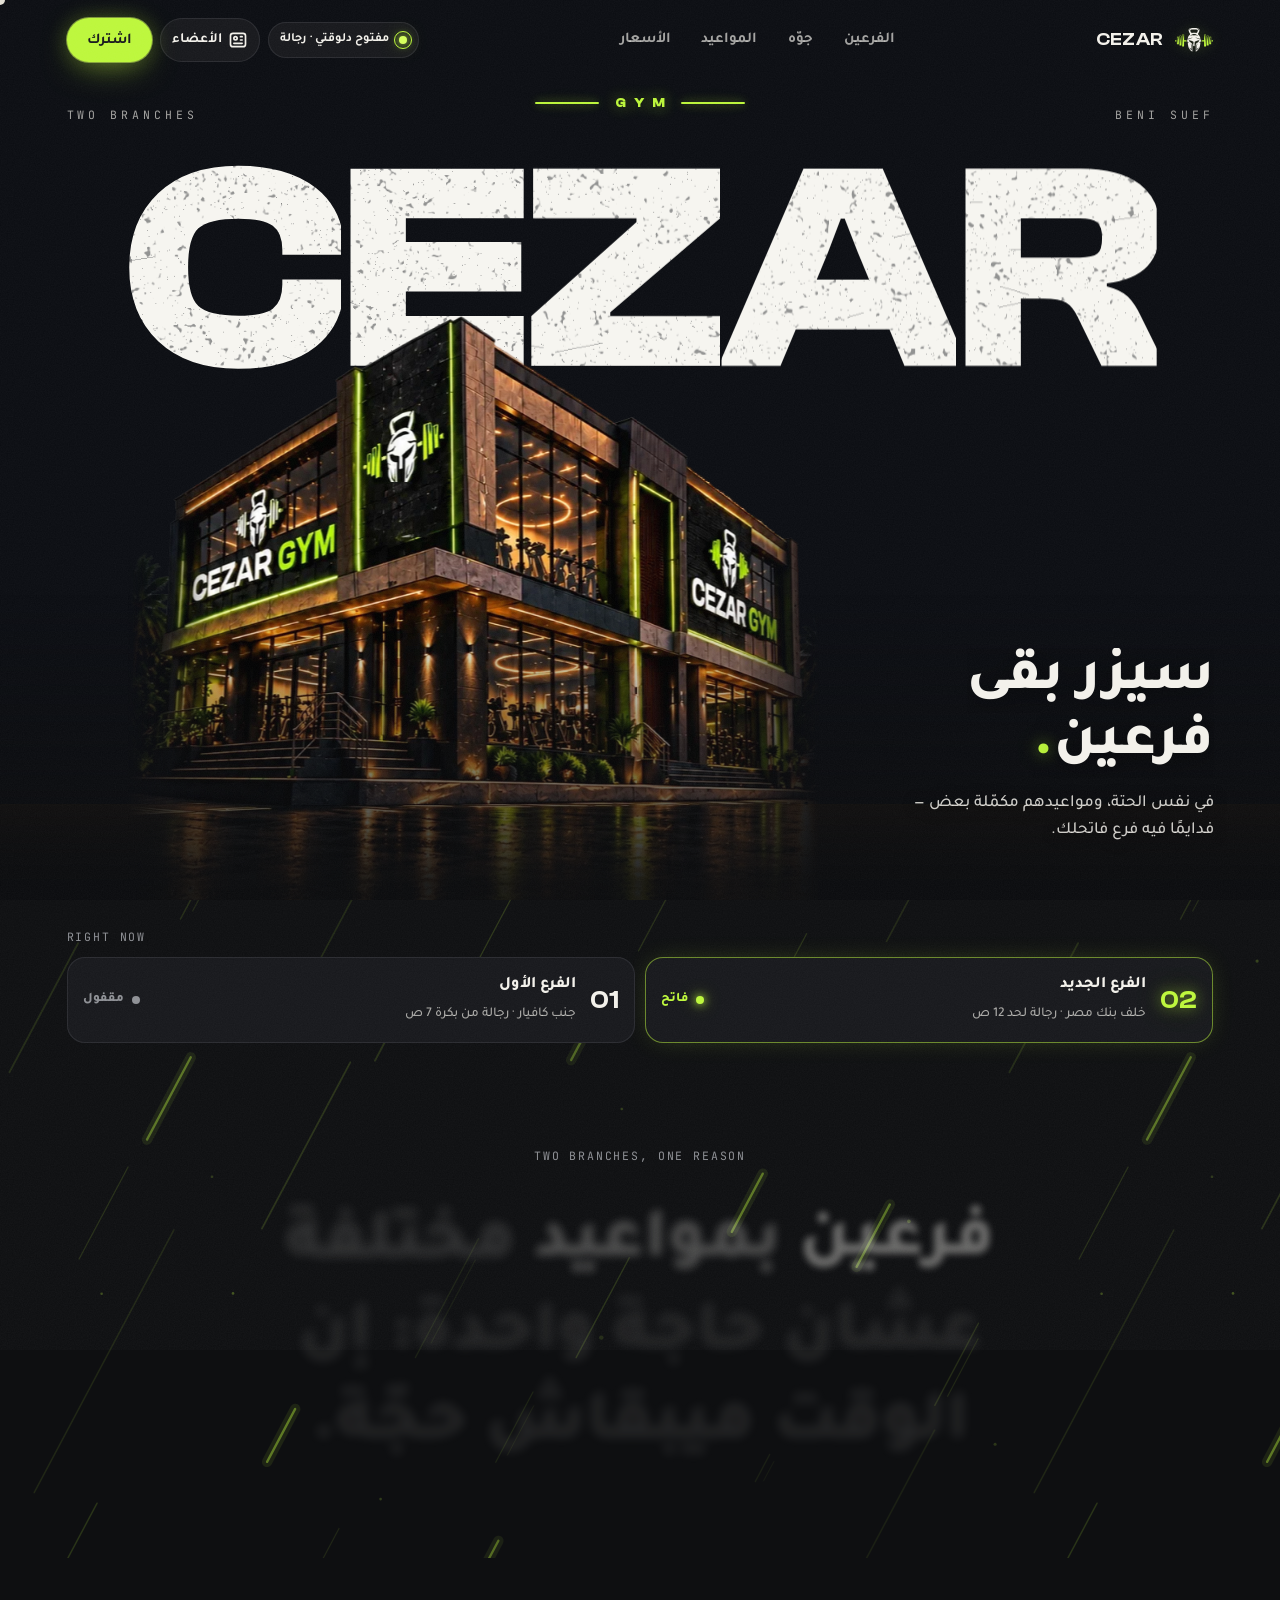
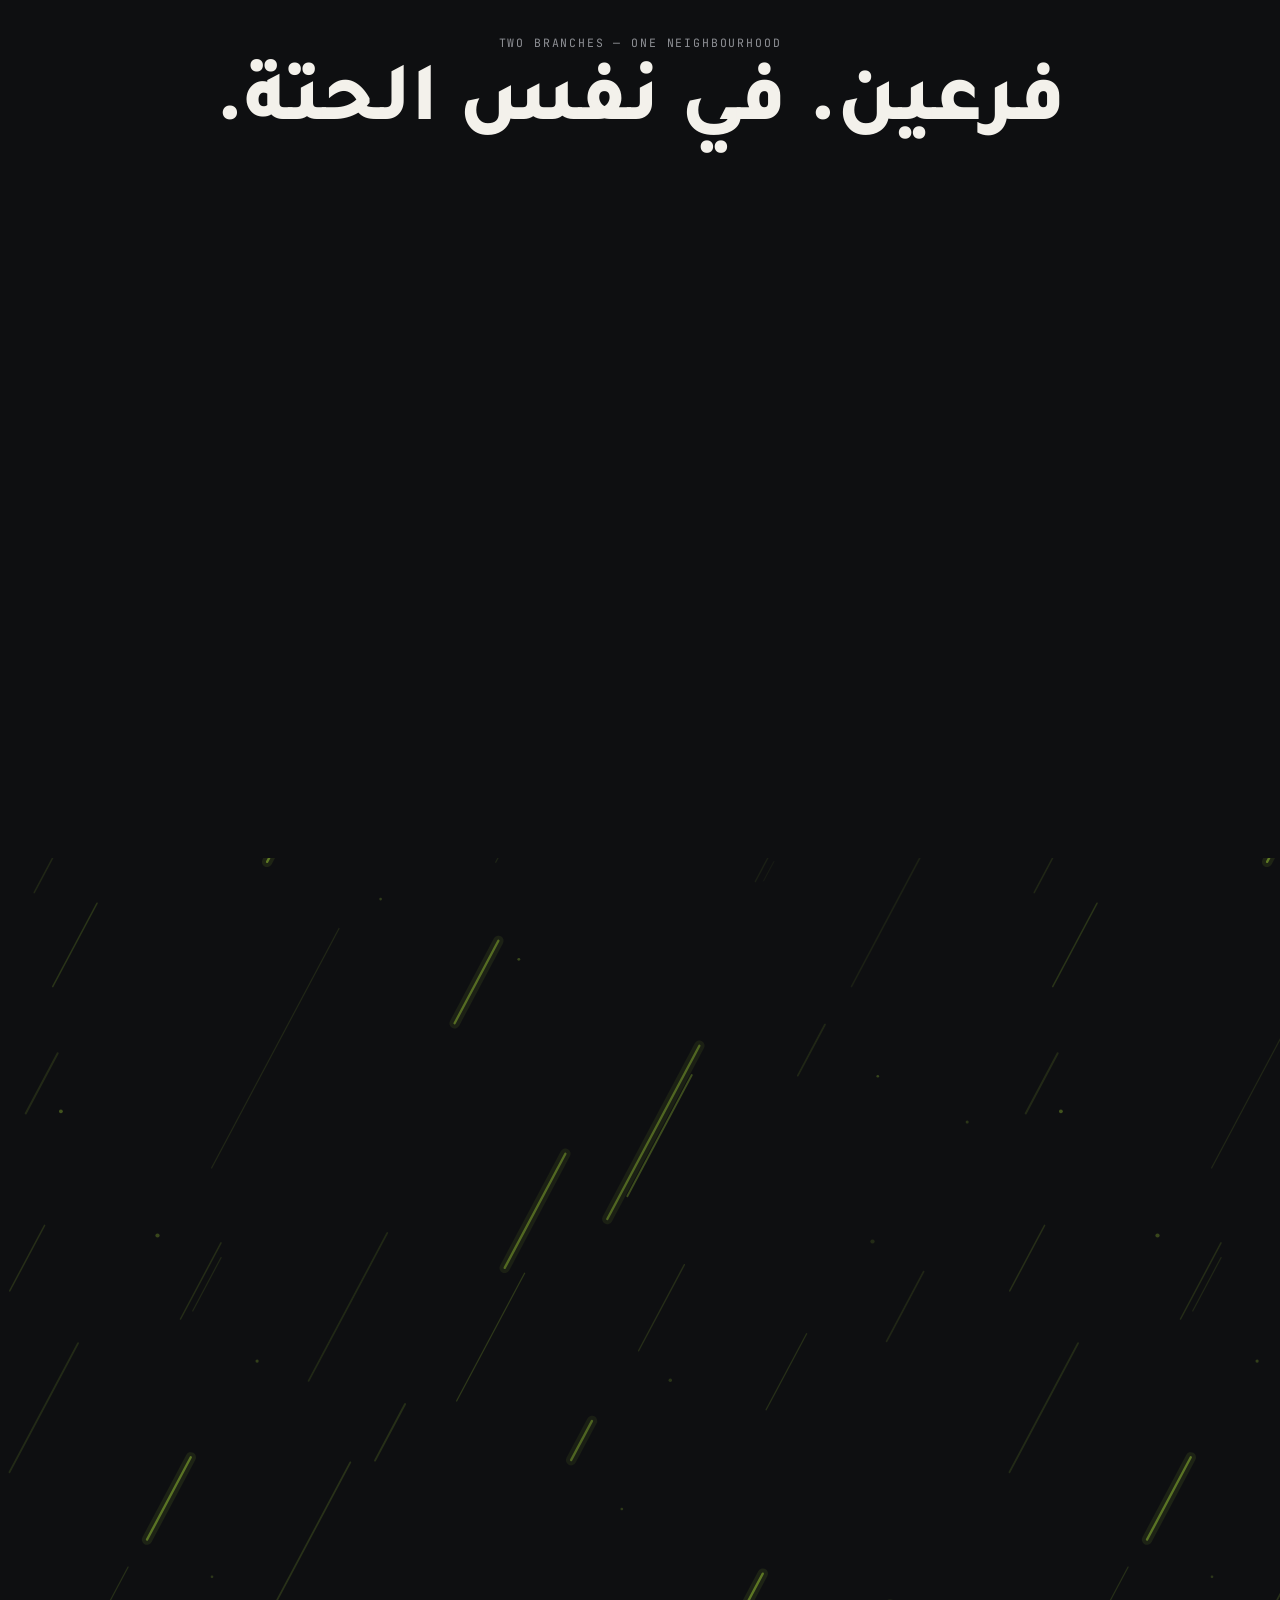
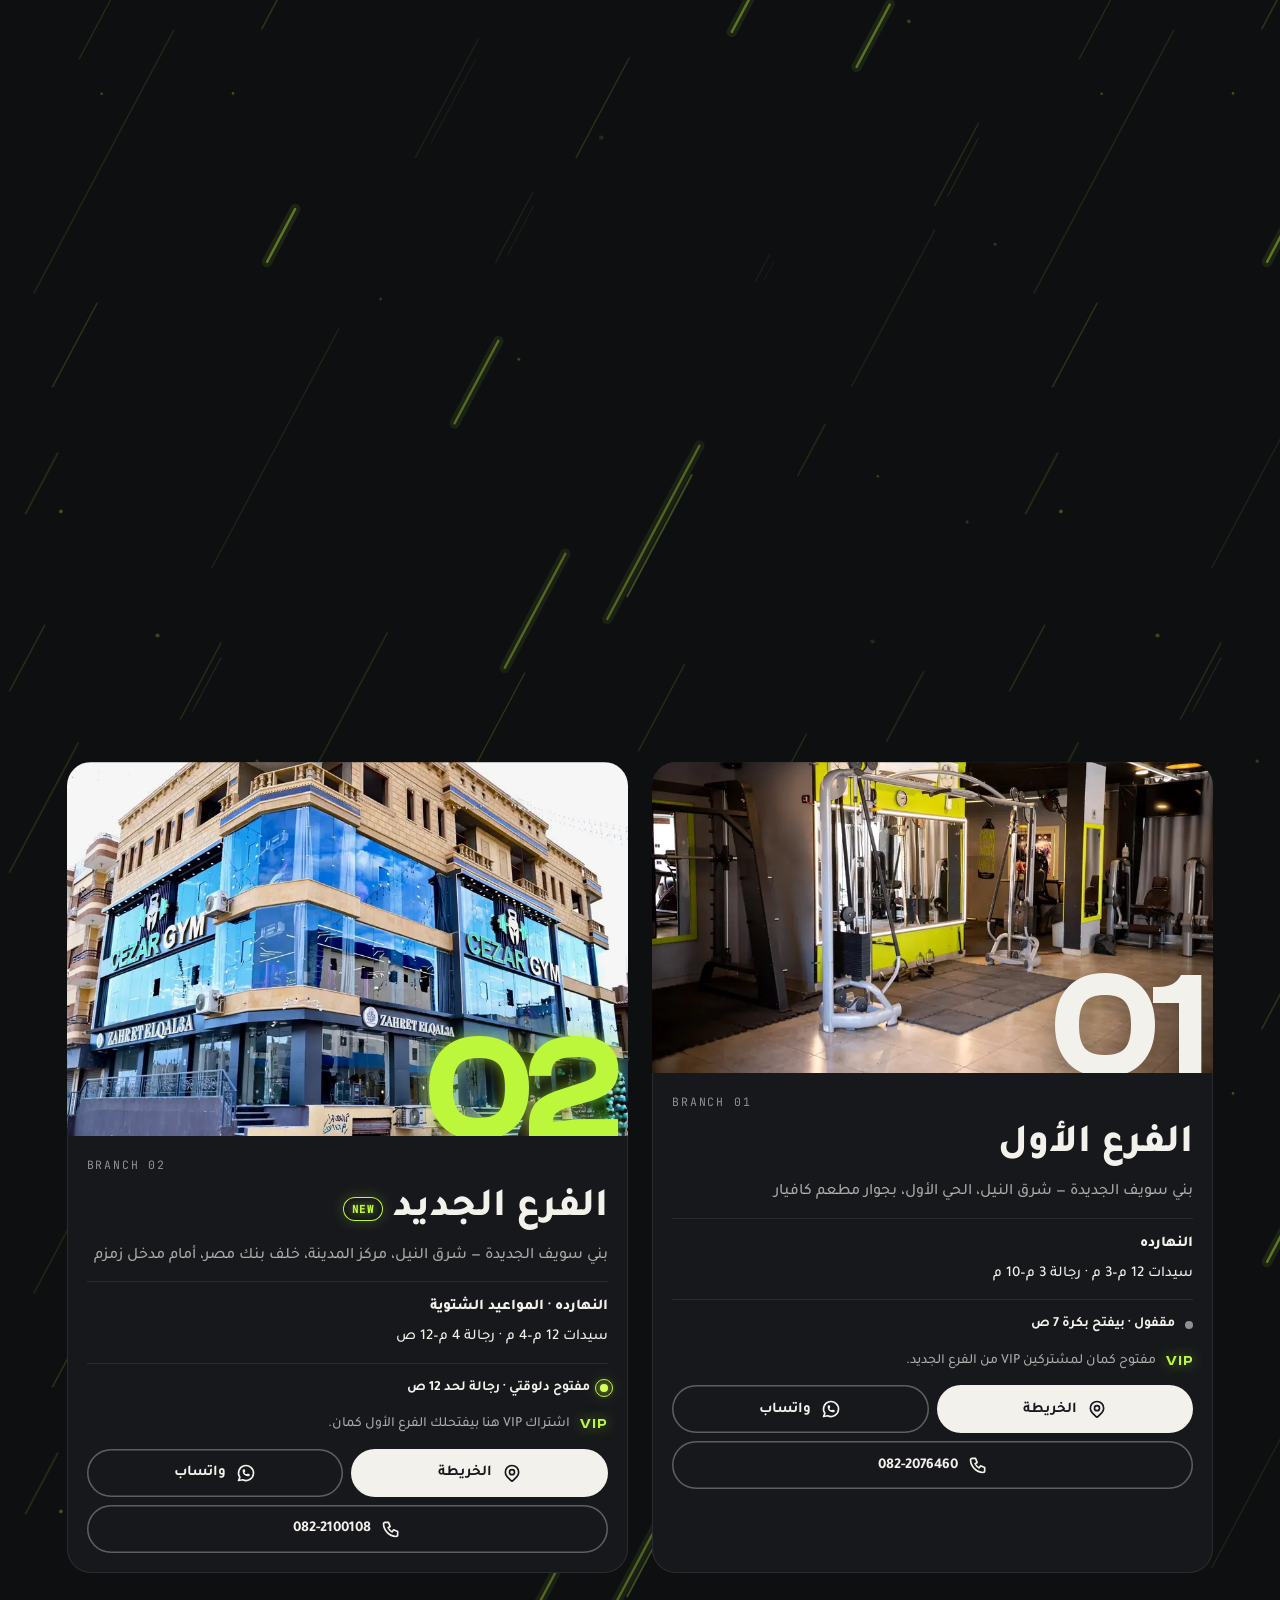
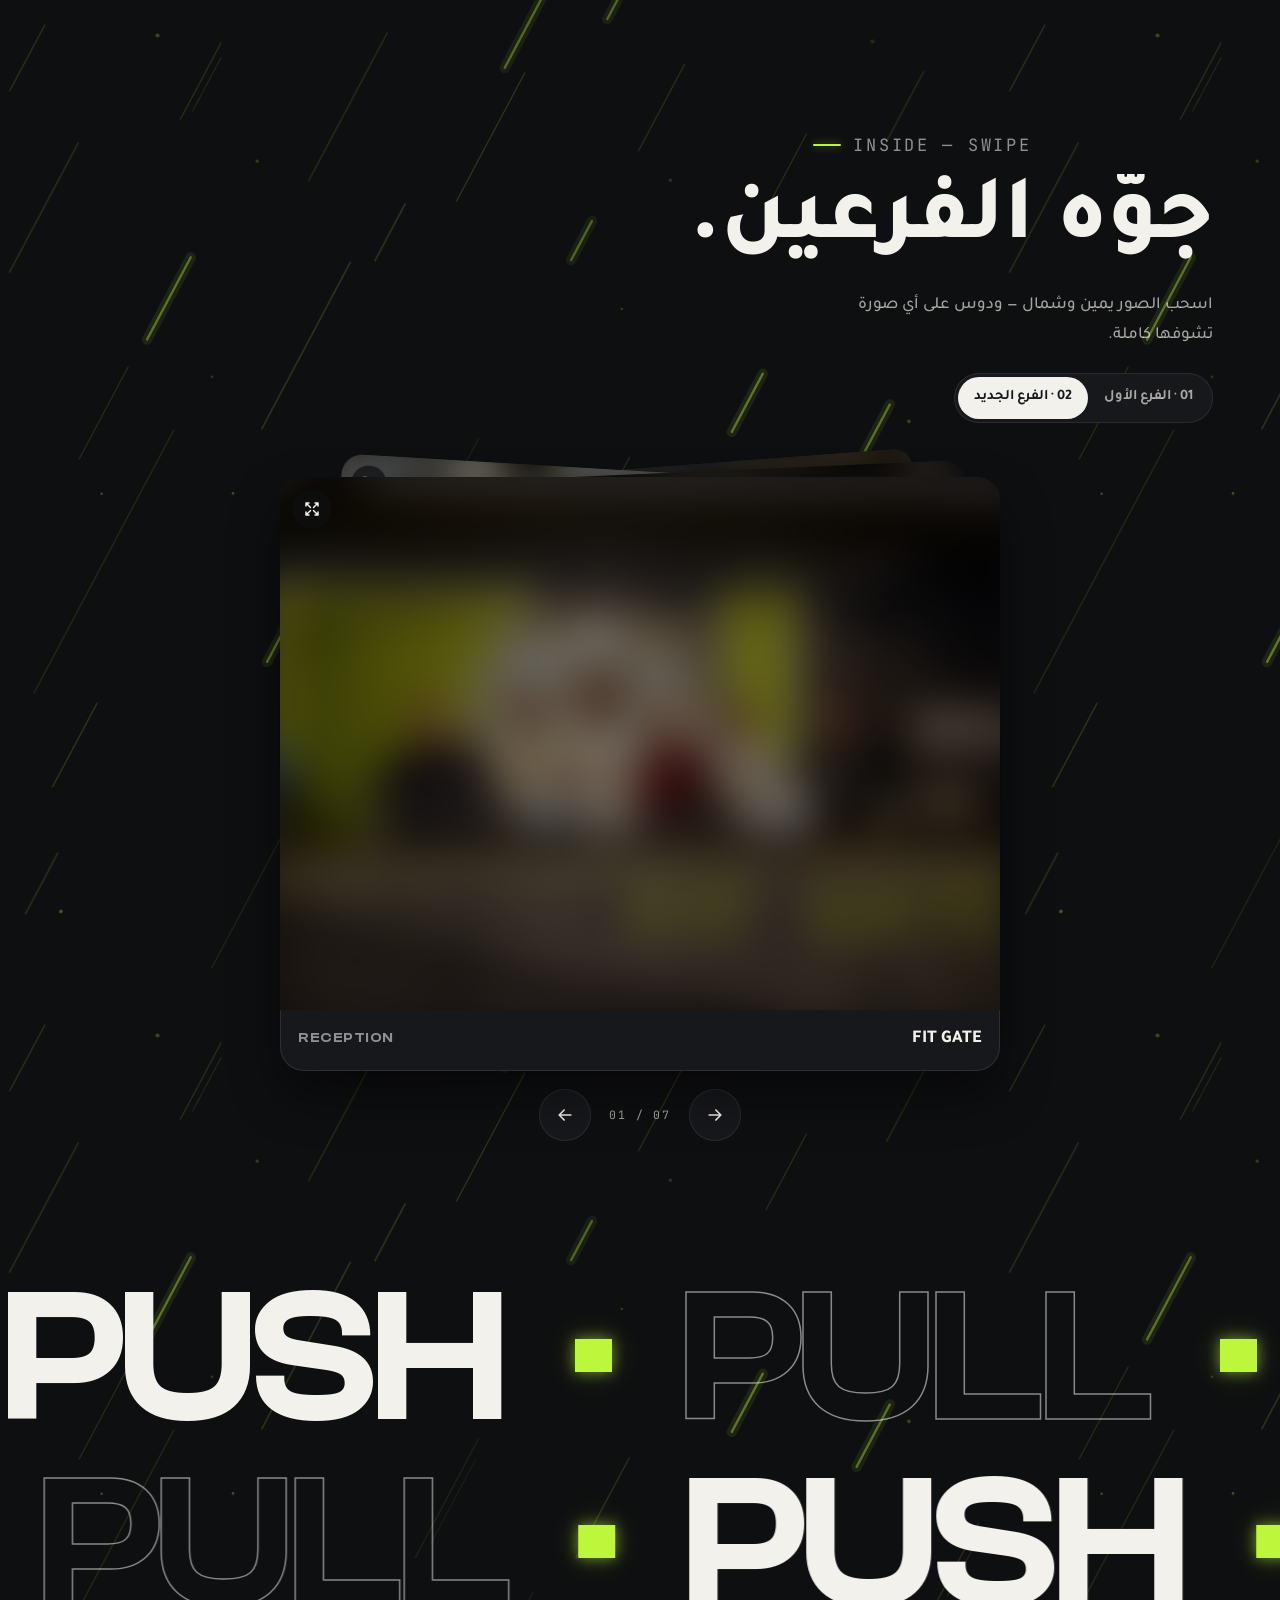
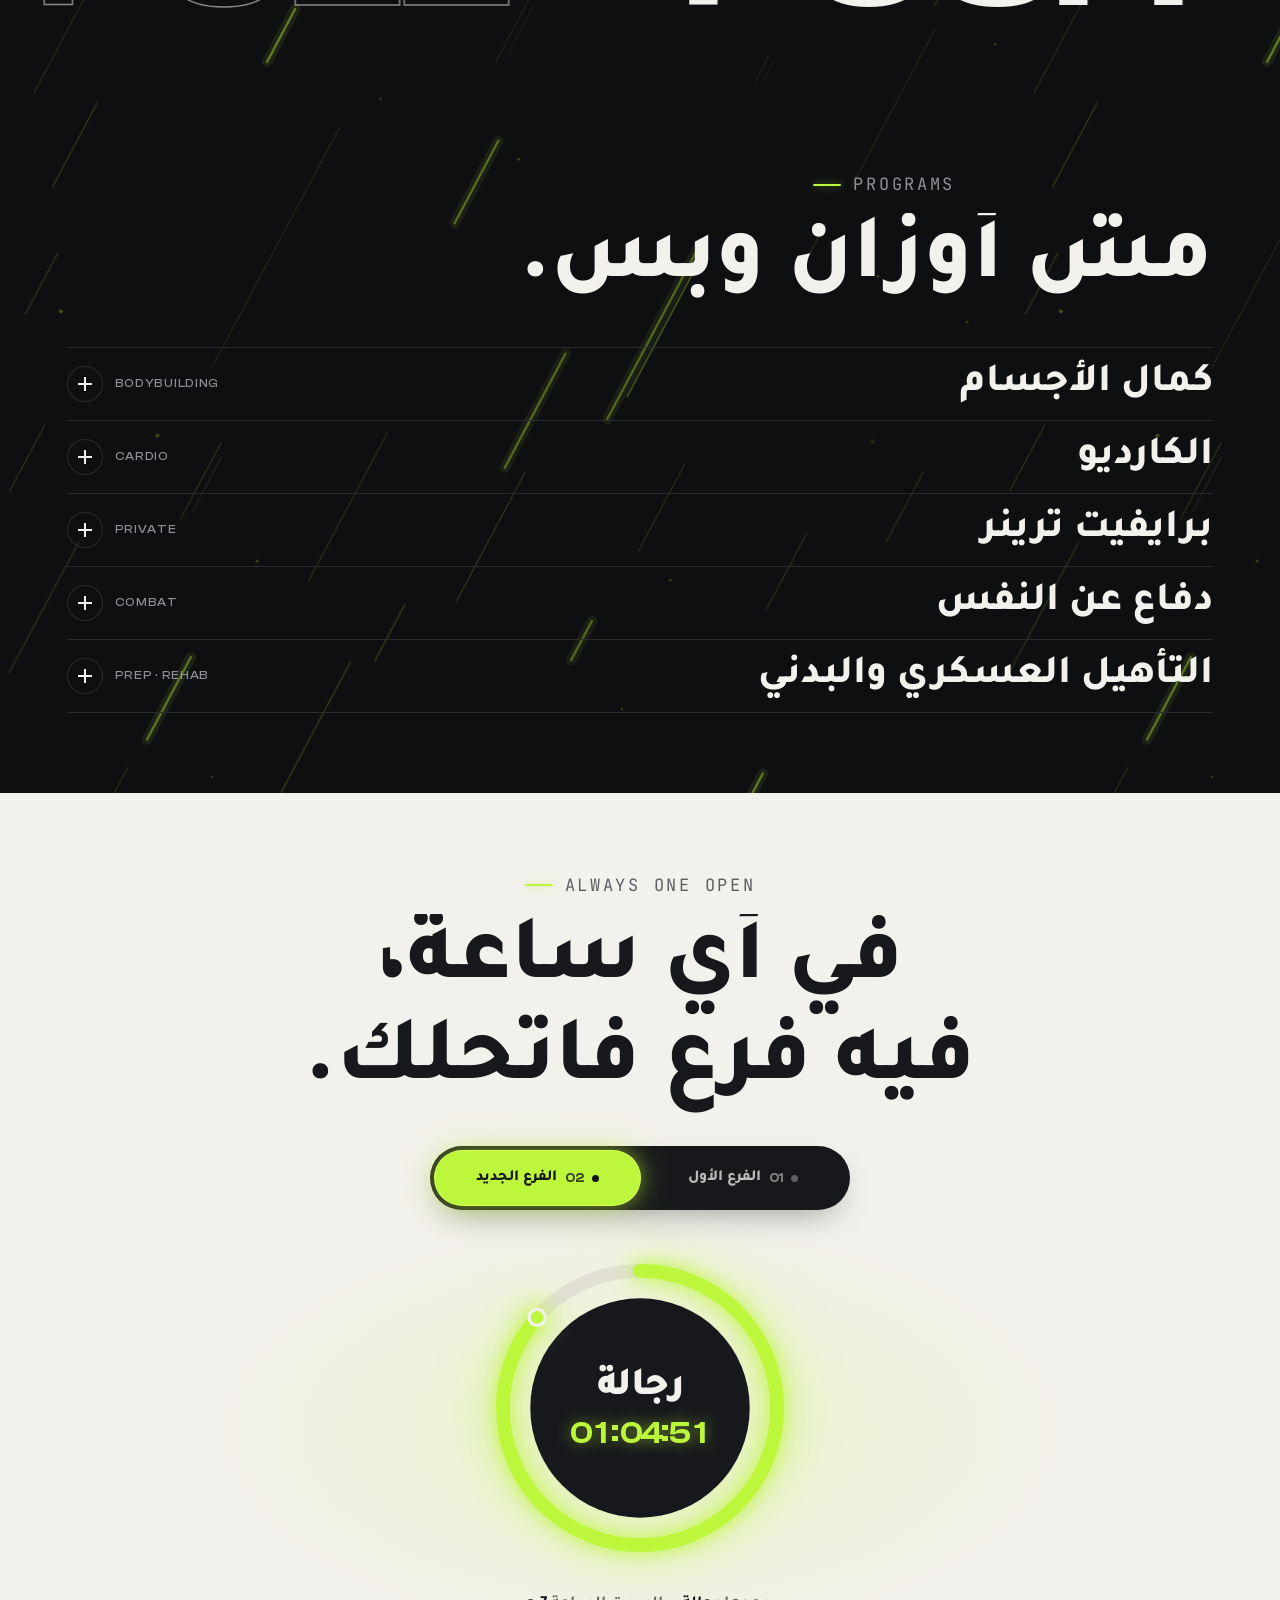
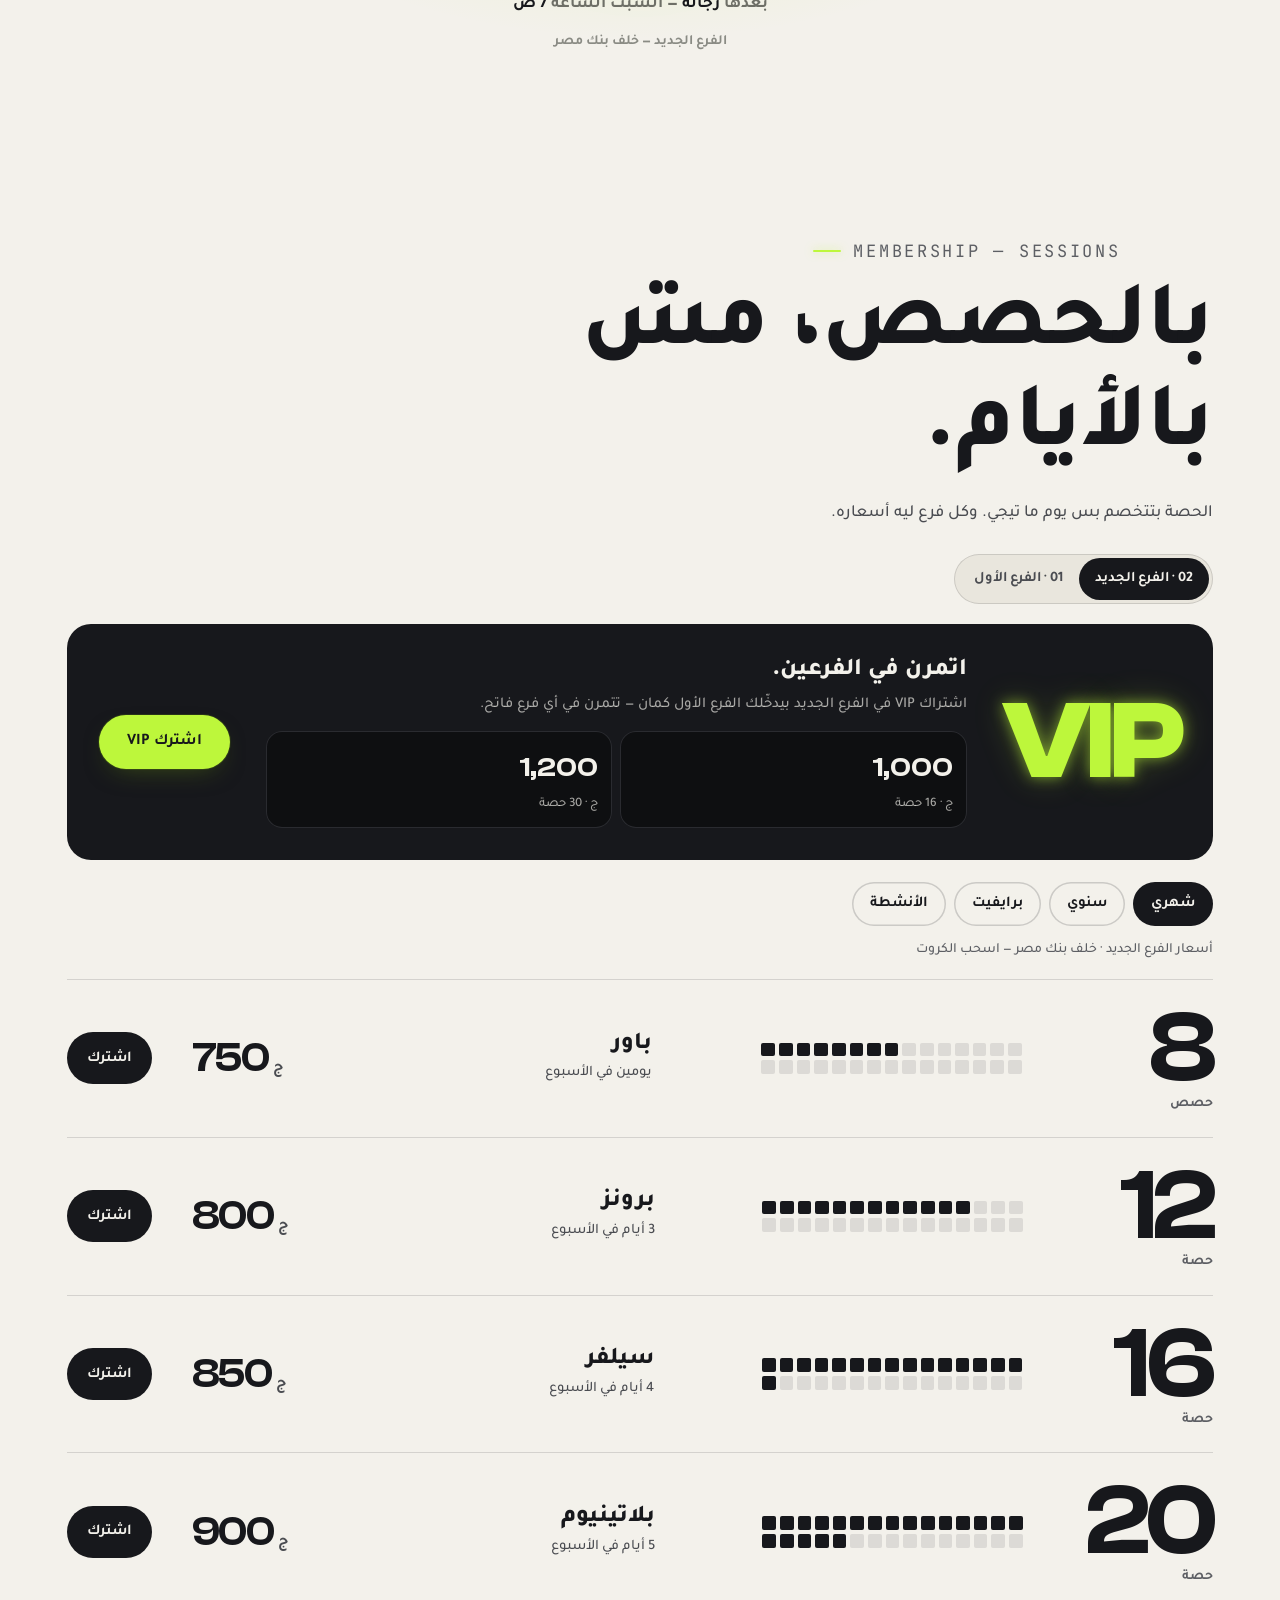
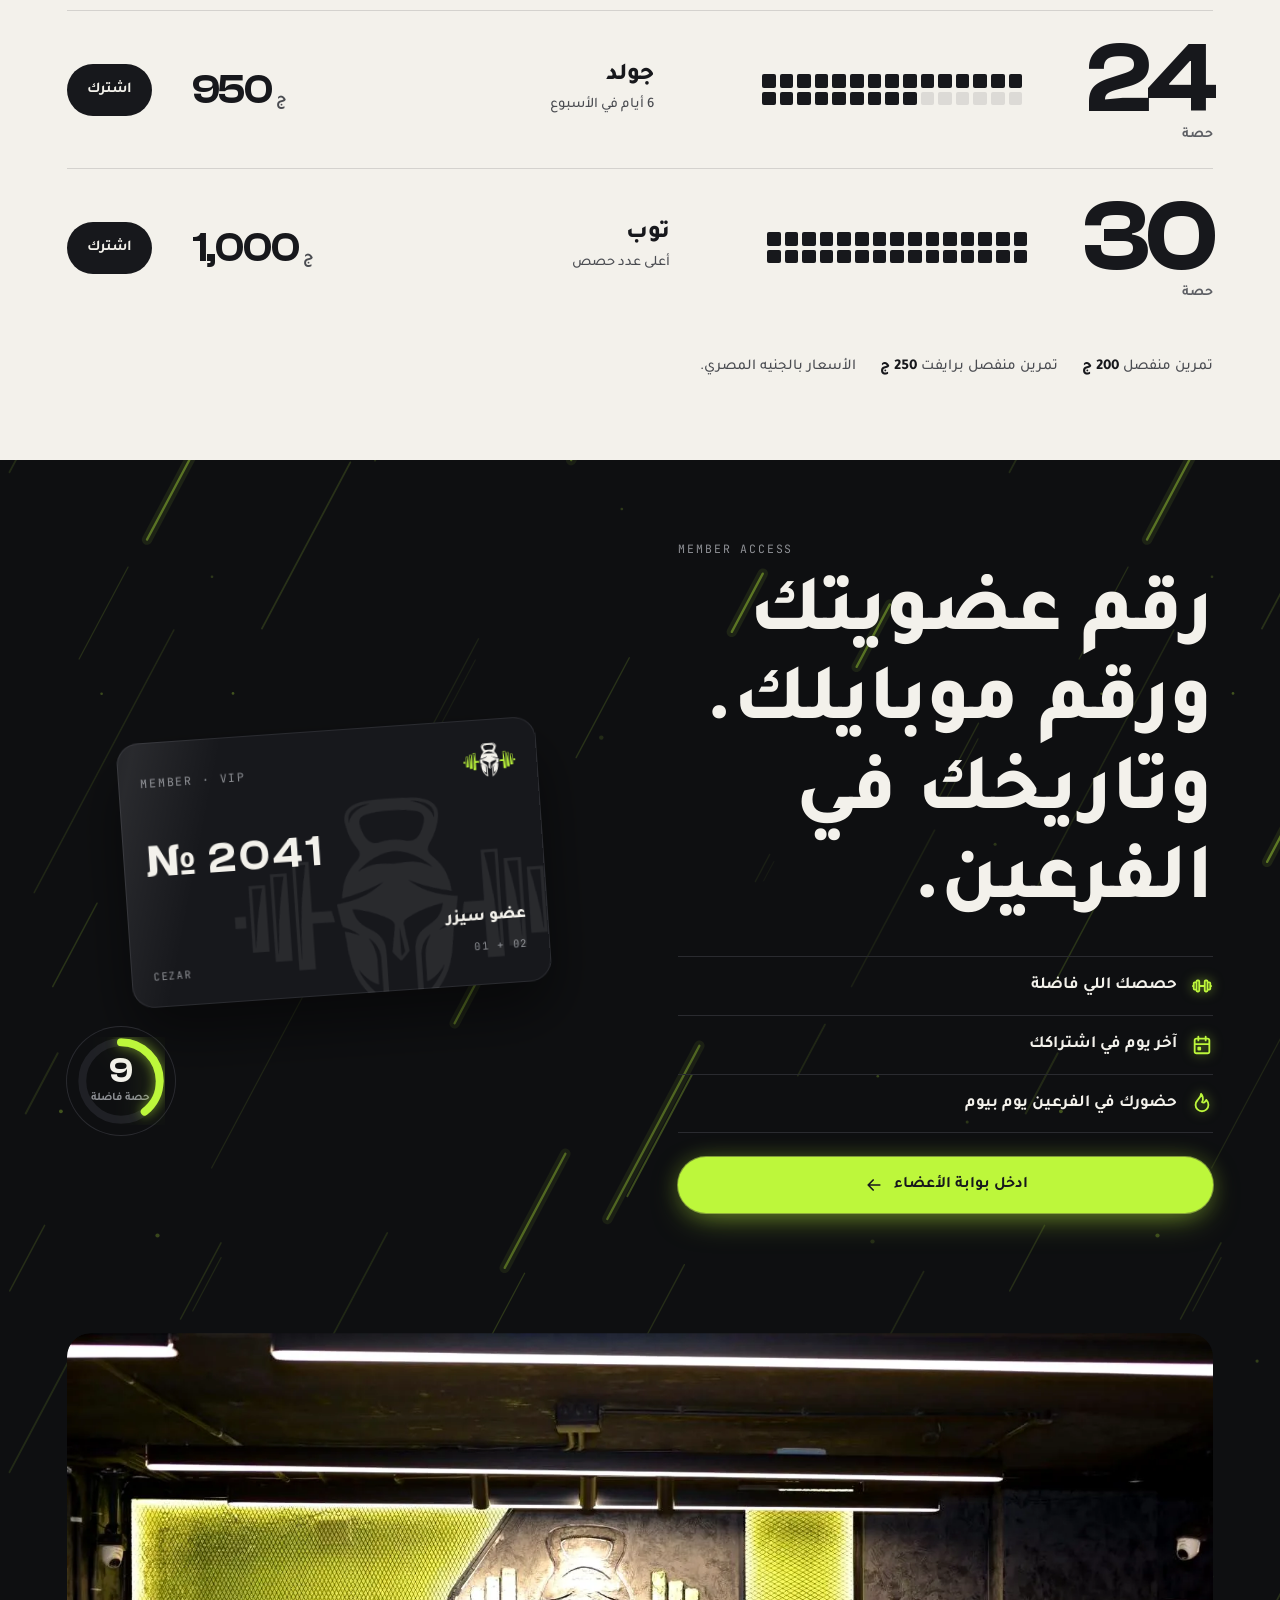
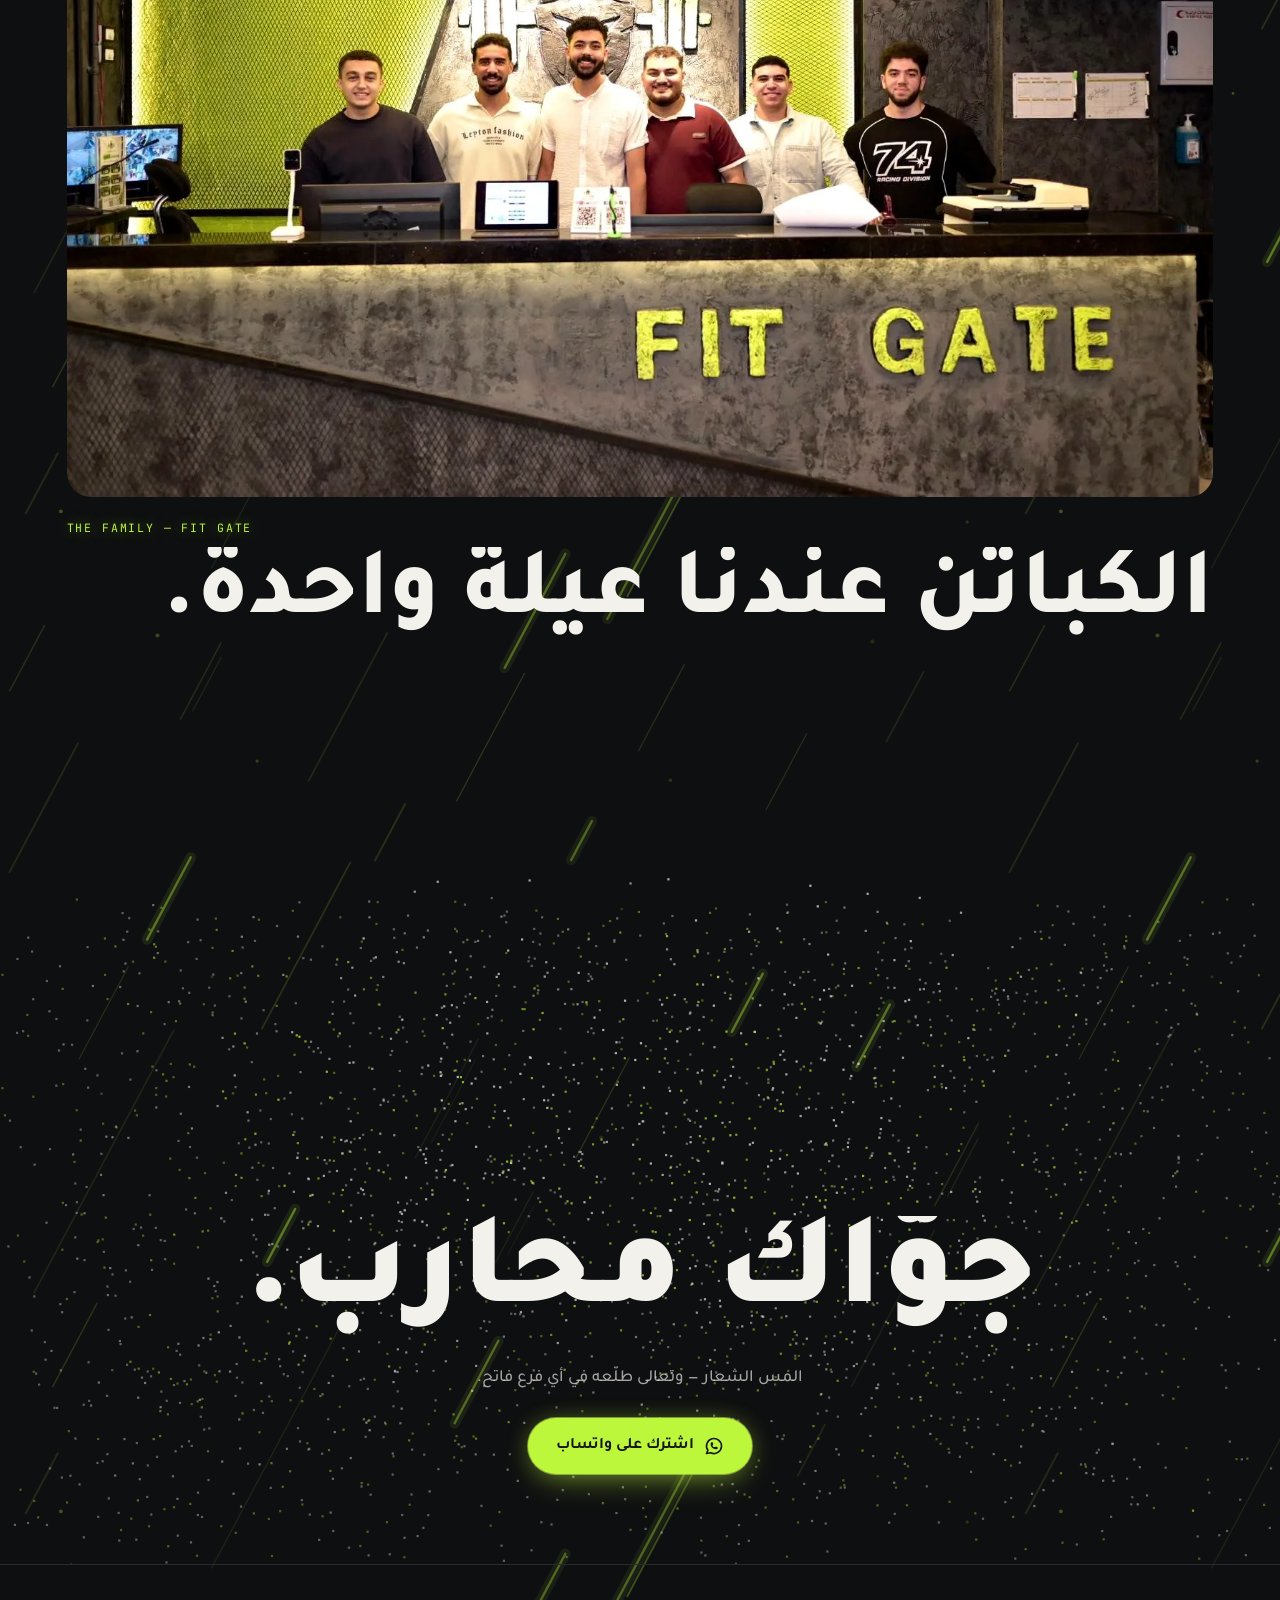
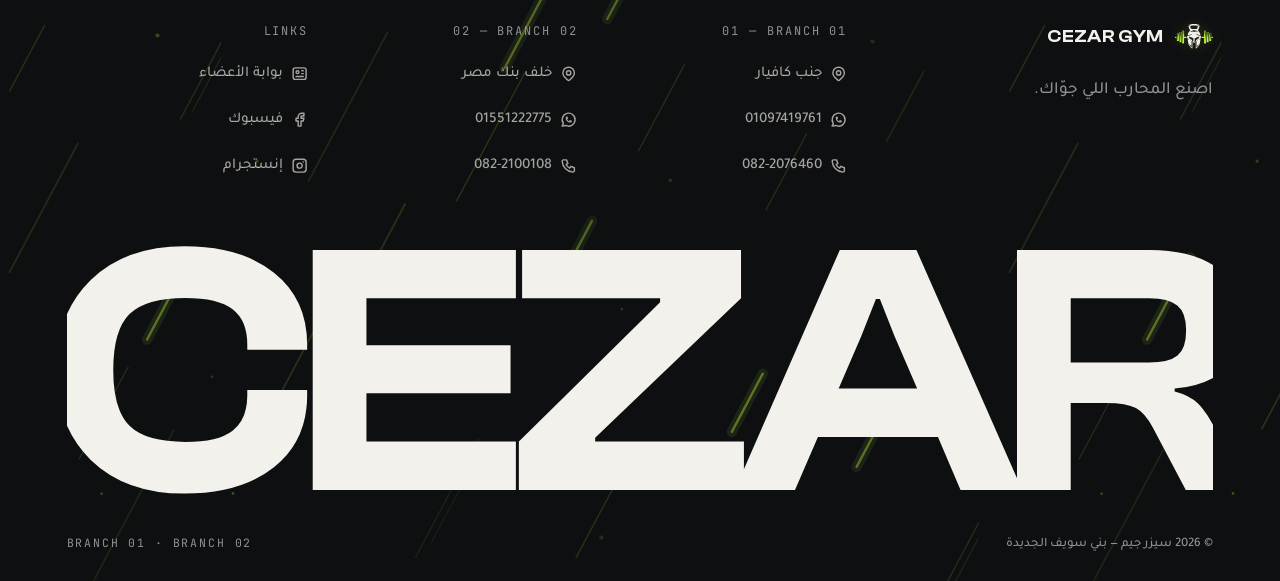
<file: index.html>
<!doctype html>
<html lang="ar" dir="rtl" class="intro">
<head>
<meta charset="utf-8">
<meta name="viewport" content="width=device-width, initial-scale=1, viewport-fit=cover">
<title>سيزر جيم — فرعين في بني سويف</title>
<meta name="description" content="سيزر جيم — فرعين قريبين في بني سويف الجديدة بمواعيد مختلفة، فدايمًا فيه فرع فاتح. باقات بالحصص، VIP للفرعين، وبوابة أعضاء.">
<meta name="theme-color" content="#0E0F11">
<meta property="og:title" content="سيزر جيم — فرعين، اسم واحد">
<meta property="og:description" content="فرعين في نفس الحتة — ومواعيدهم مكمّلة بعض.">
<meta property="og:image" content="https://cezar-gym.github.io/branches/assets/img/facade-corner.webp">
<meta property="og:url" content="https://cezar-gym.github.io/branches/">
<meta property="og:type" content="website">
<link rel="canonical" href="https://cezar-gym.github.io/branches/">
<link rel="icon" href="assets/img/emblem.svg" type="image/svg+xml">
<link rel="preload" href="assets/fonts/clash-600.woff2" as="font" type="font/woff2" crossorigin>
<link rel="preload" href="assets/fonts/tajawal-800-ar.woff2" as="font" type="font/woff2" crossorigin>
<link rel="preload" as="image" href="assets/img/hero-night.webp" imagesrcset="assets/img/hero-night@s.webp 640w, assets/img/hero-night.webp 852w" imagesizes="(min-width: 1000px) 54vw, 100vw" fetchpriority="high">
<link rel="preload" as="image" href="assets/img/hero-sky.webp" imagesrcset="assets/img/hero-sky@s.webp 640w, assets/img/hero-sky.webp 1080w" imagesizes="100vw" media="(max-width: 999px)">
<link rel="stylesheet" href="assets/css/base.css?v=24">
<link rel="stylesheet" href="assets/css/site.css?v=24">
<noscript><style>html.intro .loader{display:none}html.intro body{overflow:auto}[data-b],[data-reveal]{opacity:1!important}</style></noscript>
<script>
  try { if (sessionStorage.getItem('cz-intro') || matchMedia('(prefers-reduced-motion: reduce)').matches) document.documentElement.classList.remove('intro'); } catch (e) { document.documentElement.classList.remove('intro'); }
</script>
</head>
<body>

<!-- 0 · المقدمة -->
<div class="loader" aria-hidden="true">
  <div class="loader__box">
    <svg class="loader__em" viewBox="0 0 1980 1290" fill-rule="evenodd">
      <path class="em-lime" data-em="lime" d="M 374 351 C 373 353, 373 998, 375 1000 C 375 1001, 393 1001, 424 1001 C 468 1001, 473 1001, 473 999 C 474 999, 474 936, 474 861 C 474 753, 474 725, 475 725 C 484 725, 580 725, 592 726 C 610 726, 610 726, 608 719 C 607 715, 605 707, 603 696 C 602 693, 601 690, 601 689 C 600 688, 599 684, 599 681 C 596 661, 595 657, 592 657 C 590 656, 564 656, 532 656 C 500 656, 474 656, 474 655 C 474 655, 474 586, 474 503 L 474 350 424 350 C 385 350, 375 350, 374 351 M 1517 351 C 1516 352, 1516 420, 1516 503 C 1516 627, 1516 654, 1515 655 C 1514 656, 1496 656, 1454 656 C 1415 656, 1395 656, 1394 657 C 1394 658, 1393 660, 1393 662 C 1393 664, 1392 667, 1392 669 C 1391 671, 1390 673, 1390 675 C 1390 676, 1389 680, 1389 682 C 1388 685, 1387 689, 1387 691 C 1386 694, 1385 696, 1385 697 C 1384 697, 1384 699, 1384 701 C 1384 703, 1383 706, 1382 708 C 1382 711, 1381 714, 1381 715 C 1381 716, 1380 718, 1379 720 C 1377 725, 1379 726, 1385 726 C 1393 725, 1513 725, 1515 725 C 1516 726, 1516 755, 1516 862 C 1516 937, 1516 999, 1516 1000 C 1516 1001, 1527 1001, 1566 1001 L 1617 1001 1618 998 C 1618 997, 1618 851, 1618 673 L 1618 350 1568 350 C 1535 350, 1517 350, 1517 351 M 394 369 C 393 369, 392 935, 394 935 C 395 936, 395 935, 395 934 C 396 929, 399 879, 399 866 C 399 859, 399 851, 400 848 C 401 846, 401 833, 402 818 C 402 803, 403 785, 404 778 C 404 771, 405 756, 405 746 C 405 736, 406 725, 406 723 C 407 721, 408 710, 408 700 C 409 691, 409 680, 410 677 C 410 674, 411 667, 411 661 C 411 655, 412 648, 413 646 C 413 643, 414 637, 414 630 C 414 624, 415 617, 416 614 C 416 610, 417 604, 417 600 C 417 597, 417 592, 418 590 C 419 588, 419 582, 420 576 C 420 571, 421 565, 422 562 C 422 560, 423 555, 423 553 C 423 550, 424 545, 424 542 C 425 539, 426 534, 426 532 C 426 530, 427 525, 428 523 C 428 520, 429 515, 429 512 C 429 509, 430 505, 430 502 C 431 500, 432 496, 432 493 C 432 490, 433 485, 433 482 C 434 480, 435 475, 435 472 C 435 470, 436 465, 436 463 C 437 461, 438 457, 438 455 C 438 453, 439 449, 440 447 C 440 445, 441 441, 441 438 C 441 435, 442 431, 442 429 C 443 427, 444 424, 444 421 C 444 418, 445 414, 446 412 C 446 410, 447 405, 447 402 C 447 399, 448 395, 448 393 C 449 391, 450 388, 450 387 C 450 385, 451 382, 452 381 C 452 379, 453 375, 453 373 L 452 368 424 368 C 408 368, 395 368, 394 369 M 1537 369 C 1535 370, 1536 379, 1538 382 C 1538 383, 1539 387, 1539 389 C 1539 392, 1540 396, 1540 398 C 1541 400, 1542 404, 1542 406 C 1542 409, 1543 413, 1544 415 C 1544 417, 1545 421, 1545 424 C 1545 426, 1546 430, 1546 432 C 1547 434, 1548 437, 1548 440 C 1548 443, 1549 447, 1549 450 C 1550 452, 1551 457, 1551 460 C 1551 462, 1552 467, 1553 469 C 1553 472, 1554 476, 1554 479 C 1554 481, 1555 485, 1556 487 C 1556 489, 1557 494, 1557 496 C 1557 499, 1558 504, 1558 506 C 1559 508, 1560 513, 1560 516 C 1560 519, 1561 524, 1561 527 C 1562 529, 1563 534, 1563 537 C 1563 539, 1564 544, 1564 547 C 1565 551, 1566 556, 1566 559 C 1566 563, 1567 568, 1568 571 C 1568 574, 1569 579, 1569 582 C 1569 584, 1570 589, 1570 592 C 1571 596, 1572 601, 1572 605 C 1572 609, 1573 615, 1574 618 C 1574 622, 1575 628, 1575 632 C 1575 635, 1576 641, 1577 644 C 1577 648, 1578 656, 1578 662 C 1578 667, 1579 676, 1580 681 C 1580 686, 1581 695, 1581 702 C 1581 708, 1582 715, 1582 718 C 1583 722, 1583 733, 1584 742 C 1584 752, 1585 766, 1586 774 C 1587 789, 1589 816, 1590 851 C 1591 866, 1591 880, 1592 884 C 1593 887, 1593 895, 1593 903 C 1593 915, 1594 931, 1596 937 C 1597 941, 1598 939, 1598 930 C 1599 916, 1600 371, 1599 369 C 1598 368, 1538 367, 1537 369 M 237 411 C 235 413, 235 939, 237 939 C 239 940, 336 940, 336 939 C 337 939, 337 820, 337 675 C 337 464, 337 411, 336 411 C 335 410, 313 410, 286 410 C 247 410, 238 410, 237 411 M 1653 411 C 1652 412, 1651 938, 1653 939 C 1653 940, 1676 940, 1704 940 L 1754 940 1755 676 C 1755 429, 1755 412, 1753 411 C 1751 410, 1655 409, 1653 411 M 256 429 C 255 431, 256 888, 257 889 C 258 889, 261 866, 261 846 C 262 838, 262 830, 263 828 C 264 825, 264 819, 264 812 C 264 806, 265 798, 265 794 C 266 791, 266 779, 267 769 C 268 759, 268 749, 269 748 C 270 746, 270 741, 270 736 C 270 731, 271 723, 271 718 C 272 714, 272 705, 273 698 C 274 691, 274 684, 275 683 C 276 682, 276 678, 276 675 C 276 671, 277 666, 277 662 C 278 658, 279 651, 280 644 C 282 624, 283 618, 284 612 C 285 610, 286 604, 286 600 C 287 592, 289 581, 290 575 C 291 572, 292 566, 292 562 C 293 553, 295 542, 297 534 C 297 531, 298 526, 298 524 C 298 522, 299 518, 300 516 C 300 514, 301 510, 301 508 C 301 505, 302 501, 302 499 C 303 497, 304 493, 304 491 C 304 489, 305 486, 306 484 C 306 482, 307 479, 307 477 C 307 475, 308 472, 308 470 C 309 469, 310 465, 310 462 C 310 458, 311 453, 312 451 C 312 448, 314 444, 314 441 C 316 434, 316 430, 315 430 C 314 429, 257 428, 256 429 M 1673 429 C 1672 430, 1672 432, 1673 438 C 1674 442, 1675 448, 1676 451 C 1676 454, 1677 458, 1678 459 C 1678 460, 1679 463, 1679 465 C 1679 467, 1680 471, 1680 473 C 1681 475, 1682 477, 1682 479 C 1682 480, 1683 484, 1683 487 C 1686 496, 1690 516, 1691 525 C 1692 529, 1692 533, 1693 534 C 1693 536, 1694 541, 1695 544 C 1696 548, 1697 555, 1698 560 C 1701 579, 1704 599, 1706 610 C 1707 615, 1708 621, 1708 623 C 1709 625, 1709 632, 1710 638 C 1710 644, 1711 649, 1711 650 C 1712 650, 1712 656, 1713 662 C 1714 675, 1716 689, 1717 697 C 1718 703, 1719 709, 1721 735 C 1722 742, 1723 753, 1723 759 C 1724 765, 1725 778, 1725 788 C 1726 798, 1726 810, 1727 814 C 1727 817, 1728 825, 1728 830 C 1728 840, 1731 875, 1732 878 C 1732 879, 1732 879, 1733 878 C 1734 877, 1735 792, 1736 593 C 1736 450, 1736 430, 1735 429 C 1733 429, 1674 428, 1673 429 M 103 473 C 102 475, 101 873, 103 875 C 103 876, 123 876, 152 876 C 191 876, 201 876, 202 875 C 203 873, 202 475, 201 473 C 199 471, 105 471, 103 473 M 1788 473 C 1786 475, 1787 870, 1788 872 C 1790 874, 1886 874, 1886 872 C 1887 870, 1886 474, 1885 473 C 1885 472, 1867 472, 1837 472 C 1797 472, 1789 472, 1788 473 M 124 492 C 122 493, 122 505, 122 660 C 122 752, 122 831, 121 836 C 121 844, 122 848, 124 845 C 125 843, 127 832, 128 819 C 128 813, 129 807, 130 805 C 131 803, 131 798, 131 795 C 131 791, 132 785, 132 781 C 133 777, 134 772, 134 768 C 134 764, 134 760, 135 758 C 136 756, 137 750, 137 746 C 138 733, 140 720, 142 710 C 142 705, 143 699, 143 697 C 143 694, 144 690, 144 687 C 145 685, 146 680, 146 678 C 146 676, 146 672, 147 670 C 148 668, 149 663, 149 659 C 150 655, 150 649, 151 647 C 151 645, 152 640, 153 636 C 154 632, 155 626, 156 622 C 158 610, 160 601, 161 594 C 164 579, 166 571, 167 568 C 167 565, 168 562, 168 560 C 168 558, 168 555, 169 554 C 170 553, 170 549, 171 546 C 171 542, 172 538, 173 537 C 173 536, 174 533, 174 531 C 174 530, 175 527, 176 525 C 176 523, 177 520, 177 518 C 177 517, 178 514, 178 512 C 179 509, 180 506, 180 504 C 180 502, 181 500, 182 498 C 182 496, 183 494, 182 493 C 182 491, 181 491, 154 491 C 137 491, 125 491, 124 492 M 1806 493 C 1806 495, 1808 505, 1810 516 C 1812 521, 1814 529, 1815 537 C 1816 541, 1816 545, 1817 546 C 1817 548, 1818 552, 1819 555 C 1821 567, 1823 575, 1824 583 C 1825 588, 1826 592, 1826 593 C 1827 593, 1827 597, 1828 600 C 1830 611, 1832 622, 1833 626 C 1834 628, 1834 631, 1834 634 C 1834 636, 1834 639, 1835 640 C 1836 641, 1837 645, 1837 649 C 1838 656, 1839 663, 1842 673 C 1842 676, 1843 681, 1843 683 C 1843 686, 1844 690, 1844 692 C 1845 694, 1846 698, 1846 701 C 1846 703, 1847 708, 1848 711 C 1848 715, 1849 719, 1849 721 C 1849 723, 1850 727, 1850 731 C 1851 735, 1852 740, 1852 743 C 1852 746, 1853 751, 1854 754 C 1854 757, 1855 762, 1855 765 C 1855 768, 1856 774, 1857 778 C 1857 783, 1858 789, 1858 793 C 1858 796, 1859 802, 1859 806 C 1860 809, 1861 818, 1862 826 C 1862 838, 1864 845, 1866 843 C 1867 843, 1867 772, 1867 667 L 1866 492 1837 491 C 1807 491, 1807 491, 1806 493 M 8 655 C 7 656, 7 662, 7 690 C 7 709, 7 725, 8 725 C 9 726, 70 727, 72 726 C 73 725, 73 717, 73 690 C 73 664, 73 656, 72 655 C 70 654, 10 654, 8 655 M 1913 655 C 1911 656, 1911 723, 1913 725 C 1915 727, 1975 727, 1977 725 C 1978 723, 1978 659, 1977 657 C 1976 655, 1973 655, 1945 655 C 1928 654, 1914 655, 1913 655"/>
      <path class="em-helm" data-em="helm" d="M 899 4 C 894 4, 883 5, 875 5 C 867 6, 857 7, 854 8 C 850 8, 844 9, 840 9 C 836 9, 831 10, 828 10 C 826 11, 821 12, 819 12 C 817 12, 813 13, 812 14 C 811 14, 808 15, 805 15 C 803 15, 801 16, 799 16 C 798 17, 796 18, 794 18 C 793 18, 790 19, 789 20 C 788 20, 786 21, 784 21 C 783 21, 781 22, 779 22 C 777 24, 772 26, 765 29 C 763 30, 761 31, 760 31 C 759 32, 758 32, 757 33 C 752 35, 736 47, 731 53 C 726 58, 717 71, 717 73 C 717 74, 717 75, 716 76 C 714 78, 712 86, 709 102 C 708 110, 708 128, 710 132 C 711 136, 713 144, 714 155 C 714 159, 715 163, 716 163 C 717 164, 717 166, 717 167 C 717 171, 725 198, 729 206 C 729 207, 730 209, 730 210 C 730 210, 731 212, 731 214 C 732 215, 733 217, 733 219 C 733 220, 734 221, 734 222 C 735 223, 736 224, 736 224 C 736 225, 737 228, 738 230 C 740 233, 741 235, 742 236 C 742 237, 743 238, 743 239 C 744 240, 744 241, 745 242 C 747 248, 760 271, 766 279 C 773 289, 776 294, 781 303 C 785 312, 785 312, 785 323 L 785 333 779 345 C 774 356, 773 356, 756 374 C 746 384, 737 395, 735 397 C 733 399, 731 402, 730 403 C 729 404, 726 407, 724 411 C 722 414, 719 417, 718 417 C 718 418, 717 419, 717 419 C 717 420, 714 424, 711 429 C 708 434, 705 439, 705 440 C 705 440, 705 441, 704 441 C 703 441, 691 464, 688 472 C 687 474, 686 477, 685 478 C 685 480, 684 482, 684 483 C 684 484, 683 485, 682 486 C 682 487, 681 488, 681 490 C 681 491, 680 493, 680 495 C 679 496, 678 498, 678 500 C 678 501, 677 504, 676 505 C 676 506, 675 509, 675 511 C 675 513, 674 515, 674 516 C 673 516, 672 520, 672 523 C 671 526, 671 531, 670 533 C 667 544, 667 547, 666 552 C 666 556, 665 559, 664 561 C 664 562, 663 566, 663 570 C 663 573, 663 578, 662 580 C 660 585, 662 586, 670 585 C 674 584, 677 583, 678 583 C 681 582, 687 580, 694 579 C 696 578, 700 577, 702 577 C 704 576, 707 575, 710 575 C 715 574, 722 572, 726 571 C 727 570, 730 570, 732 569 C 734 569, 737 568, 739 567 C 740 567, 743 566, 744 566 C 746 566, 748 565, 750 565 C 751 564, 754 563, 755 563 C 756 563, 759 562, 760 562 C 761 561, 764 560, 765 560 C 767 560, 769 559, 771 559 C 777 556, 781 555, 786 554 C 788 554, 791 553, 793 552 C 795 551, 798 550, 800 550 C 802 549, 805 548, 807 547 C 809 546, 812 545, 814 545 C 815 545, 818 544, 819 543 C 822 542, 837 536, 848 532 C 860 528, 864 526, 870 523 C 874 521, 878 520, 879 520 C 880 519, 883 518, 885 516 C 886 515, 888 514, 889 514 C 890 514, 892 513, 894 512 C 896 511, 900 510, 902 509 C 904 508, 907 506, 908 506 C 913 503, 913 507, 908 511 C 906 512, 902 515, 899 518 C 892 523, 863 543, 853 549 C 837 558, 799 578, 796 578 C 796 578, 794 579, 793 579 C 791 580, 787 582, 784 583 C 780 584, 776 586, 774 587 C 773 587, 771 588, 770 588 C 769 588, 767 589, 765 589 C 760 592, 755 594, 753 594 C 752 594, 750 595, 748 595 C 747 596, 745 597, 743 597 C 742 597, 740 598, 738 598 C 736 599, 733 600, 731 600 C 730 600, 727 601, 725 601 C 724 602, 721 603, 719 603 C 718 603, 715 604, 713 604 C 711 605, 708 606, 706 606 C 704 606, 701 607, 699 607 C 698 608, 694 609, 691 609 C 689 609, 685 610, 683 610 C 681 611, 677 612, 674 612 C 671 612, 667 613, 666 614 C 665 614, 661 615, 659 615 C 656 615, 652 616, 650 616 C 648 617, 643 618, 639 618 C 630 618, 630 618, 630 628 C 630 634, 631 638, 632 640 C 632 642, 633 647, 633 651 C 633 655, 634 660, 634 662 C 635 664, 636 669, 636 672 C 636 675, 637 679, 638 680 C 638 681, 639 684, 639 687 C 639 689, 640 692, 640 694 C 641 696, 642 701, 642 705 C 642 709, 643 713, 644 714 C 644 715, 645 718, 645 720 C 645 722, 646 725, 646 728 C 647 730, 648 733, 648 736 C 648 738, 649 741, 650 742 C 650 743, 651 746, 651 749 C 651 752, 652 753, 655 756 C 656 758, 659 760, 661 761 C 662 761, 665 762, 666 763 C 667 763, 671 765, 673 765 C 694 773, 715 785, 736 801 C 748 810, 751 813, 746 813 C 745 813, 743 812, 741 812 C 740 811, 737 809, 734 808 C 732 808, 729 806, 728 805 C 726 805, 724 804, 723 804 C 722 804, 720 803, 719 803 C 717 802, 715 801, 713 800 C 711 800, 709 799, 708 799 C 705 797, 684 791, 682 791 C 681 791, 678 790, 676 790 C 670 788, 666 788, 664 790 C 663 791, 663 792, 664 797 C 665 800, 666 806, 666 810 C 666 814, 666 819, 667 821 C 668 823, 668 829, 669 835 C 669 841, 670 848, 670 852 C 671 855, 672 862, 672 869 C 673 875, 673 881, 674 882 C 675 884, 675 888, 675 892 C 675 896, 676 902, 676 905 C 677 907, 678 912, 678 915 C 678 917, 679 922, 680 924 C 680 926, 681 930, 681 933 C 681 936, 682 940, 682 942 C 683 944, 684 949, 684 951 C 684 954, 685 958, 686 959 C 686 960, 687 963, 687 966 C 687 968, 688 972, 688 974 C 689 976, 690 979, 690 980 C 690 982, 691 985, 692 986 C 692 987, 693 990, 693 992 C 693 994, 694 998, 694 1000 C 695 1002, 696 1004, 696 1006 C 696 1007, 697 1009, 697 1011 C 698 1012, 699 1014, 699 1015 C 699 1016, 700 1019, 701 1020 C 701 1022, 702 1024, 702 1025 C 702 1027, 703 1028, 703 1030 C 704 1031, 705 1032, 705 1034 C 705 1036, 707 1040, 710 1046 C 710 1048, 711 1050, 711 1051 C 711 1052, 712 1053, 712 1055 C 713 1056, 714 1059, 715 1061 C 718 1068, 731 1094, 734 1098 C 742 1112, 752 1127, 755 1131 C 756 1132, 758 1135, 761 1139 C 778 1162, 792 1178, 816 1203 C 837 1223, 850 1236, 855 1239 C 857 1240, 860 1242, 862 1244 C 864 1246, 868 1250, 872 1252 C 875 1255, 879 1258, 881 1260 C 882 1261, 885 1263, 887 1264 C 889 1265, 891 1267, 891 1267 C 893 1269, 905 1278, 906 1278 C 906 1277, 906 1196, 906 1096 C 906 928, 906 915, 905 906 C 904 902, 903 895, 903 892 C 903 890, 902 887, 901 886 C 901 884, 900 882, 900 880 C 900 878, 899 876, 898 875 C 898 874, 897 873, 897 871 C 897 870, 896 868, 896 866 C 895 865, 894 864, 894 863 C 894 861, 892 858, 890 853 C 889 852, 889 851, 888 850 C 888 848, 886 846, 885 844 C 883 842, 882 840, 882 839 C 882 839, 880 836, 877 832 C 869 822, 858 811, 846 802 C 841 798, 835 794, 834 793 C 833 792, 831 791, 831 791 C 830 791, 828 790, 827 789 C 825 788, 823 786, 822 786 C 796 771, 774 755, 763 744 C 749 729, 734 704, 728 686 C 727 683, 726 680, 726 678 C 725 677, 724 674, 724 672 C 723 670, 722 668, 722 668 C 722 667, 721 664, 720 661 L 720 655 724 655 C 726 656, 731 656, 736 657 C 740 657, 744 658, 745 659 C 746 659, 748 660, 751 660 C 753 660, 757 661, 758 662 C 759 662, 762 663, 765 663 C 767 663, 769 664, 771 664 C 772 665, 774 666, 776 666 C 779 666, 782 667, 783 668 C 784 668, 787 669, 789 669 C 791 669, 794 670, 796 670 C 798 671, 800 672, 802 672 C 803 672, 805 673, 807 673 C 808 674, 810 675, 812 675 C 813 675, 816 676, 817 676 C 818 677, 821 678, 822 678 C 823 678, 825 679, 826 680 C 828 680, 830 681, 831 681 C 832 681, 834 682, 836 682 C 837 683, 838 684, 839 684 C 840 684, 842 685, 843 686 C 845 686, 847 687, 848 687 C 849 687, 850 688, 852 688 C 853 689, 854 690, 855 690 C 856 690, 858 691, 860 691 C 863 693, 868 695, 875 698 C 878 699, 882 701, 885 703 C 887 704, 890 705, 890 705 C 891 705, 898 708, 908 713 C 914 716, 916 717, 920 719 C 921 719, 924 721, 928 723 C 931 725, 935 727, 936 728 C 937 729, 939 730, 939 730 C 941 730, 955 742, 956 744 C 957 744, 958 747, 960 748 C 966 756, 969 770, 966 782 C 965 786, 964 791, 964 793 C 964 796, 963 800, 963 803 C 962 805, 961 810, 961 812 C 961 815, 960 820, 960 822 C 959 824, 959 830, 958 834 C 958 838, 957 843, 956 844 C 955 846, 955 849, 955 852 C 955 855, 954 860, 954 863 C 952 870, 950 880, 949 890 C 949 894, 948 899, 947 901 C 946 904, 944 914, 943 923 C 942 930, 945 934, 970 963 C 987 982, 988 983, 993 983 C 996 983, 998 982, 1001 979 C 1012 968, 1034 944, 1040 937 L 1046 928 1046 922 C 1045 919, 1044 912, 1043 906 C 1043 901, 1041 892, 1040 888 C 1038 874, 1037 866, 1036 861 C 1035 859, 1035 853, 1034 848 C 1033 844, 1033 839, 1032 836 C 1031 834, 1031 830, 1031 827 C 1031 824, 1031 821, 1030 819 C 1029 818, 1029 813, 1028 809 C 1028 805, 1027 800, 1027 798 C 1026 797, 1026 791, 1025 786 C 1025 782, 1024 775, 1023 773 C 1021 766, 1022 758, 1024 754 C 1025 751, 1026 749, 1026 749 C 1026 747, 1031 741, 1038 737 C 1050 728, 1055 725, 1073 716 C 1095 706, 1102 702, 1114 697 C 1116 696, 1118 695, 1119 695 C 1121 694, 1123 693, 1124 693 C 1130 692, 1138 688, 1144 685 C 1146 685, 1148 684, 1149 684 C 1151 684, 1152 683, 1153 682 C 1155 682, 1157 681, 1158 681 C 1159 681, 1161 680, 1162 679 C 1164 679, 1166 678, 1167 678 C 1168 678, 1171 677, 1172 676 C 1173 676, 1176 675, 1177 675 C 1178 675, 1180 674, 1182 674 C 1183 673, 1185 672, 1188 672 C 1190 672, 1192 671, 1193 670 C 1195 670, 1197 669, 1199 669 C 1201 669, 1203 668, 1205 668 C 1206 667, 1209 666, 1211 666 C 1213 666, 1217 665, 1218 664 C 1219 664, 1223 663, 1225 663 C 1227 663, 1231 662, 1232 662 C 1233 661, 1236 660, 1239 660 C 1241 660, 1244 659, 1245 659 C 1247 658, 1250 657, 1254 657 C 1258 656, 1262 656, 1263 655 C 1266 655, 1266 655, 1266 658 C 1266 660, 1265 664, 1265 666 C 1264 669, 1263 672, 1263 674 C 1262 677, 1261 679, 1261 680 C 1261 681, 1259 684, 1258 686 C 1256 694, 1247 712, 1244 716 C 1243 717, 1242 719, 1242 720 C 1242 720, 1239 724, 1235 729 C 1228 739, 1216 751, 1205 760 C 1198 765, 1170 784, 1158 791 C 1149 796, 1138 804, 1132 809 C 1130 811, 1127 814, 1125 816 C 1117 822, 1103 843, 1097 856 C 1096 859, 1094 862, 1093 863 C 1093 865, 1092 867, 1092 868 C 1092 869, 1091 870, 1091 872 C 1090 873, 1089 875, 1089 876 C 1089 878, 1088 882, 1088 884 C 1085 891, 1084 901, 1083 915 C 1083 922, 1083 1006, 1083 1102 C 1083 1273, 1083 1275, 1085 1275 C 1087 1275, 1108 1260, 1116 1252 C 1118 1250, 1123 1246, 1126 1243 C 1130 1241, 1135 1236, 1138 1233 C 1141 1231, 1146 1226, 1148 1224 C 1154 1220, 1183 1191, 1192 1180 C 1212 1158, 1228 1138, 1231 1132 C 1231 1131, 1233 1130, 1233 1129 C 1235 1127, 1251 1101, 1251 1099 C 1251 1099, 1251 1098, 1252 1098 C 1252 1098, 1254 1094, 1257 1090 C 1259 1087, 1261 1083, 1261 1082 C 1262 1081, 1263 1078, 1264 1076 C 1265 1073, 1268 1068, 1269 1064 C 1272 1057, 1273 1057, 1276 1048 C 1277 1045, 1279 1041, 1280 1040 C 1280 1038, 1281 1036, 1281 1035 C 1281 1034, 1282 1032, 1283 1031 C 1283 1029, 1284 1027, 1284 1026 C 1284 1025, 1285 1023, 1286 1022 C 1286 1020, 1287 1018, 1287 1017 C 1287 1015, 1288 1013, 1289 1012 C 1289 1010, 1290 1008, 1290 1006 C 1290 1004, 1291 1002, 1292 1001 C 1292 999, 1293 997, 1293 995 C 1293 993, 1294 990, 1294 988 C 1295 987, 1296 984, 1296 982 C 1296 980, 1297 977, 1298 976 C 1298 975, 1299 972, 1299 969 C 1299 967, 1300 964, 1300 962 C 1301 960, 1302 956, 1302 954 C 1302 951, 1303 947, 1304 945 C 1304 943, 1305 938, 1305 935 C 1305 932, 1306 928, 1306 927 C 1307 926, 1308 922, 1308 918 C 1308 915, 1309 910, 1309 907 C 1310 905, 1311 899, 1311 895 C 1311 891, 1312 886, 1312 884 C 1313 882, 1314 876, 1314 872 C 1314 868, 1315 862, 1316 860 C 1316 857, 1317 852, 1317 848 C 1317 844, 1318 839, 1318 836 C 1319 832, 1320 827, 1320 825 C 1320 822, 1321 817, 1321 813 C 1322 809, 1323 802, 1323 797 C 1324 787, 1323 787, 1314 789 C 1311 790, 1307 791, 1306 791 C 1304 791, 1301 792, 1299 792 C 1297 793, 1291 795, 1287 796 C 1283 797, 1279 799, 1278 799 C 1277 800, 1275 800, 1274 800 C 1273 800, 1271 801, 1270 801 C 1269 802, 1265 804, 1261 805 C 1257 806, 1254 808, 1252 808 C 1243 812, 1238 814, 1237 814 C 1236 813, 1240 808, 1244 805 C 1247 804, 1253 800, 1258 796 C 1263 792, 1268 789, 1269 788 C 1270 787, 1272 786, 1274 786 C 1283 780, 1290 776, 1291 776 C 1291 776, 1292 775, 1293 774 C 1294 774, 1295 773, 1296 773 C 1297 773, 1307 769, 1313 765 C 1315 765, 1317 764, 1318 764 C 1319 764, 1323 762, 1327 760 L 1334 756 1335 751 C 1335 748, 1336 745, 1337 743 C 1337 742, 1338 739, 1338 737 C 1338 735, 1339 732, 1340 731 C 1340 730, 1341 726, 1341 724 C 1341 721, 1342 717, 1342 715 C 1343 713, 1344 710, 1344 707 C 1344 704, 1345 700, 1346 698 C 1346 696, 1347 692, 1347 690 C 1347 688, 1348 685, 1348 683 C 1349 681, 1350 677, 1350 674 C 1350 671, 1351 667, 1352 664 C 1352 662, 1353 658, 1353 655 C 1353 652, 1354 648, 1354 646 C 1355 644, 1356 641, 1356 638 C 1356 636, 1357 632, 1358 630 C 1358 628, 1359 624, 1359 622 L 1358 618 1350 618 C 1345 618, 1340 617, 1339 617 C 1338 616, 1334 615, 1331 615 C 1327 615, 1321 614, 1319 613 C 1317 613, 1312 612, 1308 611 C 1304 610, 1299 610, 1296 609 C 1293 609, 1290 608, 1290 607 C 1289 606, 1287 606, 1285 606 C 1283 606, 1279 605, 1277 604 C 1275 604, 1272 603, 1270 603 C 1268 603, 1265 602, 1264 601 C 1262 601, 1259 600, 1258 600 C 1256 600, 1253 599, 1252 598 C 1250 598, 1248 597, 1246 597 C 1245 597, 1243 596, 1241 596 C 1240 595, 1237 594, 1235 594 C 1232 593, 1225 591, 1220 589 C 1219 589, 1216 587, 1212 586 C 1209 585, 1205 584, 1204 583 C 1202 583, 1196 580, 1192 578 C 1180 574, 1179 574, 1160 564 C 1137 553, 1122 544, 1110 535 C 1108 533, 1103 529, 1099 527 C 1086 517, 1073 507, 1073 504 C 1073 503, 1076 503, 1079 506 C 1081 507, 1102 517, 1103 517 C 1104 517, 1109 519, 1114 522 C 1119 524, 1124 526, 1124 526 C 1125 526, 1126 527, 1128 527 C 1129 528, 1130 529, 1131 529 C 1132 529, 1135 530, 1144 534 C 1148 536, 1166 543, 1173 545 C 1175 545, 1179 546, 1181 547 C 1187 549, 1191 551, 1195 552 C 1197 553, 1200 554, 1202 554 C 1206 555, 1211 557, 1216 559 C 1218 559, 1220 560, 1222 560 C 1223 560, 1226 561, 1227 562 C 1228 562, 1231 563, 1232 563 C 1234 563, 1237 564, 1238 564 C 1239 565, 1242 566, 1244 566 C 1245 566, 1248 567, 1249 568 C 1250 568, 1253 569, 1254 569 C 1256 569, 1259 570, 1260 570 C 1261 571, 1264 572, 1266 572 C 1268 572, 1271 573, 1273 574 C 1275 574, 1278 575, 1279 575 C 1281 575, 1284 576, 1286 576 C 1288 577, 1292 578, 1295 579 C 1308 582, 1310 582, 1312 583 C 1313 583, 1315 584, 1318 584 C 1320 585, 1322 585, 1324 585 C 1326 586, 1327 582, 1325 575 C 1324 572, 1323 567, 1323 564 C 1323 561, 1322 557, 1322 555 C 1321 553, 1320 550, 1320 547 C 1320 545, 1319 541, 1318 539 C 1318 537, 1317 534, 1317 532 C 1317 530, 1316 527, 1316 526 C 1315 525, 1314 522, 1314 520 C 1314 518, 1313 516, 1313 514 C 1312 513, 1311 511, 1311 510 C 1311 508, 1310 505, 1310 504 C 1309 503, 1308 500, 1308 498 C 1308 497, 1307 495, 1306 494 C 1306 492, 1305 491, 1305 490 C 1305 488, 1304 487, 1304 485 C 1303 484, 1302 483, 1302 482 C 1302 481, 1301 479, 1301 477 C 1300 476, 1299 473, 1298 471 C 1293 460, 1286 446, 1280 437 C 1278 433, 1276 430, 1275 429 C 1275 428, 1273 426, 1272 425 C 1270 423, 1269 421, 1269 421 C 1269 420, 1268 418, 1267 417 C 1265 415, 1262 411, 1259 407 C 1251 398, 1249 396, 1234 380 C 1201 347, 1196 337, 1201 313 C 1202 307, 1207 296, 1216 282 C 1220 276, 1223 271, 1223 270 C 1223 270, 1224 268, 1226 266 C 1228 264, 1229 262, 1229 261 C 1229 260, 1230 259, 1230 258 C 1231 257, 1232 256, 1232 256 C 1232 255, 1233 253, 1235 250 C 1237 247, 1238 244, 1239 243 C 1239 241, 1240 240, 1240 240 C 1240 240, 1241 239, 1242 237 C 1242 235, 1243 234, 1243 234 C 1244 234, 1244 233, 1244 232 C 1244 230, 1245 229, 1246 228 C 1246 227, 1247 226, 1247 226 C 1247 225, 1248 222, 1250 219 C 1251 215, 1253 212, 1253 210 C 1254 208, 1257 200, 1258 198 C 1258 196, 1260 192, 1261 188 C 1262 184, 1264 179, 1265 177 C 1265 175, 1266 172, 1266 170 C 1266 169, 1266 167, 1267 166 C 1267 166, 1268 163, 1269 160 C 1270 153, 1272 145, 1274 137 C 1276 128, 1275 100, 1273 94 C 1273 92, 1272 90, 1272 89 C 1272 87, 1271 84, 1266 73 C 1260 61, 1250 50, 1235 39 C 1229 34, 1209 24, 1206 24 C 1205 24, 1204 23, 1203 22 C 1201 22, 1199 21, 1198 21 C 1197 21, 1194 20, 1193 20 C 1192 19, 1189 18, 1188 18 C 1186 18, 1184 17, 1183 16 C 1181 16, 1179 15, 1177 15 C 1175 15, 1172 14, 1171 14 C 1170 13, 1166 12, 1164 12 C 1161 12, 1158 12, 1157 11 C 1156 10, 1151 10, 1146 9 C 1141 9, 1136 8, 1134 8 C 1133 7, 1121 6, 1108 6 C 1094 5, 1078 5, 1071 4 C 1057 3, 914 3, 899 4 M 847 27 C 842 28, 836 28, 835 29 C 834 30, 831 30, 828 30 C 826 30, 822 31, 821 32 C 820 32, 816 33, 814 33 C 811 33, 809 34, 807 34 C 806 35, 804 36, 803 36 C 802 36, 800 37, 798 37 C 797 38, 796 39, 795 39 C 793 39, 789 41, 778 47 C 776 48, 770 51, 765 55 C 750 65, 739 79, 735 94 C 733 102, 732 129, 734 130 C 735 130, 738 126, 739 120 C 739 115, 743 109, 751 97 C 764 77, 787 58, 814 45 C 818 43, 823 41, 824 40 C 826 40, 828 39, 829 39 C 830 39, 831 38, 832 37 C 834 37, 836 36, 837 36 C 839 36, 841 35, 843 35 C 844 34, 849 32, 854 31 C 869 28, 865 25, 847 27 M 1118 27 C 1117 28, 1119 30, 1126 31 C 1140 33, 1141 34, 1142 35 C 1143 35, 1145 36, 1146 36 C 1147 36, 1149 37, 1151 37 C 1152 38, 1153 39, 1154 39 C 1155 39, 1157 40, 1159 40 C 1160 41, 1166 44, 1171 46 C 1187 54, 1198 62, 1212 75 C 1223 86, 1226 90, 1234 101 C 1238 108, 1245 123, 1245 126 C 1245 128, 1247 131, 1249 131 C 1250 131, 1250 129, 1250 124 C 1251 106, 1249 92, 1245 85 C 1236 68, 1222 55, 1202 46 C 1197 43, 1192 41, 1191 40 C 1189 40, 1187 39, 1187 39 C 1186 39, 1184 38, 1182 38 C 1176 35, 1169 33, 1166 33 C 1165 33, 1163 32, 1162 32 C 1161 31, 1158 30, 1155 30 C 1151 29, 1146 29, 1143 28 C 1135 27, 1118 26, 1118 27 M 932 78 C 926 78, 917 79, 912 79 C 908 79, 900 80, 896 81 C 893 81, 887 82, 883 82 C 879 82, 874 83, 871 83 C 869 84, 865 85, 863 85 C 861 85, 858 86, 856 86 C 854 87, 851 88, 849 88 C 847 88, 844 89, 842 90 C 840 90, 838 91, 837 91 C 833 91, 816 100, 810 104 C 799 114, 794 133, 798 149 C 799 153, 800 156, 800 158 C 800 160, 801 163, 802 165 C 802 167, 803 169, 803 171 C 803 172, 804 174, 804 176 C 805 177, 806 178, 806 179 C 806 181, 808 186, 811 191 C 811 193, 812 195, 812 196 C 812 197, 821 215, 824 222 C 829 230, 837 239, 844 247 C 849 251, 853 255, 853 255 C 854 255, 856 256, 859 258 C 861 260, 865 261, 866 262 C 868 262, 870 263, 871 263 C 873 265, 904 265, 908 263 C 910 262, 914 261, 916 261 C 918 261, 921 260, 924 260 C 926 259, 929 258, 932 258 C 934 258, 937 257, 938 257 C 940 256, 946 255, 952 255 C 958 254, 966 254, 970 253 C 977 252, 1006 252, 1012 253 C 1014 254, 1021 254, 1026 255 C 1031 255, 1036 256, 1037 257 C 1038 257, 1041 258, 1043 258 C 1046 258, 1050 259, 1053 259 C 1068 264, 1073 264, 1093 264 C 1110 264, 1113 264, 1116 263 C 1117 262, 1119 261, 1120 261 C 1120 261, 1123 260, 1127 258 C 1143 250, 1160 227, 1172 198 C 1172 197, 1174 194, 1175 192 C 1176 189, 1177 186, 1177 185 C 1177 184, 1177 183, 1178 182 C 1179 182, 1180 180, 1180 178 C 1180 176, 1181 173, 1182 172 C 1186 160, 1186 157, 1188 141 C 1189 122, 1178 103, 1161 96 C 1157 95, 1153 93, 1152 93 C 1148 91, 1140 89, 1133 88 C 1131 88, 1127 87, 1126 86 C 1125 85, 1122 85, 1120 85 C 1118 85, 1114 84, 1111 84 C 1109 83, 1104 82, 1100 82 C 1097 82, 1093 81, 1090 81 C 1088 80, 1079 79, 1069 79 C 1059 78, 1048 78, 1044 77 C 1033 76, 944 76, 932 78 M 975 323 C 975 324, 970 324, 964 325 C 954 326, 943 328, 936 330 C 933 331, 929 333, 926 334 C 918 336, 912 338, 909 340 C 907 340, 905 341, 904 341 C 903 341, 902 342, 900 342 C 899 343, 896 344, 894 345 C 892 346, 890 347, 890 347 C 889 347, 863 360, 856 364 C 840 373, 832 378, 821 386 C 814 391, 808 396, 806 397 C 804 399, 799 403, 796 406 C 786 414, 773 426, 773 428 C 773 430, 776 429, 780 426 C 784 423, 792 419, 800 415 C 802 414, 805 413, 806 412 C 808 412, 810 411, 811 411 C 813 411, 814 410, 815 409 C 817 409, 818 408, 819 408 C 821 408, 822 407, 823 406 C 825 406, 826 405, 828 405 C 829 405, 830 404, 832 404 C 833 403, 835 402, 836 402 C 838 402, 841 401, 843 401 C 845 400, 849 399, 851 399 C 854 398, 856 397, 857 397 C 857 396, 859 396, 862 396 C 864 396, 870 395, 874 394 C 881 393, 935 393, 940 394 C 943 395, 978 397, 988 397 C 999 397, 1038 395, 1043 394 C 1052 392, 1106 393, 1112 395 C 1115 395, 1119 396, 1121 396 C 1123 396, 1127 397, 1129 398 C 1131 398, 1134 399, 1136 399 C 1138 399, 1140 400, 1142 400 C 1144 401, 1147 402, 1149 402 C 1151 402, 1153 403, 1155 403 C 1156 404, 1157 405, 1158 405 C 1160 405, 1161 406, 1162 407 C 1164 407, 1165 408, 1166 408 C 1168 408, 1169 409, 1170 410 C 1172 410, 1173 411, 1174 411 C 1175 411, 1178 412, 1179 413 C 1181 414, 1184 415, 1186 416 C 1187 417, 1190 418, 1192 420 C 1195 421, 1199 423, 1202 425 C 1204 426, 1208 428, 1210 430 C 1213 432, 1216 433, 1216 431 C 1216 429, 1193 407, 1182 399 C 1177 395, 1170 390, 1168 388 C 1165 386, 1161 383, 1158 381 C 1146 373, 1125 360, 1122 359 C 1120 358, 1119 357, 1118 357 C 1113 354, 1112 354, 1111 353 C 1110 353, 1109 352, 1108 352 C 1107 351, 1106 351, 1105 350 C 1102 349, 1096 347, 1093 345 C 1087 343, 1084 341, 1071 337 C 1066 335, 1054 331, 1040 328 C 1029 325, 1016 324, 996 323 C 985 323, 975 323, 975 323 M 995 795 C 994 804, 994 951, 995 953 C 997 956, 999 955, 1006 947 C 1019 932, 1019 933, 1019 925 C 1019 922, 1018 917, 1018 914 C 1017 912, 1016 908, 1016 905 C 1016 903, 1015 899, 1014 897 C 1014 895, 1013 891, 1013 889 C 1013 886, 1012 883, 1012 880 C 1011 878, 1010 875, 1010 872 C 1010 870, 1009 866, 1008 864 C 1008 861, 1007 857, 1007 855 C 1007 852, 1007 849, 1006 847 C 1005 843, 1002 827, 1001 814 C 1001 810, 1000 805, 999 802 C 999 800, 998 796, 998 794 C 997 788, 995 789, 995 795 M 808 841 C 808 842, 808 843, 809 843 C 809 844, 811 846, 812 848 C 813 851, 815 855, 817 858 C 819 860, 821 865, 823 868 C 824 871, 826 876, 828 880 C 833 889, 834 893, 834 895 C 834 896, 835 897, 836 898 C 836 900, 837 902, 837 903 C 837 904, 838 906, 838 907 C 839 907, 840 910, 840 913 C 841 919, 843 927, 845 935 C 845 938, 846 943, 846 946 C 846 948, 847 955, 848 961 C 849 970, 849 983, 849 1045 C 849 1114, 848 1118, 847 1119 C 845 1119, 836 1116, 830 1112 C 829 1111, 825 1110, 822 1108 C 819 1106, 814 1103, 811 1101 C 808 1100, 806 1098, 806 1098 C 805 1098, 801 1095, 797 1092 C 781 1080, 758 1056, 739 1031 C 733 1023, 731 1023, 735 1031 C 736 1033, 737 1036, 738 1037 C 738 1039, 739 1040, 739 1041 C 739 1043, 747 1060, 752 1068 C 754 1072, 757 1076, 757 1078 C 760 1082, 763 1088, 765 1090 C 766 1091, 767 1092, 767 1093 C 767 1093, 768 1095, 769 1096 C 770 1097, 773 1101, 775 1104 C 780 1112, 786 1119, 788 1121 C 789 1122, 792 1126, 794 1129 C 806 1145, 867 1206, 871 1206 C 872 1206, 873 1180, 873 1079 C 873 968, 873 952, 872 948 C 871 946, 870 942, 870 939 C 870 936, 869 932, 868 931 C 868 929, 867 926, 867 924 C 867 922, 866 920, 866 918 C 865 917, 864 915, 864 914 C 864 912, 863 911, 862 910 C 862 909, 861 908, 861 906 C 861 905, 860 904, 860 903 C 859 902, 858 901, 858 900 C 858 900, 856 896, 854 892 C 846 877, 842 871, 826 854 C 813 841, 808 838, 808 841 M 1162 853 C 1152 864, 1140 878, 1140 880 C 1140 880, 1139 882, 1138 883 C 1136 885, 1135 888, 1134 889 C 1133 890, 1133 892, 1132 893 C 1129 898, 1128 901, 1128 903 C 1128 904, 1127 905, 1126 906 C 1126 908, 1125 910, 1125 911 C 1125 912, 1124 915, 1124 916 C 1123 917, 1122 920, 1122 922 C 1122 923, 1121 926, 1120 927 C 1120 928, 1119 932, 1119 934 C 1119 937, 1118 942, 1117 944 C 1116 949, 1116 967, 1116 1077 C 1116 1168, 1116 1205, 1117 1205 C 1120 1205, 1163 1163, 1175 1148 C 1178 1145, 1182 1141, 1183 1140 C 1184 1138, 1188 1133, 1192 1128 C 1196 1123, 1200 1117, 1202 1115 C 1205 1111, 1209 1105, 1216 1095 C 1219 1091, 1222 1086, 1223 1085 C 1229 1076, 1244 1048, 1244 1045 C 1244 1044, 1245 1040, 1247 1037 C 1252 1028, 1250 1025, 1245 1033 C 1220 1067, 1197 1090, 1172 1105 C 1165 1110, 1158 1113, 1158 1113 C 1157 1113, 1154 1114, 1151 1116 C 1148 1118, 1144 1119, 1143 1119 L 1140 1119 1140 1038 C 1140 984, 1140 954, 1141 950 C 1142 946, 1143 940, 1143 935 C 1143 931, 1144 926, 1145 925 C 1145 924, 1146 922, 1146 920 C 1146 918, 1147 915, 1148 913 C 1148 911, 1149 909, 1149 908 C 1149 906, 1153 893, 1154 892 C 1155 891, 1155 890, 1155 889 C 1155 888, 1156 886, 1156 885 C 1157 883, 1159 879, 1160 876 C 1161 873, 1163 870, 1163 870 C 1164 870, 1164 870, 1164 869 C 1164 867, 1171 852, 1175 847 C 1179 841, 1179 841, 1176 841 C 1175 841, 1169 846, 1162 853"/>
    </svg>
    <div class="loader__row mono"><span>Two branches</span><span class="loader__count">000</span></div>
  </div>
  <i class="loader__bar"></i>
</div>

<div class="cursor" aria-hidden="true"><span class="cursor__label"></span></div>
<div class="grain" aria-hidden="true"></div>

<!-- النافبار: مختصرة على الموبايل -->
<header class="nav" data-nav>
  <a class="brand" href="#top" aria-label="سيزر جيم — أول الصفحة">
    <img src="assets/img/emblem.svg" alt="" width="46" height="30">
    <span class="brand__word">CEZAR</span>
  </a>
  <nav class="nav__links" aria-label="الأقسام">
    <a class="link-line" href="#banks">الفرعين</a>
    <a class="link-line" href="#inside">جوّه</a>
    <a class="link-line" href="#clock">المواعيد</a>
    <a class="link-line" href="#plans">الأسعار</a>
  </nav>
  <div class="nav__end">
    <a class="live live--chip" data-live href="#clock"><i class="live__dot"></i><span data-live-text>المواعيد</span></a>
    <a class="iconbtn" href="member.html" aria-label="بوابة الأعضاء"><svg class="ico" aria-hidden="true"><use href="assets/icons/sprite.svg#i-id"/></svg><span>الأعضاء</span></a>
    <a class="btn btn--lime btn--sm nav__join" data-wa="أهلًا، عايز أشترك في سيزر جيم" href="https://wa.me/201097419761" target="_blank" rel="noopener">اشترك</a>
  </div>
</header>

<!-- الشريط السفلي للموبايل (في متناول الإبهام) -->
<nav class="dock" aria-label="تنقّل سريع" data-dock>
  <a href="#banks" data-dock-to="banks"><svg class="ico" aria-hidden="true"><use href="assets/icons/sprite.svg#i-map-pin"/></svg><span>الفرعين</span></a>
  <a href="#clock" data-dock-to="clock"><svg class="ico" aria-hidden="true"><use href="assets/icons/sprite.svg#i-clock"/></svg><span>مين فاتح</span></a>
  <a href="#plans" data-dock-to="plans"><svg class="ico" aria-hidden="true"><use href="assets/icons/sprite.svg#i-ticket"/></svg><span>الأسعار</span></a>
  <a class="dock__join" data-wa="أهلًا، عايز أشترك في سيزر جيم" href="https://wa.me/201097419761" target="_blank" rel="noopener"><svg class="ico" aria-hidden="true"><use href="assets/icons/sprite.svg#i-brand-whatsapp"/></svg><span>اشترك</span></a>
</nav>

<main>

  <!-- 1 · الهيرو: سما المغرب ← CEZAR GYM ← المبنى بالليل على أرض مبلولة ← الكلام -->
  <section class="hero" id="top" aria-label="سيزر جيم — فرعين">
    <div class="hero__sky" aria-hidden="true" data-hero-sky>
      <picture>
        <source media="(min-width: 1000px)" srcset="assets/img/hero-sky-wide.webp">
        <img src="assets/img/hero-sky@s.webp" srcset="assets/img/hero-sky@s.webp 640w, assets/img/hero-sky.webp 1080w" sizes="100vw" width="1080" height="2300" alt="" decoding="async">
      </picture>
    </div>
    <i class="hero__ground" aria-hidden="true"></i>
    <div class="hero__meta mono">
      <span data-hero-fade>Two branches</span>
      <span data-hero-fade>Beni Suef</span>
    </div>
    <div class="hero__word" aria-hidden="true" data-hero-word>
      <p class="hero__big"><span class="hb"><span class="hbi">C</span></span><span class="hb"><span class="hbi">E</span></span><span class="hb"><span class="hbi">Z</span></span><span class="hb"><span class="hbi">A</span></span><span class="hb"><span class="hbi">R</span></span></p>
      <p class="hero__gym" data-hero-gym><i></i><span>GYM</span><i></i></p>
    </div>
    <div class="hero__scene" data-hero-scene>
      <img class="hero__building" src="assets/img/hero-night@s.webp" srcset="assets/img/hero-night@s.webp 640w, assets/img/hero-night.webp 852w" sizes="(min-width: 1000px) 54vw, 100vw" width="852" height="1250" alt="مبنى سيزر جيم بالليل بلافتات CEZAR GYM ونور فسفوري، على أرض مبلولة" data-hero-building fetchpriority="high" decoding="async">
    </div>
    <i class="hero__shade" aria-hidden="true"></i>
    <div class="hero__copy" data-hero-copy>
      <h1 class="hero__title" data-hero-lines>سيزر بقى <span class="nw">فرعين<span class="hero__dot">.</span></span></h1>
      <p class="hero__sub" data-hero-fade>في نفس الحتة، ومواعيدهم مكمّلة بعض — فدايمًا فيه فرع فاتحلك.</p>
    </div>
  </section>

  <!-- 2 · دلوقتي -->
  <section class="now" aria-label="مين فاتح دلوقتي">
    <p class="mono muted">Right now</p>
    <div class="now__list" data-now></div>
  </section>

  <!-- 3 · الجملة -->
  <section class="manifesto" aria-label="الفكرة">
    <p class="mono">Two branches, one reason</p>
    <p class="manifesto__text" data-words>فرعين بمواعيد مختلفة عشان حاجة واحدة: إن الوقت ميبقاش حجّة.</p>
  </section>

  <!-- 4 · فرعين في نفس الحتة — خريطة توضيحية أقرب للحقيقية -->
  <section class="banks" id="banks" aria-labelledby="banks-title" data-banks>
    <div class="banks__pin">
      <header class="banks__head">
        <p class="mono">Two branches — one neighbourhood</p>
        <h2 id="banks-title">فرعين. في نفس الحتة.</h2>
      </header>
      <div class="banks__map" data-map>
        <svg class="banks__svg" viewBox="0 0 720 1200" aria-hidden="true">
          <g class="map__minor">
            <path d="M560 -20 L 600 300"/><path d="M180 140 L 330 430"/><path d="M0 430 L 340 520"/>
            <path d="M520 600 L 640 1000"/><path d="M60 600 L 300 760"/><path d="M720 980 L 470 1220"/>
            <path d="M-20 880 L 330 812"/><path d="M500 860 L 740 900"/>
          </g>
          <g class="map__roads">
            <path d="M40 -20 L 372 482"/>
            <path d="M330 -20 L 418 474"/>
            <path d="M440 488 L 740 300"/>
            <path d="M448 540 L 740 650"/>
            <path d="M356 548 L -20 720"/>
            <path d="M386 566 L 250 1220"/>
            <path d="M-20 1150 L 740 760"/>
          </g>
          <circle class="map__ring" cx="400" cy="520" r="48"/>
          <circle class="map__park" cx="400" cy="520" r="24"/>
          <text class="map__label" x="458" y="522" text-anchor="start" direction="ltr">ميدان الجامع</text>
          <text class="map__label map__label--sm" x="388" y="214" text-anchor="end">مطعم كافيار</text>
          <circle class="map__poi" cx="402" cy="228" r="7"/>
          <text class="map__label map__label--sm" x="196" y="1052" text-anchor="middle">بنك مصر · زمزم</text>
          <circle class="map__poi" cx="232" cy="1004" r="7"/>
          <path class="route__halo" data-route-halo d="M465 320 L 404 336 L 418 474 A 48 48 0 0 0 386 566 L 336 800 L 236 918 L 195 950"/>
          <path class="route" data-route d="M465 320 L 404 336 L 418 474 A 48 48 0 0 0 386 566 L 336 800 L 236 918 L 195 950"/>
          <path class="route__flow" d="M465 320 L 404 336 L 418 474 A 48 48 0 0 0 386 566 L 336 800 L 236 918 L 195 950"/>
          <circle class="walker" r="11" cx="465" cy="320" data-walker/>
        </svg>
        <span class="map__note mono" data-b="note">Illustration — not to scale · N ↑</span>
        <button class="pin pin--b1 pin--left" type="button" data-b="b1" data-sheet-open="b1" aria-label="الفرع الأول — التفاصيل">
          <i class="pin__dot"></i><span class="pin__tag"><b class="lat">01</b>الفرع الأول</span>
        </button>
        <button class="pin pin--b2 pin--right" type="button" data-b="b2" data-sheet-open="b2" aria-label="الفرع الجديد — التفاصيل">
          <i class="pin__dot"></i><span class="pin__tag"><b class="lat">02</b>الفرع الجديد</span>
        </button>
        <div class="vip-chip" data-b="vip"><span class="lat">VIP</span><span>ادخل الفرعين</span></div>
      </div>
      <p class="banks__line" data-b="line">دوس على أي فرع — <b>والمواعيد مختلفة</b>، فدايمًا فيه واحد فاتح.</p>
    </div>
  </section>

  <!-- 5 · كروت الفرعين -->
  <section class="branches" id="branches" aria-label="تفاصيل الفرعين">
    <div class="bcards" data-bcards></div>
  </section>

  <!-- 6 · جوّه — كوتشينة صور بالسحب -->
  <section class="inside" id="inside" aria-label="جوّه الفرعين">
    <header class="sec-head">
      <p class="mono">Inside — swipe</p>
      <h2 data-lines>جوّه الفرعين.</h2>
      <p>اسحب الصور يمين وشمال — ودوس على أي صورة تشوفها كاملة.</p>
    </header>
    <div class="inside__bar">
      <div class="seg" role="group" aria-label="أنهي فرع" data-deck-tabs>
        <button type="button" data-deck-br="b1" aria-pressed="false">01 · الفرع الأول</button>
        <button type="button" data-deck-br="b2" aria-pressed="true">02 · الفرع الجديد</button>
      </div>
    </div>
    <div class="deck" data-deck aria-roledescription="carousel" aria-label="صور الفرع"></div>
    <div class="deck__ui">
      <button class="iconbtn iconbtn--round" type="button" data-deck-prev aria-label="الصورة اللي قبلها"><svg class="ico flip-x" aria-hidden="true"><use href="assets/icons/sprite.svg#i-arrow-left"/></svg></button>
      <p class="deck__count mono" data-deck-count aria-live="polite">01 / 07</p>
      <button class="iconbtn iconbtn--round" type="button" data-deck-next aria-label="الصورة اللي بعدها"><svg class="ico" aria-hidden="true"><use href="assets/icons/sprite.svg#i-arrow-left"/></svg></button>
    </div>
  </section>

  <!-- 7 · PUSH PULL LEGS REPEAT -->
  <section class="ppl" aria-hidden="true" data-ppl>
    <div class="ppl__row" data-dir="1"><span>PUSH</span><span class="dot">·</span><span class="o">PULL</span><span class="dot">·</span><span>LEGS</span><span class="dot">·</span><span class="o">REPEAT</span><span class="dot">·</span><span>PUSH</span><span class="dot">·</span><span class="o">PULL</span><span class="dot">·</span><span>LEGS</span><span class="dot">·</span><span class="o">REPEAT</span></div>
    <div class="ppl__row" data-dir="-1"><span class="o">REPEAT</span><span class="dot">·</span><span>LEGS</span><span class="dot">·</span><span class="o">PULL</span><span class="dot">·</span><span>PUSH</span><span class="dot">·</span><span class="o">REPEAT</span><span class="dot">·</span><span>LEGS</span><span class="dot">·</span><span class="o">PULL</span><span class="dot">·</span><span>PUSH</span></div>
  </section>

  <!-- 8 · البرامج (أكورديون باللمس) -->
  <section class="programs" id="programs" aria-label="البرامج">
    <header class="sec-head">
      <p class="mono">Programs</p>
      <h2 data-lines>مش أوزان وبس.</h2>
    </header>
    <div class="acc" data-acc>
      <div class="acc__item"><button class="acc__btn" type="button" aria-expanded="false"><span class="acc__t">كمال الأجسام</span><span class="lat">BODYBUILDING</span><i class="acc__plus" aria-hidden="true"></i></button>
        <div class="acc__panel" hidden><img src="assets/img/b1-perfect@s.webp" alt="أجهزة كمال أجسام" width="860" height="561" loading="lazy"><p>أوزان حرة وأجهزة لكل مجموعة عضلية — في الفرعين.</p></div></div>
      <div class="acc__item"><button class="acc__btn" type="button" aria-expanded="false"><span class="acc__t">الكارديو</span><span class="lat">CARDIO</span><i class="acc__plus" aria-hidden="true"></i></button>
        <div class="acc__panel" hidden><img src="assets/img/treadmills-2@s.webp" alt="صف تريدميل" width="860" height="573" loading="lazy"><p>تريدميل وسلّم وإليبتيكال قدّام شبابيك واسعة.</p></div></div>
      <div class="acc__item"><button class="acc__btn" type="button" aria-expanded="false"><span class="acc__t">برايفيت ترينر</span><span class="lat">PRIVATE</span><i class="acc__plus" aria-hidden="true"></i></button>
        <div class="acc__panel" hidden><img src="assets/img/coach-member@s.webp" alt="كابتن مع عضو على جهاز" width="860" height="573" loading="lazy"><p>الكابتن معاك الحصة كلها — فردي أو مجموعة.</p></div></div>
      <div class="acc__item"><button class="acc__btn" type="button" aria-expanded="false"><span class="acc__t">دفاع عن النفس</span><span class="lat">COMBAT</span><i class="acc__plus" aria-hidden="true"></i></button>
        <div class="acc__panel" hidden><p>ملاكمة · كيك بوكس · كاراتيه · كونغ فو · MMA — 8 أو 12 حصة.</p></div></div>
      <div class="acc__item"><button class="acc__btn" type="button" aria-expanded="false"><span class="acc__t">التأهيل العسكري والبدني</span><span class="lat">PREP · REHAB</span><i class="acc__plus" aria-hidden="true"></i></button>
        <div class="acc__panel" hidden><p>برامج تأهيل للكليات العسكرية، وتأهيل بدني وحركي.</p></div></div>
    </div>
  </section>

  <!-- 9 · الساعة — زي الموقع القديم بالظبط: شريط بيتملي مع الفترة الشغّالة، وسويتش بيبدّل بين الفرعين -->
  <section class="clock" id="clock" aria-label="المواعيد" data-clock>
    <header class="sec-head">
      <p class="mono">Always one open</p>
      <h2 data-lines>في أي ساعة، فيه فرع فاتحلك.</h2>
    </header>
    <div class="brswitch" role="radiogroup" aria-label="أنهي فرع" data-brswitch data-on="b2">
      <i class="brswitch__thumb" aria-hidden="true"></i>
      <button type="button" role="radio" aria-checked="false" tabindex="-1" data-br="b1"><i class="brswitch__dot" aria-hidden="true"></i><span class="lat">01</span>الفرع الأول</button>
      <button type="button" role="radio" aria-checked="true" data-br="b2"><i class="brswitch__dot" aria-hidden="true"></i><span class="lat">02</span>الفرع الجديد</button>
    </div>
    <div class="ring-wrap">
      <div class="ring" data-ring>
        <svg viewBox="0 0 280 280" aria-hidden="true">
          <!-- اللفة على الشريط بس. النقطة بره اللفة عشان إحداثياتها تتحسب في نفس اتجاه اللي بنشوفه -->
          <g class="ring-rot">
            <circle class="ring-track" cx="140" cy="140" r="120"/>
            <circle class="ring-fg" cx="140" cy="140" r="120" data-ring-fg/>
          </g>
          <circle class="ring-hub" cx="140" cy="140" r="96"/>
          <circle class="ring-head" r="7" cx="140" cy="20" data-ring-head/>
        </svg>
        <div class="ring-c">
          <b data-ring-group>—</b>
          <span class="ring-cd" data-ring-cd>--:--:--</span>
        </div>
      </div>
      <p class="ring-note" data-ring-note>&nbsp;</p>
      <p class="ring-addr" data-ring-addr></p>
    </div>
  </section>

  <!-- 10 · الباقات -->
  <section class="plans" id="plans" aria-label="الباقات والأسعار">
    <header class="sec-head">
      <p class="mono">Membership — sessions</p>
      <h2 data-lines>بالحصص، مش بالأيام.</h2>
      <p>الحصة بتتخصم بس يوم ما تيجي. وكل فرع ليه أسعاره.</p>
    </header>
    <div class="plans__bar">
      <div class="seg seg--light" role="group" aria-label="أسعار أنهي فرع" data-plan-branch></div>
    </div>
    <div class="vip" data-vip></div>
    <div class="tabs" role="tablist" aria-label="نوع الاشتراك">
      <button role="tab" aria-selected="true" aria-controls="p-monthly" id="t-monthly">شهري</button>
      <button role="tab" aria-selected="false" aria-controls="p-yearly" id="t-yearly" tabindex="-1">سنوي</button>
      <button role="tab" aria-selected="false" aria-controls="p-private" id="t-private" tabindex="-1">برايفيت</button>
      <button role="tab" aria-selected="false" aria-controls="p-acts" id="t-acts" tabindex="-1">الأنشطة</button>
    </div>
    <p class="plans__hint" data-plan-note></p>
    <div class="panel" id="p-monthly" role="tabpanel" aria-labelledby="t-monthly" data-panel="monthly"></div>
    <div class="panel" id="p-yearly" role="tabpanel" aria-labelledby="t-yearly" data-panel="yearly" hidden></div>
    <div class="panel" id="p-private" role="tabpanel" aria-labelledby="t-private" data-panel="private" hidden></div>
    <div class="panel" id="p-acts" role="tabpanel" aria-labelledby="t-acts" data-panel="acts" hidden></div>
    <div class="plans__foot" data-singles></div>
  </section>

  <!-- 11 · بوابة الأعضاء -->
  <section class="member" id="member" aria-label="بوابة الأعضاء">
    <div class="member__copy">
      <p class="mono muted">Member access</p>
      <h2 data-lines>رقم عضويتك ورقم موبايلك. وتاريخك في الفرعين.</h2>
    </div>
    <div class="member__stage" data-mstage>
      <div class="mcard" data-mcard>
        <div class="mcard__top"><img src="assets/img/emblem.svg" alt="" width="58" height="38"><span class="mono muted">Member · VIP</span></div>
        <p class="mcard__no">№ 2041</p>
        <div class="mcard__foot"><div><b>عضو سيزر</b><span class="mono">01 + 02</span></div><span class="mono">Cezar</span></div>
      </div>
      <div class="mring" data-mring>
        <svg viewBox="0 0 100 100" aria-hidden="true"><circle class="bg" cx="50" cy="50" r="44"></circle><circle class="fg" cx="50" cy="50" r="44" pathLength="1" stroke-dasharray="1" stroke-dashoffset="1" data-mring-fg></circle></svg>
        <div class="mring__v"><b data-mring-n>30</b><span>حصة فاضلة</span></div>
      </div>
    </div>
    <ul class="member__list">
      <li><svg class="ico" aria-hidden="true"><use href="assets/icons/sprite.svg#i-barbell"/></svg>حصصك اللي فاضلة</li>
      <li><svg class="ico" aria-hidden="true"><use href="assets/icons/sprite.svg#i-calendar-event"/></svg>آخر يوم في اشتراكك</li>
      <li><svg class="ico" aria-hidden="true"><use href="assets/icons/sprite.svg#i-flame"/></svg>حضورك في الفرعين يوم بيوم</li>
    </ul>
    <a class="btn btn--lime member__go" href="member.html">ادخل بوابة الأعضاء
      <svg class="ico" aria-hidden="true"><use href="assets/icons/sprite.svg#i-arrow-left"/></svg></a>
  </section>

  <!-- 12 · العيلة (الصورة كاملة) -->
  <section class="family" aria-label="فريق الجيم">
    <figure class="family__fig" data-reveal>
      <img src="assets/img/fitgate-team@s.webp" srcset="assets/img/fitgate-team@s.webp 860w, assets/img/fitgate-team.webp 1600w" sizes="(max-width: 999px) 100vw, 1100px" width="1600" height="1066" alt="فريق سيزر جيم واقفين ورا مكتب الاستقبال FIT GATE" loading="lazy" data-view-src="assets/img/fitgate-team.webp">
    </figure>
    <div class="family__copy">
      <p class="mono">The family — Fit gate</p>
      <h2 data-lines>الكباتن عندنا عيلة واحدة.</h2>
    </div>
  </section>

  <!-- 13 · الأخير -->
  <section class="join" aria-label="اشترك" data-join>
    <canvas class="join__canvas" data-particles aria-hidden="true"></canvas>
    <div class="join__copy">
      <h2 data-lines>جوّاك محارب.</h2>
      <p data-fade>المس الشعار — وتعالى طلّعه في أي فرع فاتح.</p>
      <div class="join__ctas" data-fade>
        <a class="btn btn--lime" data-wa="أهلًا، عايز أشترك في سيزر جيم" href="https://wa.me/201097419761" target="_blank" rel="noopener">
          <svg class="ico" aria-hidden="true"><use href="assets/icons/sprite.svg#i-brand-whatsapp"/></svg>اشترك على واتساب</a>
      </div>
    </div>
  </section>
</main>

<footer class="foot">
  <div class="foot__grid">
    <div>
      <a class="brand" href="#top"><img src="assets/img/emblem.svg" alt="" width="46" height="30"><span class="brand__word">CEZAR GYM</span></a>
      <p class="muted" style="margin-top:14px">اصنع المحارب اللي جوّاك.</p>
    </div>
    <div data-foot-branch="b1"></div>
    <div data-foot-branch="b2"></div>
    <div><h4>Links</h4><ul>
      <li><a href="member.html"><svg class="ico" aria-hidden="true"><use href="assets/icons/sprite.svg#i-id"/></svg>بوابة الأعضاء</a></li>
      <li><a href="https://www.facebook.com/Cezar.Gym.Club/" target="_blank" rel="noopener"><svg class="ico" aria-hidden="true"><use href="assets/icons/sprite.svg#i-brand-facebook"/></svg>فيسبوك</a></li>
      <li><a href="https://www.instagram.com/cezar_gym/" target="_blank" rel="noopener"><svg class="ico" aria-hidden="true"><use href="assets/icons/sprite.svg#i-brand-instagram"/></svg>إنستجرام</a></li>
    </ul></div>
  </div>
  <p class="foot__giant" aria-hidden="true"><span>C</span><span>E</span><span>Z</span><span>A</span><span>R</span></p>
  <div class="foot__base"><span>© 2026 سيزر جيم — بني سويف الجديدة</span><span class="mono">Branch 01 · Branch 02</span></div>
</footer>

<!-- شيت تفاصيل الفرع (من الخريطة) -->
<div class="sheet" data-sheet hidden>
  <div class="sheet__scrim" data-sheet-close></div>
  <div class="sheet__panel" role="dialog" aria-modal="true" aria-label="تفاصيل الفرع" data-sheet-panel>
    <i class="sheet__grab" aria-hidden="true"></i>
    <div data-sheet-body></div>
  </div>
</div>

<!-- عارض الصور ملء الشاشة -->
<div class="viewer" data-viewer hidden role="dialog" aria-modal="true" aria-label="الصور">
  <div class="viewer__track" data-viewer-track></div>
  <div class="viewer__top"><p class="mono" data-viewer-count>1 / 1</p><button class="iconbtn iconbtn--round" type="button" data-viewer-close aria-label="قفل"><svg class="ico" aria-hidden="true"><use href="assets/icons/sprite.svg#i-x"/></svg></button></div>
  <p class="viewer__cap" data-viewer-cap></p>
</div>

<!-- واتساب: أنهي فرع؟ -->
<div class="wa-sheet" data-wa-sheet hidden>
  <div class="wa-sheet__scrim" data-wa-close></div>
  <div class="wa-sheet__panel" role="dialog" aria-modal="true" aria-labelledby="wa-t">
    <i class="sheet__grab" aria-hidden="true"></i>
    <p class="mono muted">WhatsApp</p>
    <h3 id="wa-t">تكلّم أنهي فرع؟</h3>
    <div class="wa-sheet__opts" data-wa-opts></div>
    <button class="btn btn--ghost btn--sm" type="button" data-wa-close>إلغاء</button>
  </div>
</div>

<script src="assets/vendor/gsap.min.js"></script>
<script src="assets/vendor/ScrollTrigger.min.js"></script>
<script src="assets/vendor/SplitText.min.js"></script>
<script src="assets/vendor/CustomEase.min.js"></script>
<script src="assets/vendor/DrawSVGPlugin.min.js"></script>
<script src="assets/vendor/lenis.min.js"></script>
<script src="assets/js/data.js?v=24"></script>
<script src="assets/js/hours.js?v=24"></script>
<script src="assets/js/render.js?v=24"></script>
<script src="assets/js/particles.js?v=24"></script>
<script src="assets/js/site.js?v=24"></script>
</body>
</html>
</file>
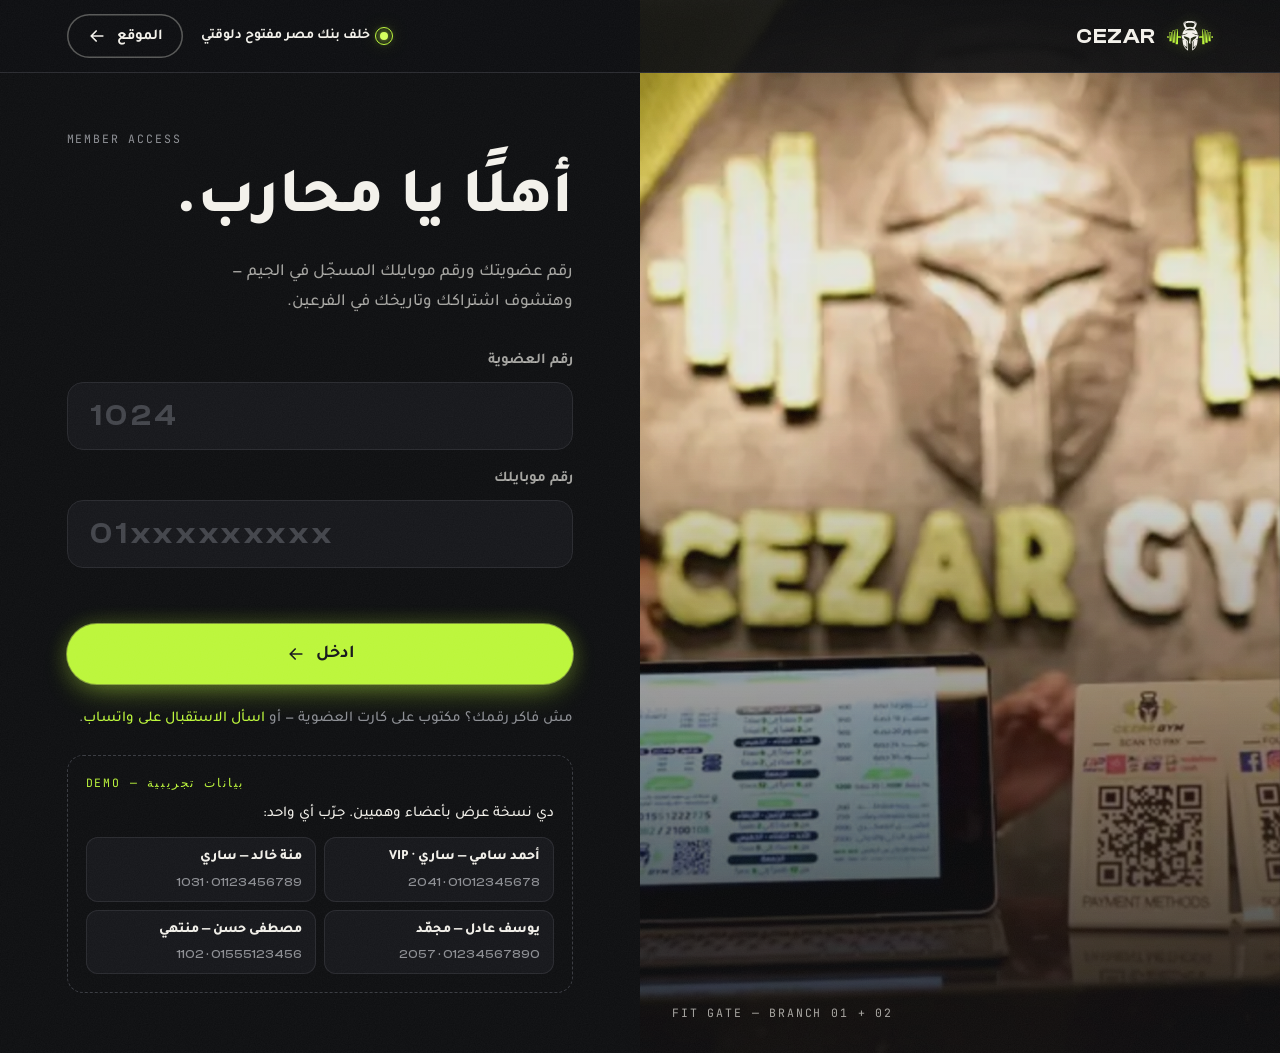
<file: member.html>
<!doctype html>
<html lang="ar" dir="rtl">
<head>
<meta charset="utf-8">
<meta name="viewport" content="width=device-width, initial-scale=1, viewport-fit=cover">
<title>بوابة الأعضاء — سيزر جيم</title>
<meta name="description" content="ادخل برقم عضويتك ورقم موبايلك واعرف اشتراكك وتاريخك في فرعين سيزر جيم.">
<meta name="robots" content="noindex">
<meta name="theme-color" content="#0E0F11">
<link rel="icon" href="assets/img/emblem.svg" type="image/svg+xml">
<link rel="preload" href="assets/fonts/clash-600.woff2" as="font" type="font/woff2" crossorigin>
<link rel="preload" href="assets/fonts/tajawal-800-ar.woff2" as="font" type="font/woff2" crossorigin>
<link rel="stylesheet" href="assets/css/base.css?v=7">
<link rel="stylesheet" href="assets/css/portal.css?v=8">
</head>
<body class="is-portal">

<div class="grain" aria-hidden="true"></div>

<header class="nav is-solid" data-nav>
  <a class="brand" href="index.html" aria-label="سيزر جيم — الرئيسية">
    <img src="assets/img/emblem.svg" alt="" width="46" height="30">
    <span class="brand__word">CEZAR</span>
  </a>
  <div class="nav__end p-nav">
    <span class="live" data-live><i class="live__dot"></i><span data-live-text>المواعيد</span></span>
    <a class="btn btn--ghost btn--sm" href="index.html">الموقع
      <svg class="ico" aria-hidden="true"><use href="assets/icons/sprite.svg#i-arrow-left"/></svg></a>
    <button class="btn btn--sm" type="button" data-logout hidden>
      <svg class="ico" aria-hidden="true"><use href="assets/icons/sprite.svg#i-logout"/></svg>خروج</button>
  </div>
</header>

<main class="portal">

  <!-- الدخول -->
  <section class="gate" data-gate aria-labelledby="gate-title">
    <div class="gate__media" aria-hidden="true">
      <img src="assets/img/logo-wall.webp" srcset="assets/img/logo-wall@s.webp 860w, assets/img/logo-wall.webp 1600w" sizes="50vw" alt="">
      <div class="gate__media-shade"></div>
      <p class="gate__media-cap mono">Fit gate — Branch 01 + 02</p>
    </div>
    <div class="gate__body">
      <p class="mono muted" data-in>Member access</p>
      <h1 id="gate-title" data-in>أهلًا يا محارب.</h1>
      <p class="gate__lead" data-in>رقم عضويتك ورقم موبايلك المسجّل في الجيم — وهتشوف اشتراكك وتاريخك في الفرعين.</p>
      <form class="gate__form" data-form novalidate data-in>
        <label class="field">
          <span class="field__label">رقم العضوية</span>
          <input class="field__input lat" id="f-code" name="code" inputmode="numeric" autocomplete="off" maxlength="8" placeholder="1024" required aria-describedby="f-err">
        </label>
        <label class="field">
          <span class="field__label">رقم موبايلك</span>
          <input class="field__input lat" id="f-pin" name="pin" type="tel" inputmode="tel" autocomplete="tel-national" maxlength="16" placeholder="01xxxxxxxxx" required aria-describedby="f-err">
        </label>
        <p class="field__err" id="f-err" role="alert" aria-live="assertive"></p>
        <button class="btn btn--lime gate__go" type="submit" data-go>
          <span data-go-label>ادخل</span>
          <svg class="ico" aria-hidden="true"><use href="assets/icons/sprite.svg#i-arrow-left"/></svg>
        </button>
      </form>
      <p class="gate__help" data-in>مش فاكر رقمك؟ مكتوب على كارت العضوية — أو
        <a class="link-line lime" data-wa="أهلًا، نسيت رقم العضوية بتاعي" href="https://wa.me/201097419761" target="_blank" rel="noopener">اسأل الاستقبال على واتساب</a>.</p>
      <div class="demo" data-demo hidden>
        <p class="mono">Demo — بيانات تجريبية</p>
        <p>دي نسخة عرض بأعضاء وهميين. جرّب أي واحد:</p>
        <div class="demo__list" data-demo-list></div>
      </div>
    </div>
  </section>

  <!-- لوحة العضو -->
  <section class="dash" data-dash hidden aria-labelledby="dash-title">
    <header class="dash__head">
      <div>
        <p class="mono muted" data-d-no>Member</p>
        <h1 id="dash-title" data-d-hello>أهلًا.</h1>
      </div>
      <span class="chip" data-d-status>—</span>
    </header>

    <div class="alerts" data-d-alerts></div>

    <div class="dash__grid">
      <article class="tile tile--ring">
        <p class="tile__k mono">Sessions</p>
        <div class="ring" data-d-ring>
          <svg viewBox="0 0 200 200" aria-hidden="true">
            <circle class="ring__bg" cx="100" cy="100" r="86"></circle>
            <g data-d-ticks></g>
            <circle class="ring__fg" cx="100" cy="100" r="86" pathLength="1" stroke-dasharray="1" stroke-dashoffset="1" data-d-ringfg></circle>
          </svg>
          <div class="ring__v"><b class="lat" data-d-left>0</b><span data-d-left-l>جلسة فاضلة</span></div>
        </div>
        <div class="ring__meta">
          <div><span class="muted">الباقة</span><b data-d-plan>—</b></div>
          <div><span class="muted">استخدمت</span><b><span class="lat" data-d-used>0</span> من <span class="lat" data-d-total>0</span></b></div>
        </div>
        <div class="days-bar">
          <div class="days-bar__top"><span class="muted">الأيام</span><b data-d-days>—</b></div>
          <div class="days-bar__track"><i data-d-daysbar></i></div>
          <div class="days-bar__ends"><span data-d-start>—</span><span data-d-end>—</span></div>
        </div>
      </article>

      <article class="tile tile--card">
        <p class="tile__k mono">Member card</p>
        <button class="flip" type="button" data-flip aria-label="اقلب الكارت عشان تشوف الكود">
          <span class="flip__inner">
            <span class="flip__face flip__front">
              <span class="card__top"><img src="assets/img/emblem.svg" alt="" width="58" height="38"><span class="mono muted" data-d-cardbr>Cezar gym</span></span>
              <span class="card__no lat" data-d-cardno>№ 0000</span>
              <span class="card__foot"><span><b data-d-cardname>—</b><span class="card__plan" data-d-cardplan>—</span></span><span class="mono" data-d-cardvalid>—</span></span>
            </span>
            <span class="flip__face flip__back">
              <span class="qr" data-d-qr></span>
              <span class="card__hint">ورّي الكود ده في الاستقبال</span>
            </span>
          </span>
        </button>
        <p class="tile__note muted">اضغط على الكارت عشان يتقلب.</p>
      </article>

      <article class="tile tile--facts">
        <p class="tile__k mono">Details</p>
        <dl class="facts" data-d-facts></dl>
      </article>

      <article class="tile tile--heat">
        <div class="tile__row"><p class="tile__k mono">Attendance — 12 weeks</p><p class="heat__legend"><span><i class="b1"></i>الفرع الأول</span><span><i class="b2"></i>الفرع الجديد</span><span><i class="fz"></i>تجميد</span></p></div>
        <div class="heat" data-d-heat role="img" aria-label="حضورك آخر 12 أسبوع"></div>
        <div class="stats" data-d-stats></div>
      </article>

      <article class="tile tile--branches">
        <div class="tile__row"><p class="tile__k mono">Both branches</p><span class="mono muted" data-d-access>—</span></div>
        <div class="brs" data-d-brs></div>
      </article>

      <article class="tile tile--hist">
        <p class="tile__k mono">History</p>
        <ol class="hist" data-d-hist></ol>
      </article>
    </div>

    <div class="dash__cta">
      <a class="btn btn--lime" data-d-renew href="https://wa.me/201097419761" target="_blank" rel="noopener">
        <svg class="ico" aria-hidden="true"><use href="assets/icons/sprite.svg#i-refresh"/></svg><span data-d-renew-l>جدّد اشتراكك</span></a>
      <a class="btn btn--ghost" href="tel:01097419761"><svg class="ico" aria-hidden="true"><use href="assets/icons/sprite.svg#i-phone"/></svg>كلّم الاستقبال</a>
    </div>
    <p class="dash__foot mono muted" data-d-updated></p>
  </section>
</main>

<script src="assets/vendor/gsap.min.js"></script>
<script src="assets/vendor/CustomEase.min.js"></script>
<script src="assets/vendor/qrcode.min.js"></script>
<script src="assets/js/data.js?v=13"></script>
<script src="assets/js/hours.js?v=6"></script>
<script src="data/portal.js?v=8"></script>
<script src="assets/js/portal-crypto.js?v=2"></script>
<script src="assets/js/portal-model.js?v=4"></script>
<script src="assets/js/portal.js?v=8"></script>
</body>
</html>
</file>
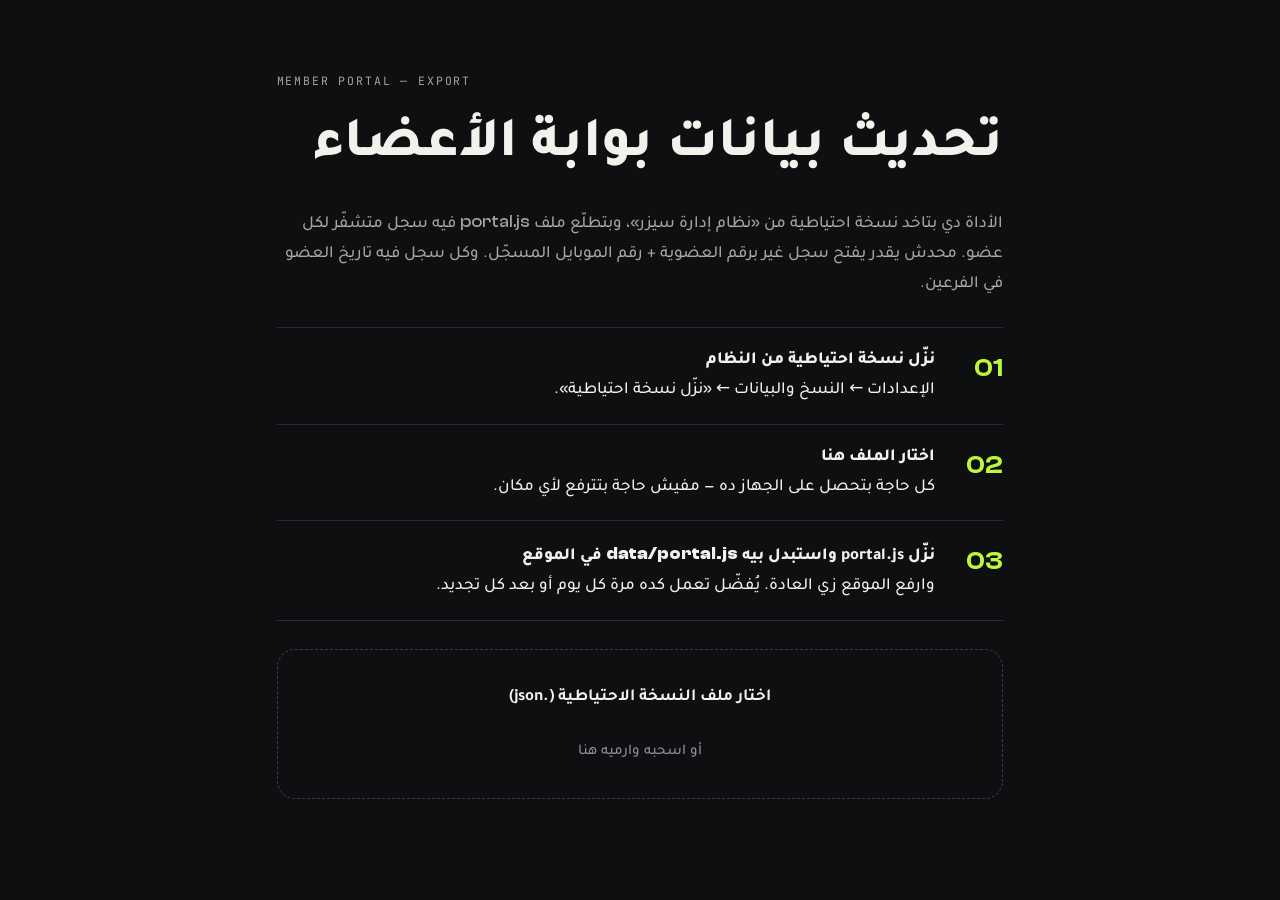
<file: tools/export.html>
<!doctype html>
<html lang="ar" dir="rtl">
<head>
<meta charset="utf-8">
<meta name="viewport" content="width=device-width, initial-scale=1">
<title>تصدير بوابة الأعضاء — سيزر</title>
<meta name="robots" content="noindex">
<link rel="icon" href="../assets/img/emblem.svg" type="image/svg+xml">
<link rel="stylesheet" href="../assets/css/base.css?v=6">
<style>
  .x { max-width: 860px; margin: 0 auto; padding: 72px var(--gx) 80px; display: grid; gap: 28px; }
  .x h1 { font-size: clamp(34px, 4.4vw, 60px); font-weight: 800; line-height: 1.1; }
  .x p { color: var(--paper-dim); }
  .steps { display: grid; border-top: 1px solid var(--line); counter-reset: s; }
  .steps li { display: grid; grid-template-columns: 52px 1fr; gap: 16px; padding: 18px 0; border-bottom: 1px solid var(--line); counter-increment: s; }
  .steps li::before { content: '0' counter(s); font-family: var(--f-lat); font-weight: 600; font-size: 26px; color: var(--lime); }
  .steps b { font-weight: 800; display: block; }
  .drop { display: grid; place-items: center; gap: 8px; min-height: 150px; border: 1.5px dashed #3a3c42; border-radius: 18px; text-align: center; padding: 24px; cursor: pointer; transition: border-color 0.3s; }
  .drop:hover, .drop.is-over { border-color: var(--lime); }
  .drop input { display: none; }
  .bar { height: 8px; border-radius: 8px; background: var(--ink-2); overflow: hidden; }
  .bar i { display: block; height: 100%; background: var(--lime); width: 0; transition: width 0.2s; }
  .out { display: grid; gap: 12px; padding: 22px; border-radius: 18px; background: var(--ink); box-shadow: inset 0 0 0 1px var(--line); }
  .row { display: flex; flex-wrap: wrap; gap: 10px; align-items: center; }
  .in { min-height: 52px; border-radius: 12px; border: 1.5px solid var(--line); background: var(--bg); color: var(--paper); padding: 0 16px; font: 600 20px var(--f-lat); width: 150px; text-align: left; }
  .ok { color: var(--lime); font-weight: 800; }
  .bad { color: #F08A72; font-weight: 800; }
  .note { font-size: 15px; color: var(--muted); }
</style>
</head>
<body>
<main class="x">
  <p class="mono muted">Member portal — export</p>
  <h1>تحديث بيانات بوابة الأعضاء</h1>
  <p>الأداة دي بتاخد نسخة احتياطية من «نظام إدارة سيزر»، وبتطلّع ملف <span class="lat">portal.js</span> فيه سجل متشفّر لكل عضو. محدش يقدر يفتح سجل غير برقم العضوية + رقم الموبايل المسجّل. وكل سجل فيه تاريخ العضو في الفرعين.</p>
  <ol class="steps">
    <li><div><b>نزّل نسخة احتياطية من النظام</b>الإعدادات ← النسخ والبيانات ← «نزّل نسخة احتياطية».</div></li>
    <li><div><b>اختار الملف هنا</b>كل حاجة بتحصل على الجهاز ده — مفيش حاجة بتترفع لأي مكان.</div></li>
    <li><div><b>نزّل portal.js واستبدل بيه <span class="lat">data/portal.js</span> في الموقع</b>وارفع الموقع زي العادة. يُفضّل تعمل كده مرة كل يوم أو بعد كل تجديد.</div></li>
  </ol>

  <label class="drop" data-drop>
    <input type="file" accept="application/json,.json" data-file>
    <b>اختار ملف النسخة الاحتياطية (.json)</b>
    <span class="note">أو اسحبه وارميه هنا</span>
  </label>

  <div class="out" data-out hidden>
    <div class="bar"><i data-bar></i></div>
    <p data-status>—</p>
    <div class="row">
      <button class="btn btn--lime" type="button" data-dl hidden>نزّل <span class="lat">portal.js</span></button>
    </div>
    <div data-test hidden>
      <p class="note">جرّب عضو قبل ما ترفع (بيفك السجل من الملف اللي لسه متعمل):</p>
      <div class="row">
        <input class="in" data-tc inputmode="numeric" placeholder="1024" aria-label="رقم العضوية">
        <input class="in" data-tp inputmode="tel" maxlength="16" placeholder="01xxxxxxxxx" aria-label="رقم الموبايل" style="width:210px">
        <button class="btn btn--ghost btn--sm" type="button" data-try>جرّب</button>
        <span data-tr></span>
      </div>
    </div>
  </div>
</main>

<script src="../assets/js/portal-crypto.js?v=1"></script>
<script src="../assets/js/portal-model.js?v=3"></script>
<script>
(() => {
  const $ = (s) => document.querySelector(s);
  const ITER = 100000;
  const out = $('[data-out]'), bar = $('[data-bar]'), status = $('[data-status]'), dl = $('[data-dl]');
  let built = null;

  async function build(db) {
    out.hidden = false; dl.hidden = true; $('[data-test]').hidden = true;
    if (!db || !Array.isArray(db.members)) { status.innerHTML = '<span class="bad">الملف ده مش نسخة من نظام سيزر.</span>'; return; }
    const { members, skipped } = CZModel.fromSystem(db, { now: new Date() });
    const salt = CZCrypto.newSalt();
    const records = {};
    const t0 = performance.now();
    for (let i = 0; i < members.length; i++) {
      const m = members[i];
      records[await CZCrypto.idOf(salt, m.code)] = await CZCrypto.seal(m.rec, salt, m.code, m.pin, ITER);
      if (i % 4 === 0 || i === members.length - 1) {
        bar.style.width = ((i + 1) / members.length * 100).toFixed(1) + '%';
        status.textContent = `بيتشفّر… ${i + 1} من ${members.length}`;
        await new Promise((r) => setTimeout(r));
      }
    }
    built = { v: 1, demo: false, generated: new Date().toISOString(), iter: ITER, salt, count: members.length, records };
    status.innerHTML = `<span class="ok">جاهز.</span> ${members.length} عضو اتشفّروا في ${((performance.now() - t0) / 1000).toFixed(1)} ثانية` + (skipped.length ? ` · ${skipped.length} اتخطّوا (رقم الموبايل ناقص أو غلط): ${skipped.slice(0, 12).join('، ')}${skipped.length > 12 ? '…' : ''}` : '');
    dl.hidden = false; $('[data-test]').hidden = false;
  }

  dl.addEventListener('click', () => {
    if (!built) return;
    const head = '/* بيانات بوابة الأعضاء — اتولّدت من tools/export.html في ' + built.generated + '\n   كل سجل متشفّر (AES-GCM) ومحدش يفتحه غير برقم العضوية + آخر 4 أرقام من الموبايل. */\n';
    const blob = new Blob([head + 'window.CZ_PORTAL = ' + JSON.stringify(built) + ';\n'], { type: 'text/javascript' });
    const a = document.createElement('a');
    a.href = URL.createObjectURL(blob); a.download = 'portal.js'; a.click();
    setTimeout(() => URL.revokeObjectURL(a.href), 2000);
  });

  $('[data-try]').addEventListener('click', async () => {
    const c = CZCrypto.clean($('[data-tc]').value), p = CZModel.phone($('[data-tp]').value), r = $('[data-tr]');
    const blob = built && built.records[await CZCrypto.idOf(built.salt, c)];
    if (!blob) { r.innerHTML = '<span class="bad">الرقم مش موجود.</span>'; return; }
    try { const rec = await CZCrypto.open(blob, built.salt, c, p, built.iter); r.innerHTML = `<span class="ok">اتفتح:</span> ${rec.name} — ${rec.sub ? rec.sub.plan : 'مفيش اشتراك'} · ${rec.attend.length} زيارة`; }
    catch (e) { r.innerHTML = '<span class="bad">رقم الموبايل غلط.</span>'; }
  });

  const read = (file) => { const fr = new FileReader(); fr.onload = () => { try { build(JSON.parse(fr.result)); } catch (e) { out.hidden = false; status.innerHTML = '<span class="bad">الملف مش JSON سليم.</span>'; } }; fr.readAsText(file); };
  $('[data-file]').addEventListener('change', (e) => e.target.files[0] && read(e.target.files[0]));
  const drop = $('[data-drop]');
  ['dragenter', 'dragover'].forEach((t) => drop.addEventListener(t, (e) => { e.preventDefault(); drop.classList.add('is-over'); }));
  ['dragleave', 'drop'].forEach((t) => drop.addEventListener(t, (e) => { e.preventDefault(); drop.classList.remove('is-over'); }));
  drop.addEventListener('drop', (e) => e.dataTransfer.files[0] && read(e.dataTransfer.files[0]));
  window.CZExport = { build, get built() { return built; } };
})();
</script>
</body>
</html>
</file>
<file: assets/css/base.css>
/* ==========================================================================
   CEZAR — Chapter 02 · base.css
   التوكنز + الخطوط + المكونات المشتركة بين الموقع وبوابة الأعضاء.
   النظام كامل في DESIGN.md
   ========================================================================== */

/* ---------- الخطوط (كلها محلية) ---------- */
@font-face { font-family: 'Clash Display'; src: url('../fonts/clash-500.woff2') format('woff2'); font-weight: 500; font-display: swap; }
@font-face { font-family: 'Clash Display'; src: url('../fonts/clash-600.woff2') format('woff2'); font-weight: 600; font-display: swap; }
@font-face { font-family: 'Clash Display'; src: url('../fonts/clash-700.woff2') format('woff2'); font-weight: 700; font-display: swap; }
@font-face { font-family: 'JetBrains Mono'; src: url('../fonts/jbmono-400.woff2') format('woff2'); font-weight: 400 500; font-display: swap; }

@font-face { font-family: 'Tajawal'; src: url('../fonts/tajawal-400-ar.woff2') format('woff2'); font-weight: 400; font-display: swap; unicode-range: U+0600-06FF, U+0750-077F, U+0870-088E, U+0890-0891, U+0898-08E1, U+08E3-08FF, U+200C-200E, U+2010-2011, U+204F, U+2E41, U+FB50-FDFF, U+FE70-FE74, U+FE76-FEFC; }
@font-face { font-family: 'Tajawal'; src: url('../fonts/tajawal-400-lat.woff2') format('woff2'); font-weight: 400; font-display: swap; unicode-range: U+0000-00FF, U+0131, U+0152-0153, U+02BB-02BC, U+02C6, U+02DA, U+02DC, U+0304, U+0308, U+0329, U+2000-206F, U+20AC, U+2122, U+2191, U+2193, U+2212, U+2215, U+FEFF, U+FFFD; }
@font-face { font-family: 'Tajawal'; src: url('../fonts/tajawal-500-ar.woff2') format('woff2'); font-weight: 500; font-display: swap; unicode-range: U+0600-06FF, U+0750-077F, U+0870-088E, U+0890-0891, U+0898-08E1, U+08E3-08FF, U+200C-200E, U+2010-2011, U+204F, U+2E41, U+FB50-FDFF, U+FE70-FE74, U+FE76-FEFC; }
@font-face { font-family: 'Tajawal'; src: url('../fonts/tajawal-500-lat.woff2') format('woff2'); font-weight: 500; font-display: swap; unicode-range: U+0000-00FF, U+0131, U+0152-0153, U+02BB-02BC, U+02C6, U+02DA, U+02DC, U+0304, U+0308, U+0329, U+2000-206F, U+20AC, U+2122, U+2191, U+2193, U+2212, U+2215, U+FEFF, U+FFFD; }
@font-face { font-family: 'Tajawal'; src: url('../fonts/tajawal-700-ar.woff2') format('woff2'); font-weight: 700; font-display: swap; unicode-range: U+0600-06FF, U+0750-077F, U+0870-088E, U+0890-0891, U+0898-08E1, U+08E3-08FF, U+200C-200E, U+2010-2011, U+204F, U+2E41, U+FB50-FDFF, U+FE70-FE74, U+FE76-FEFC; }
@font-face { font-family: 'Tajawal'; src: url('../fonts/tajawal-700-lat.woff2') format('woff2'); font-weight: 700; font-display: swap; unicode-range: U+0000-00FF, U+0131, U+0152-0153, U+02BB-02BC, U+02C6, U+02DA, U+02DC, U+0304, U+0308, U+0329, U+2000-206F, U+20AC, U+2122, U+2191, U+2193, U+2212, U+2215, U+FEFF, U+FFFD; }
@font-face { font-family: 'Tajawal'; src: url('../fonts/tajawal-800-ar.woff2') format('woff2'); font-weight: 800; font-display: swap; unicode-range: U+0600-06FF, U+0750-077F, U+0870-088E, U+0890-0891, U+0898-08E1, U+08E3-08FF, U+200C-200E, U+2010-2011, U+204F, U+2E41, U+FB50-FDFF, U+FE70-FE74, U+FE76-FEFC; }
@font-face { font-family: 'Tajawal'; src: url('../fonts/tajawal-800-lat.woff2') format('woff2'); font-weight: 800; font-display: swap; unicode-range: U+0000-00FF, U+0131, U+0152-0153, U+02BB-02BC, U+02C6, U+02DA, U+02DC, U+0304, U+0308, U+0329, U+2000-206F, U+20AC, U+2122, U+2191, U+2193, U+2212, U+2215, U+FEFF, U+FFFD; }
@font-face { font-family: 'Tajawal'; src: url('../fonts/tajawal-900-ar.woff2') format('woff2'); font-weight: 900; font-display: swap; unicode-range: U+0600-06FF, U+0750-077F, U+0870-088E, U+0890-0891, U+0898-08E1, U+08E3-08FF, U+200C-200E, U+2010-2011, U+204F, U+2E41, U+FB50-FDFF, U+FE70-FE74, U+FE76-FEFC; }
@font-face { font-family: 'Tajawal'; src: url('../fonts/tajawal-900-lat.woff2') format('woff2'); font-weight: 900; font-display: swap; unicode-range: U+0000-00FF, U+0131, U+0152-0153, U+02BB-02BC, U+02C6, U+02DA, U+02DC, U+0304, U+0308, U+0329, U+2000-206F, U+20AC, U+2122, U+2191, U+2193, U+2212, U+2215, U+FEFF, U+FFFD; }

/* ---------- التوكنز ---------- */
:root {
  --bg: #0E0F11;
  --ink: #17181C;
  --ink-2: #1F2025;
  --line: #2A2B30;
  --paper: #F3F1EB;
  --paper-2: #E7E4DB;
  --paper-dim: rgba(243, 241, 235, 0.66);
  --muted: #8E9095;
  --lime: #BDF73B;                              /* فسفوري منوّر — زي نور اللافتات بالليل */
  --lime-hot: #D6FF5C;                          /* أعلى درجة — للهوفر والنقط الحيّة */
  --lime-deep: #5E8410;                         /* الفسفوري كنص على الورقي */
  --lime-glow: rgba(189, 247, 59, 0.55);
  --lime-haze: rgba(189, 247, 59, 0.22);

  --f-ar: 'Tajawal', system-ui, sans-serif;
  --f-lat: 'Clash Display', 'Tajawal', system-ui, sans-serif;
  --f-mono: 'JetBrains Mono', ui-monospace, monospace;

  --gx: clamp(20px, 5.2vw, 88px);               /* الهامش الجانبي */
  --sec: clamp(140px, 22vh, 260px);             /* المسافة بين الأقسام */
  --hero-word: clamp(88px, 21.5vw, 380px);
  --h2: clamp(40px, 5.6vw, 92px);
  --h3: clamp(26px, 2.8vw, 44px);
  --body: clamp(17px, 1.15vw, 19px);

  --cz: cubic-bezier(0.16, 1, 0.3, 1);
  --czio: cubic-bezier(0.76, 0, 0.24, 1);
  --grain: 0.07;
}

*, *::before, *::after { box-sizing: border-box; }
html { background: var(--bg); color: var(--paper); -webkit-text-size-adjust: 100%; text-size-adjust: 100%; }
html.lenis, html.lenis body { height: auto; }
.lenis.lenis-smooth { scroll-behavior: auto !important; }
.lenis.lenis-stopped { overflow: hidden; }
body {
  margin: 0; background: var(--bg); color: var(--paper);
  font-family: var(--f-ar); font-size: var(--body); font-weight: 500; line-height: 1.75;
  -webkit-font-smoothing: antialiased; -moz-osx-font-smoothing: grayscale;
  overflow-x: clip; text-rendering: optimizeLegibility;
}
img, svg, video, canvas { display: block; max-width: 100%; }
a { color: inherit; text-decoration: none; }
button { font: inherit; color: inherit; background: none; border: 0; padding: 0; cursor: pointer; }
h1, h2, h3, h4, p { margin: 0; font-weight: inherit; }
ul, ol { margin: 0; padding: 0; list-style: none; }
::selection { background: var(--lime); color: var(--ink); }
:focus-visible { outline: 2px solid var(--lime); outline-offset: 4px; border-radius: 4px; }
html { scrollbar-color: #3a3b40 var(--bg); scrollbar-width: thin; }
::-webkit-scrollbar { width: 10px; height: 10px; }
::-webkit-scrollbar-track { background: var(--bg); }
::-webkit-scrollbar-thumb { background: #3a3b40; border-radius: 10px; border: 2px solid var(--bg); }

[hidden] { display: none !important; }
.sr { position: absolute !important; width: 1px; height: 1px; overflow: hidden; clip: rect(0 0 0 0); white-space: nowrap; }
.wrap { padding-inline: var(--gx); }
.lat { font-family: var(--f-lat); direction: ltr; unicode-bidi: isolate; }
.mono {
  font-family: var(--f-mono); font-size: 11.5px; font-weight: 400; line-height: 1.5;
  letter-spacing: 0.16em; text-transform: uppercase; direction: ltr; unicode-bidi: isolate;
}
.muted { color: var(--muted); }
.lime { color: var(--lime); }
.ico { width: 1.15em; height: 1.15em; flex: none; }

/* ---------- الأزرار (pill — WHOOP) ---------- */
.btn {
  --b: var(--paper); --t: var(--ink); --hb: var(--lime); --ht: var(--ink);
  position: relative; isolation: isolate; overflow: hidden;
  display: inline-flex; align-items: center; justify-content: center; gap: 10px;
  min-height: 54px; padding: 0 28px; border-radius: 999px;
  background: var(--b); color: var(--t);
  font-family: var(--f-ar); font-size: 16px; font-weight: 700; line-height: 1; white-space: nowrap;
  transition: color 0.5s var(--cz);
}
.btn::before {
  content: ''; position: absolute; inset: 0; z-index: -1; background: var(--hb);
  border-radius: inherit; transform: translateY(101%); transition: transform 0.6s var(--cz);
}
.btn:hover::before, .btn:focus-visible::before { transform: translateY(0); }
.btn:hover, .btn:focus-visible { color: var(--ht); }
.btn .ico { width: 20px; height: 20px; }
.btn--lime { --b: var(--lime); --t: var(--ink); --hb: var(--lime-hot); --ht: var(--ink); box-shadow: 0 0 0 1px rgba(214, 255, 92, 0.5), 0 0 22px var(--lime-haze), 0 10px 34px -10px var(--lime-glow); transition: color 0.5s var(--cz), box-shadow 0.5s var(--cz); }
.btn--lime:hover, .btn--lime:focus-visible { box-shadow: 0 0 0 1px var(--lime-hot), 0 0 30px var(--lime-glow), 0 12px 40px -8px var(--lime-glow); }
.btn--ghost { --b: transparent; --t: var(--paper); --hb: var(--paper); --ht: var(--ink); box-shadow: inset 0 0 0 1.5px rgba(243, 241, 235, 0.32); }
.btn--ink { --b: var(--ink); --t: var(--paper); --hb: var(--lime); --ht: var(--ink); }
.btn--sm { min-height: 44px; padding: 0 20px; font-size: 15px; }

.link-line { position: relative; display: inline-flex; align-items: center; gap: 8px; }
.link-line::after {
  content: ''; position: absolute; inset-inline: 0; bottom: -4px; height: 1px; background: currentColor;
  transform: scaleX(0); transform-origin: right; transition: transform 0.6s var(--cz);
}
.link-line:hover::after { transform: scaleX(1); transform-origin: left; }

/* ---------- الحالة الحيّة ---------- */
.live { display: inline-flex; align-items: center; gap: 10px; font-size: 14px; font-weight: 700; color: var(--paper); white-space: nowrap; }
.live__dot { position: relative; width: 8px; height: 8px; border-radius: 50%; background: var(--muted); flex: none; }
.live.is-open .live__dot { background: var(--lime-hot); box-shadow: 0 0 8px var(--lime), 0 0 18px var(--lime-glow); }
.live.is-open .live__dot::after {
  content: ''; position: absolute; inset: -5px; border-radius: 50%; border: 1px solid var(--lime);
  animation: ping 2.4s var(--cz) infinite;
}
@keyframes ping { 0% { transform: scale(0.4); opacity: 1; } 100% { transform: scale(1.6); opacity: 0; } }

/* ---------- النافبار ---------- */
.nav {
  position: fixed; inset: 0 0 auto; z-index: 50;
  display: flex; align-items: center; justify-content: space-between; gap: 24px;
  height: 84px; padding-inline: var(--gx);
  transition: background 0.6s var(--cz), transform 0.7s var(--cz), height 0.6s var(--cz);
}
.nav.is-solid { background: rgba(14, 15, 17, 0.94); height: 72px; box-shadow: 0 1px 0 var(--line); }
.nav.is-hidden { transform: translateY(-110%); }
html.intro .nav { opacity: 0; }
.brand { display: inline-flex; align-items: center; gap: 12px; }
.brand img { width: 46px; height: auto; filter: drop-shadow(0 0 7px var(--lime-haze)); }
.brand__word { font-family: var(--f-lat); font-weight: 600; font-size: 21px; letter-spacing: 0.02em; direction: ltr; }
.brand__word b { font-weight: 600; color: var(--lime); }
.nav__links { display: flex; gap: clamp(18px, 2.4vw, 40px); font-size: 15px; font-weight: 700; }
.nav__links a { color: var(--paper-dim); transition: color 0.4s; }
.nav__links a:hover { color: var(--paper); }
.nav__end { display: flex; align-items: center; gap: 18px; }
.nav__menu { display: none; width: 48px; height: 48px; border-radius: 50%; box-shadow: inset 0 0 0 1.5px rgba(243, 241, 235, 0.3); place-items: center; }
.nav__menu span { display: block; width: 18px; height: 1.5px; background: var(--paper); transition: transform 0.5s var(--cz); }
.nav__menu span + span { margin-top: 6px; }
.nav__menu[aria-expanded="true"] span:first-child { transform: translateY(3.75px) rotate(45deg); }
.nav__menu[aria-expanded="true"] span:last-child { transform: translateY(-3.75px) rotate(-45deg); }

.menu {
  position: fixed; inset: 0; z-index: 49; background: var(--bg);
  display: flex; flex-direction: column; justify-content: center; gap: 8px; padding: 110px var(--gx) 40px;
  clip-path: inset(0 0 100% 0); visibility: hidden; transition: clip-path 0.8s var(--czio), visibility 0s 0.8s;
}
.menu.is-open { clip-path: inset(0 0 0% 0); visibility: visible; transition: clip-path 0.8s var(--czio); }
.menu a.menu__big { font-size: clamp(40px, 11vw, 64px); font-weight: 800; line-height: 1.25; }
.menu .mono { color: var(--muted); margin-top: 28px; }

@media (max-width: 1080px) {
  .nav__links { display: none; }
  .nav__menu { display: grid; }
  .nav__end .btn, .nav__end .live { display: none; }
}

/* ---------- المؤشر ---------- */
.cursor {
  position: fixed; top: 0; left: 0; z-index: 90; pointer-events: none;
  width: 10px; height: 10px; margin: -5px; border-radius: 50%; background: var(--paper);
  mix-blend-mode: difference; display: none; place-items: center;
}
html.has-cursor .cursor { display: grid; }
.cursor__label { font-family: var(--f-mono); font-size: 11px; letter-spacing: 0.14em; color: var(--bg); opacity: 0; text-transform: uppercase; white-space: nowrap; }

/* ---------- الجرين ---------- */
.grain {
  position: fixed; inset: -50%; z-index: 80; pointer-events: none; opacity: var(--grain);
  background-image: url("[data-uri]");
  animation: grain 1.2s steps(6) infinite;
}
@keyframes grain {
  0% { transform: translate(0, 0); } 20% { transform: translate(-3%, 2%); } 40% { transform: translate(2%, -3%); }
  60% { transform: translate(-2%, -1%); } 80% { transform: translate(3%, 3%); } 100% { transform: translate(0, 0); }
}

/* ---------- /tweak ---------- */
.tweak {
  position: fixed; left: 16px; bottom: 16px; z-index: 100; width: 270px; direction: ltr;
  background: var(--ink); color: var(--paper); border: 1px solid var(--line); border-radius: 14px;
  padding: 16px; font: 500 12px/1.4 var(--f-mono);
}
.tweak h4 { margin: 0 0 10px; font-size: 12px; letter-spacing: 0.14em; color: var(--lime); }
.tweak label { display: grid; grid-template-columns: 1fr auto; gap: 4px; margin-bottom: 10px; }
.tweak input[type=range] { grid-column: 1 / -1; accent-color: var(--lime); }
.tweak input[type=color] { grid-column: 1 / -1; width: 100%; height: 28px; border: 0; background: none; }
.tweak button { width: 100%; min-height: 40px; border-radius: 999px; background: var(--lime); color: var(--ink); font-weight: 700; }
.tweak pre { display: none; white-space: pre-wrap; margin: 10px 0 0; padding: 10px; background: var(--bg); border-radius: 8px; font-size: 11px; }

@media (prefers-reduced-motion: reduce) {
  *, *::before, *::after { animation-duration: 0.01ms !important; animation-iteration-count: 1 !important; transition-duration: 0.01ms !important; }
  .grain { display: none; }
}
</file>
<file: assets/css/site.css>
/* ==========================================================================
   CEZAR — site.css · v4 (الموبايل أولًا)
   الأساس للتليفون (375–430px)، والكمبيوتر تحسينات فوقه بـ min-width.
   أهداف ضغط ≥ 44px، نص أساسي 17px، والصور بتظهر كاملة (تريك 20 — Apple HIG).
   ========================================================================== */

:root { --dock-h: 64px; --safe-b: env(safe-area-inset-bottom, 0px); }
body { padding-bottom: calc(var(--dock-h) + 24px + var(--safe-b)); background: var(--bg) url('../img/bg-lines.svg') 0 0 / 820px 820px repeat; }
@media (min-width: 1000px) { body { background-size: 1000px 1000px; } }
.banks { background: var(--bg); } /* الخريطة تفضل نضيفة — الطريق الفسفوري هو اللي يبان */
@media (min-width: 1000px) { body { padding-bottom: 0; } }
@media (hover: none) { .grain { display: none; } } /* طبقة ملء الشاشة فوق كل حاجة = تكلفة في كل فريم على الموبايل، والفرق مش باين */

/* ---------- النافبار على الموبايل ---------- */
.nav { height: 64px; gap: 10px; }
.nav.is-solid { height: 60px; }
.brand img { width: 38px; }
.brand__word { font-size: 18px; }
.nav__end { gap: 8px; }
.nav__end .live--chip { display: inline-flex; }
.live--chip { min-height: 36px; padding: 0 12px; border-radius: 999px; background: var(--ink); box-shadow: inset 0 0 0 1px var(--line); font-size: 12.5px; }
.iconbtn { display: inline-flex; align-items: center; justify-content: center; gap: 6px; min-height: 44px; min-width: 44px; padding: 0 12px; border-radius: 999px; background: var(--ink); box-shadow: inset 0 0 0 1px var(--line); font-size: 14px; font-weight: 700; color: var(--paper); transition: transform 0.3s var(--cz); }
.iconbtn:active { transform: scale(0.94); }
.iconbtn .ico { width: 20px; height: 20px; }
.iconbtn--round { padding: 0; width: 52px; height: 52px; }
.flip-x { transform: scaleX(-1); }
.nav__end .nav__join { display: none; }
@media (max-width: 420px) { .nav .iconbtn span { display: none; } .live--chip { max-width: 168px; overflow: hidden; } .live--chip span { overflow: hidden; text-overflow: ellipsis; white-space: nowrap; } }
@media (min-width: 1000px) {
  .nav { height: 80px; }
  .nav__links { display: flex; }
  .nav__end .nav__join { display: inline-flex; }
}

/* ---------- قفل الصفحة (شيت/عارض مفتوح) ---------- */
html.is-locked, html.is-locked body { overflow: hidden; }
html.is-locked .dock { transform: translateY(140%); opacity: 0; }

/* ---------- الشريط السفلي (الإبهام) ---------- */
.dock {
  position: fixed; z-index: 60; inset: auto 12px calc(12px + var(--safe-b)); height: var(--dock-h);
  display: grid; grid-template-columns: 1fr 1fr 1fr 1.25fr; gap: 4px; padding: 6px;
  background: #17181C; border-radius: 22px; box-shadow: inset 0 0 0 1px #2c2e33, 0 18px 40px rgba(0, 0, 0, 0.45);
  transition: transform 0.6s var(--cz), opacity 0.4s;
}
.dock a { position: relative; display: grid; place-items: center; align-content: center; gap: 2px; border-radius: 16px; font-size: 11.5px; font-weight: 700; color: var(--paper-dim); transition: background 0.4s var(--cz), color 0.3s, transform 0.3s var(--cz); }
.dock a .ico { width: 22px; height: 22px; }
.dock a.is-on { color: var(--paper); background: #24262b; }
.dock a:active { transform: scale(0.93); }
.dock__join { background: var(--lime); color: var(--ink) !important; }
.dock.is-away { transform: translateY(140%); opacity: 0; }
html.intro .dock { transform: translateY(140%); }
@media (min-width: 1000px) { .dock { display: none; } }

/* ---------- 0 · المقدمة ---------- */
.loader { position: fixed; inset: 0; z-index: 95; background: var(--bg); display: none; place-items: center; --lp: 0; }
html.intro .loader { display: grid; }
html.intro body { overflow: hidden; }
.loader__box { position: relative; isolation: isolate; display: grid; justify-items: center; gap: 30px; }
.loader__box::before { content: ''; position: absolute; z-index: -1; inset: -30% -20%; background: radial-gradient(closest-side, var(--lime-haze), transparent); pointer-events: none; }
.loader__em { width: clamp(190px, 52vw, 320px); overflow: visible; }
.loader__em path { fill-opacity: 0; stroke-width: 12; }
.loader__em .em-lime { stroke: var(--lime); fill: var(--lime); }
.loader__em .em-helm { stroke: var(--paper); fill: var(--paper); }
.loader__row { display: flex; align-items: baseline; gap: 18px; color: var(--muted); }
.loader__count { font-family: var(--f-lat); font-weight: 600; font-size: 15px; color: var(--paper); min-width: 3.2ch; direction: ltr; }
.loader__bar { position: absolute; inset-inline: 0; bottom: 0; height: 2px; background: var(--lime); transform: scaleX(var(--lp)); transform-origin: left; }

/* ---------- عناوين الأقسام ---------- */
.sec-head { display: grid; gap: 16px; padding-inline: var(--gx); }
.sec-head .mono { color: var(--muted); display: flex; align-items: center; gap: 12px; }
.sec-head .mono::before { content: ''; width: 28px; height: 1px; background: var(--lime); }
.sec-head h2 { font-size: clamp(36px, 9.6vw, 92px); font-weight: 800; line-height: 1.1; max-width: 16ch; }
.sec-head p { color: var(--paper-dim); max-width: 40ch; font-size: 17px; }

/* ---------- 1 · الهيرو: سما المغرب ← CEZAR GYM ← المبنى بالليل ← الكلام ----------
   المقاسات كلها من عرض المشهد (--sw) وخط الأرض (--base):
   صورة المبنى 852×1250 — قاعدته عند 0.7265 من العرض، وطوله 0.698 من العرض.
   السما: الأفق البرتقالي عند 0.841 من طولها (2.13 من عرضها) → بيقع ورا سطح المبنى. */
.hero {
  --sw: clamp(72vw, calc((100svh - 500px) * 1.43), 100vw);
  --base: calc(100svh - 296px);
  --hz: calc(var(--base) - var(--sw) * 0.36);
  position: relative; isolation: isolate; min-height: 100svh; display: flex; flex-direction: column;
  padding: clamp(80px, 11svh, 92px) 0 calc(var(--dock-h) + 26px + var(--safe-b)); overflow: hidden; background: #0b0d12;
}
.hero__sky { position: absolute; inset: 0; z-index: -3; pointer-events: none; will-change: transform, opacity; }
.hero__sky picture { display: contents; }
.hero__sky img { position: absolute; left: 0; width: 100%; max-width: none; height: auto; top: calc(var(--hz) - 100vw * 1.791); transform-origin: 50% 100%; will-change: transform; }
.hero__ground { position: absolute; inset: var(--base) 0 0; z-index: -2; background: linear-gradient(#1b1511, var(--bg) 75%); }
.hero__meta { position: relative; z-index: 4; will-change: opacity; display: flex; justify-content: space-between; padding-inline: var(--gx); color: rgba(243, 241, 235, 0.66); letter-spacing: 0.34em; }
.hero__word { position: relative; z-index: 1; display: grid; justify-items: center; margin-top: clamp(8px, 2svh, 34px); will-change: transform; }
.hero__big {
  display: flex; justify-content: center; direction: ltr;
  font-family: var(--f-lat); font-weight: 700; font-size: min(25.6vw, 11.6svh); line-height: 0.8; letter-spacing: -0.03em; color: #F7F6F1;
}
.hero__big .hb { display: inline-block; overflow: hidden; padding-top: 0.06em; will-change: transform; }
.hero__big .hbi {
  display: inline-block; will-change: transform;
  -webkit-mask-image: url('../img/grunge.webp'); mask-image: url('../img/grunge.webp');
  -webkit-mask-size: 760px auto; mask-size: 760px auto;
}
.hero__big .hb:nth-child(2) .hbi { -webkit-mask-position: -170px -60px; mask-position: -170px -60px; }
.hero__big .hb:nth-child(3) .hbi { -webkit-mask-position: -330px -20px; mask-position: -330px -20px; }
.hero__big .hb:nth-child(4) .hbi { -webkit-mask-position: -480px -110px; mask-position: -480px -110px; }
.hero__big .hb:nth-child(5) .hbi { -webkit-mask-position: -610px -40px; mask-position: -610px -40px; }
.nw { white-space: nowrap; }
.hero__gym {
  display: flex; align-items: center; gap: 4.4vw; margin-top: min(3.4vw, 1.5svh); direction: ltr;
  font-family: var(--f-lat); font-weight: 700; font-size: min(10.6vw, 4.8svh); line-height: 0.8; letter-spacing: 0.34em; color: var(--lime);
  text-shadow: 0 0 16px var(--lime-glow), 0 0 32px var(--lime-haze); will-change: transform, opacity;
}
.hero__gym span { margin-right: -0.34em; }
.hero__gym i { width: 15vw; height: 3px; border-radius: 3px; background: var(--lime); box-shadow: 0 0 10px var(--lime-glow), 0 0 26px var(--lime-haze); }
.hero__scene { position: absolute; z-index: 2; left: 50%; top: calc(var(--base) - var(--sw) * 0.7265); width: var(--sw); transform: translateX(-50%); pointer-events: none; }
.hero__building {
  width: 100%; height: auto; transform-origin: 50% 50%; will-change: transform; user-select: none; -webkit-user-drag: none;
  -webkit-mask-image: linear-gradient(#000 82%, transparent); mask-image: linear-gradient(#000 82%, transparent);
}
.hero__shade { position: absolute; inset: auto 0 0; height: 44%; z-index: 3; pointer-events: none; background: linear-gradient(to top, rgba(11, 12, 14, 0.94) 6%, rgba(11, 12, 14, 0.5) 46%, rgba(11, 12, 14, 0)); }
.hero__copy { position: relative; z-index: 4; will-change: transform, opacity; margin-top: auto; padding: 0 var(--gx); display: grid; justify-items: center; gap: clamp(8px, 1.4svh, 12px); text-align: center; }
.hero__title { font-size: clamp(34px, min(11.6vw, 6svh), 78px); font-weight: 800; line-height: 1.1; text-shadow: 0 2px 28px rgba(0, 0, 0, 0.55); }
.hero__dot { color: var(--lime); text-shadow: 0 0 16px var(--lime-glow), 0 0 36px var(--lime-haze); }
.hero__sub { color: rgba(243, 241, 235, 0.84); font-size: clamp(15px, 2.3svh, 17px); line-height: 1.6; max-width: 30ch; text-shadow: 0 1px 14px rgba(0, 0, 0, 0.7); }
.hero__meta { align-items: center; }
/* تابلت وكمبيوتر: المبنى بيغطي نص CEZAR، فـGYM بتطلع سطر صغير فوقها */
@media (min-width: 600px) {
  .hero__building {
    -webkit-mask-image: linear-gradient(#000 82%, transparent), linear-gradient(90deg, transparent, #000 12%, #000 88%, transparent);
    mask-image: linear-gradient(#000 82%, transparent), linear-gradient(90deg, transparent, #000 12%, #000 88%, transparent);
    -webkit-mask-composite: source-in; mask-composite: intersect;
  }
  .hero__gym { position: absolute; top: calc(-1 * clamp(14px, 3vh, 30px) - 0.95em); font-size: 13px; gap: 16px; letter-spacing: 0.6em; margin: 0; }
  .hero__gym span { margin-right: -0.6em; }
  .hero__gym i { width: 64px; height: 2px; }
}
/* المشهد أضيق من الشاشة (تابلت/كمبيوتر، أو موبايل قصير — render.js بيحط hero--narrow) → أطراف الصورة بتدوب في الأرض والسما.
   الماسك على الصورة نفسها عشان يترسم مرة واحدة مع طبقتها، مش كل فريم وهي بتكبر مع السكرول */
.hero--narrow .hero__building {
  -webkit-mask-image: linear-gradient(#000 82%, transparent), linear-gradient(90deg, transparent, #000 10%, #000 90%, transparent);
  mask-image: linear-gradient(#000 82%, transparent), linear-gradient(90deg, transparent, #000 10%, #000 90%, transparent);
  -webkit-mask-composite: source-in; mask-composite: intersect;
}
@media (min-width: 1000px) {
  .hero {
    --sw: clamp(560px, calc((100svh - 330px) / 0.698), 54vw);
    --base: calc(100svh - 96px);
    --hz: calc(var(--base) - var(--sw) * 0.3);
    padding-top: 104px; padding-bottom: 56px;
  }
  .hero__sky img { top: 0; height: calc(var(--hz) + 8.6vw); object-fit: cover; object-position: 50% 100%; } /* الأفق عند 86.6% من الصورة العريضة */
  .hero__big { font-size: min(23vw, 420px); }
  .hero__word { margin-top: 1.5vh; }
  .hero__meta { padding-top: 2px; }
  .hero__scene { left: 37%; }
  .hero__shade { height: 34%; }
  .hero__copy { position: absolute; inset: auto var(--gx) 56px auto; width: min(31%, 460px); padding: 0; justify-items: start; text-align: start; }
  .hero__title { font-size: clamp(48px, 4.6vw, 80px); }
}

/* ---------- 2 · دلوقتي ---------- */
.now { padding: 28px var(--gx) 8px; display: grid; gap: 12px; }
.now__list { display: grid; gap: 10px; }
.now__item { width: 100%; text-align: start; color: inherit; font: inherit; -webkit-tap-highlight-color: transparent; transition: transform 0.3s var(--cz), box-shadow 0.4s; display: grid; grid-template-columns: auto 1fr auto; align-items: center; gap: 14px; padding: 14px 16px; border-radius: 18px; background: var(--ink); box-shadow: inset 0 0 0 1px var(--line); min-height: 64px; }
.now__item:active { transform: scale(0.98); }
.now__item.is-open { box-shadow: inset 0 0 0 1px rgba(189, 247, 59, 0.35); }
.now__item .n { font-family: var(--f-lat); font-weight: 600; font-size: 26px; line-height: 1; }
.now__item.b2 .n { color: var(--lime); }
.now__item b { display: block; font-weight: 800; font-size: 16px; }
.now__item small { color: var(--paper-dim); font-size: 13.5px; }
.now__item .st { display: inline-flex; align-items: center; gap: 8px; font-size: 13px; font-weight: 800; color: var(--muted); white-space: nowrap; }
.now__item.is-open .st { color: var(--lime); }
.now__item .st i { width: 8px; height: 8px; border-radius: 50%; background: currentColor; }
@media (min-width: 700px) { .now__list { grid-template-columns: 1fr 1fr; } }

/* ---------- 3 · الجملة ---------- */
.manifesto { padding: 96px var(--gx); display: grid; justify-items: center; text-align: center; gap: 28px; }
.manifesto__text { max-width: 20ch; font-size: clamp(30px, 8.4vw, 72px); font-weight: 800; line-height: 1.25; }
.manifesto__text .w { display: inline-block; }
.manifesto .mono { color: var(--muted); }

/* ---------- 4 · الخريطة (بورتريه زي خريطة الموبايل) ---------- */
.banks__pin { position: relative; min-height: 100svh; display: grid; grid-template-rows: auto 1fr auto; gap: 10px; padding: 76px var(--gx) calc(var(--dock-h) + 28px); overflow: hidden; }
@media (min-width: 1000px) { .banks__pin { padding-bottom: 28px; } }
.banks__head { display: grid; gap: 10px; justify-items: center; text-align: center; }
.banks__head .mono { color: var(--muted); }
.banks__head h2 { font-size: clamp(32px, 9vw, 84px); font-weight: 800; line-height: 1.08; }
.banks__map { position: relative; width: min(100%, calc((100svh - 330px) * 0.6)); aspect-ratio: 720 / 1200; justify-self: center; align-self: center; }
.banks__svg { position: absolute; inset: 0; width: 100%; height: 100%; overflow: visible; }
.map__roads path { fill: none; stroke: #26282d; stroke-width: 40; stroke-linecap: round; }
.map__minor path { fill: none; stroke: #1c1e22; stroke-width: 16; stroke-linecap: round; }
.map__ring { fill: none; stroke: #26282d; stroke-width: 40; }
.map__park { fill: #1d2818; stroke: rgba(189, 247, 59, 0.35); stroke-width: 2; }
.map__poi { fill: #3a3c42; }
.map__label { fill: rgba(243, 241, 235, 0.62); font-family: var(--f-ar); font-size: 30px; font-weight: 800; }
.map__label--sm { font-size: 24px; fill: rgba(243, 241, 235, 0.45); font-weight: 700; }
.route { fill: none; stroke: var(--lime); stroke-width: 7; stroke-linecap: round; stroke-linejoin: round; }
.route__flow { fill: none; stroke: var(--bg); stroke-width: 8; stroke-dasharray: 10 18; animation: flow 1.6s linear infinite; opacity: 0; }
@keyframes flow { to { stroke-dashoffset: -112; } }
.walker { fill: var(--paper); stroke: var(--lime); stroke-width: 5; opacity: 0; }
.map__note { position: absolute; inset: auto auto -6px 0; color: rgba(243, 241, 235, 0.35); font-size: 10px; }
/* الدبوس متثبّت من النقطة نفسها (مش من الكارت) عشان يقعد على مكانه بالظبط */
.pin { position: absolute; z-index: 2; direction: ltr; display: flex; align-items: center; gap: 8px; min-height: 44px; padding: 0; margin-top: -22px; -webkit-tap-highlight-color: transparent; }
.pin--right { left: var(--x); margin-left: -9px; }
.pin--left { right: calc(100% - var(--x)); margin-right: -9px; flex-direction: row-reverse; }
.pin__tag { direction: rtl; }
.pin__dot { position: relative; width: 18px; height: 18px; border-radius: 50%; background: var(--paper); flex: none; }
.pin__dot::after { content: ''; position: absolute; inset: -8px; border-radius: 50%; border: 2px solid currentColor; opacity: 0.5; animation: ping 2.2s var(--cz) infinite; }
.pin--b1 { color: var(--paper); --x: 64.6%; top: 26.7%; }
.pin--b2 { color: var(--lime); --x: 27.1%; top: 79.2%; }
.pin--b2 .pin__dot { background: var(--lime); }
.pin__tag { display: inline-flex; align-items: center; gap: 8px; min-height: 40px; padding: 0 14px 0 10px; border-radius: 999px; background: var(--ink); box-shadow: inset 0 0 0 1.5px currentColor; font-size: 14px; font-weight: 800; color: var(--paper); white-space: nowrap; transition: transform 0.3s var(--cz); }
.pin__tag b { font-weight: 600; font-size: 15px; color: currentColor; }
.pin--b1 .pin__tag b { color: var(--paper); }
.pin--b2 .pin__tag b { color: var(--lime); }
.pin:active .pin__tag { transform: scale(0.95); }
.vip-chip {
  position: absolute; left: 50%; top: 56%; transform: translate(-50%, -50%); z-index: 3;
  display: inline-flex; align-items: center; gap: 8px; min-height: 38px; padding: 0 14px; border-radius: 999px;
  background: var(--lime); color: var(--ink); font-weight: 800; font-size: 13px; white-space: nowrap;
}
.vip-chip .lat { font-weight: 700; font-size: 15px; letter-spacing: 0.06em; }
.banks__line { text-align: center; color: var(--paper-dim); font-size: 16px; }
.banks__line b { color: var(--lime); }

/* ---------- 5 · كروت الفرعين ---------- */
.branches { padding: 64px var(--gx) 80px; }
.bcards { display: grid; gap: 18px; }
.bcard { position: relative; background: var(--ink); border-radius: 24px; overflow: hidden; box-shadow: inset 0 0 0 1px var(--line); display: grid; align-content: start; }
.bcard__media { position: relative; overflow: hidden; cursor: zoom-in; -webkit-tap-highlight-color: transparent; --rc: 0; clip-path: inset(calc(var(--rc) * 100%) 0 0 0); }
.bcard__media img { width: 100%; height: auto; display: block; }
.bcard__n { position: absolute; bottom: -0.1em; inset-inline-start: 14px; font-family: var(--f-lat); font-weight: 600; font-size: clamp(84px, 24vw, 150px); line-height: 0.8; letter-spacing: -0.05em; color: var(--paper); text-shadow: 0 4px 30px rgba(0, 0, 0, 0.35); }
.bcard--b2 .bcard__n { color: var(--lime); }
.bcard__body { padding: 20px; display: grid; gap: 12px; }
.bcard__body .mono { color: var(--muted); }
.bcard__body h3 { font-size: clamp(26px, 7vw, 40px); font-weight: 800; display: flex; align-items: center; gap: 10px; flex-wrap: wrap; line-height: 1.15; }
.bcard__addr { color: var(--paper-dim); font-size: 16px; line-height: 1.6; }
.bcard__today { display: grid; gap: 4px; padding: 12px 0; border-block: 1px solid var(--line); font-size: 15px; }
.bcard__today b { font-weight: 800; }
.bcard__acts { display: grid; grid-template-columns: 1fr 1fr; gap: 8px; }
.bcard__acts .btn { min-height: 48px; padding: 0 12px; }
.bcard__acts .btn:last-child:nth-child(odd) { grid-column: 1 / -1; }
.bcard__vip { display: flex; align-items: center; gap: 10px; font-size: 14px; color: var(--paper-dim); }
.bcard__vip b { font-family: var(--f-lat); color: var(--lime); font-weight: 600; letter-spacing: 0.06em; }
.newtag { display: inline-flex; align-items: center; min-height: 24px; padding: 0 9px; border-radius: 999px; box-shadow: inset 0 0 0 1px var(--lime); color: var(--lime); font-size: 10.5px; font-family: var(--f-mono); letter-spacing: 0.14em; }
@media (min-width: 900px) { .bcards { grid-template-columns: 1fr 1fr; gap: 24px; } }

/* ---------- 6 · جوّه — كوتشينة الصور ---------- */
.inside { padding: 80px 0 72px; overflow: hidden; }
.inside__bar { padding: 22px var(--gx) 0; }
.seg { display: inline-flex; padding: 4px; border-radius: 999px; background: var(--ink); box-shadow: inset 0 0 0 1px var(--line); max-width: 100%; }
.seg button { min-height: 42px; padding: 0 16px; border-radius: 999px; font-size: 14.5px; font-weight: 700; color: var(--paper-dim); white-space: nowrap; transition: background 0.4s var(--cz), color 0.4s; }
.seg button[aria-pressed="true"] { background: var(--paper); color: var(--ink); }
.deck { position: relative; margin: 54px auto 0; outline: none; width: calc(100% - 2 * var(--gx)); max-width: 720px; aspect-ratio: 4 / 3.3; touch-action: pan-y; user-select: none; }
.dcard {
  position: absolute; inset: 0; margin: 0; border-radius: 24px; overflow: hidden; background: var(--ink);
  box-shadow: inset 0 0 0 1px #2c2e33, 0 24px 50px rgba(0, 0, 0, 0.45); will-change: transform; cursor: grab;
  display: grid; grid-template-rows: 1fr auto;
}
.dcard:active { cursor: grabbing; }
.dcard__frame { position: relative; overflow: hidden; display: grid; place-items: center; background: #0b0c0e; min-height: 0; }
.dcard__frame::before { content: ''; position: absolute; inset: -20px; background: var(--img) center / cover no-repeat; filter: blur(22px) brightness(0.45) saturate(1.2); }
.dcard__frame img { position: absolute; inset: 0; width: 100%; height: 100%; object-fit: contain; pointer-events: none; -webkit-user-drag: none; }
.dcard figcaption { display: flex; align-items: baseline; justify-content: space-between; gap: 12px; padding: 14px 18px 16px; }
.dcard figcaption b { font-size: 18px; font-weight: 800; }
.dcard figcaption .lat { font-weight: 600; font-size: 14px; color: var(--muted); letter-spacing: 0.04em; }
.dcard__zoom { position: absolute; top: 12px; inset-inline-end: 12px; z-index: 2; display: grid; place-items: center; width: 40px; height: 40px; border-radius: 50%; background: rgba(14, 15, 17, 0.7); color: var(--paper); pointer-events: none; }
.dcard__zoom .ico { width: 18px; height: 18px; }
.deck__ui { display: flex; align-items: center; justify-content: center; gap: 18px; margin-top: 18px; }
.deck__count { min-width: 7ch; text-align: center; color: var(--paper-dim); direction: ltr; unicode-bidi: isolate; }

/* ---------- 7 · PUSH PULL LEGS ---------- */
.ppl { padding-block: 56px; overflow: hidden; display: grid; gap: 6px; direction: ltr; }
.ppl__row { display: flex; gap: 0.35em; white-space: nowrap; font-family: var(--f-lat); font-weight: 600; font-size: clamp(56px, 16vw, 190px); line-height: 0.95; letter-spacing: -0.035em; will-change: transform; }
.ppl__row span { flex: none; }
.ppl__row .o { color: transparent; -webkit-text-stroke: 1.5px rgba(243, 241, 235, 0.55); }
.ppl__row .dot { color: var(--lime); }

/* ---------- 8 · البرامج (أكورديون) ---------- */
.programs { padding: 80px 0; }
.acc { margin: 32px var(--gx) 0; border-top: 1px solid var(--line); }
.acc__item { border-bottom: 1px solid var(--line); }
.acc__btn { width: 100%; min-height: 72px; display: grid; grid-template-columns: 1fr auto auto; align-items: center; gap: 12px; text-align: right; padding: 12px 0; -webkit-tap-highlight-color: transparent; }
.acc__t { font-size: clamp(22px, 6.2vw, 40px); font-weight: 800; line-height: 1.2; }
.acc__btn .lat { font-weight: 500; font-size: 12px; letter-spacing: 0.06em; color: var(--muted); }
.acc__plus { position: relative; width: 36px; height: 36px; border-radius: 50%; box-shadow: inset 0 0 0 1px var(--line); transition: background 0.4s var(--cz); }
.acc__plus::before, .acc__plus::after { content: ''; position: absolute; left: 50%; top: 50%; width: 14px; height: 2px; margin: -1px -7px; background: var(--paper); transition: transform 0.5s var(--cz); }
.acc__plus::after { transform: rotate(90deg); }
.acc__btn[aria-expanded="true"] .acc__plus { background: var(--lime); box-shadow: none; }
.acc__btn[aria-expanded="true"] .acc__plus::before, .acc__btn[aria-expanded="true"] .acc__plus::after { background: var(--ink); }
.acc__btn[aria-expanded="true"] .acc__plus::after { transform: rotate(0deg); }
.acc__panel { overflow: hidden; }
.acc__panel img { width: 100%; height: auto; border-radius: 18px; margin-bottom: 12px; }
.acc__panel p { color: var(--paper-dim); padding-bottom: 20px; font-size: 16px; }

/* ---------- 9 · الساعة — زي الموقع القديم بالظبط + سويتش الفرعين ----------
   حاجة واحدة بس: شريط بيتملي على محيط الدايرة كل ما الفترة تعدّي، والفترة الحالية
   والباقي منها في النص. فسفوري للرجالة، ذهبي للسيدات، ورمادي لو الفرع مقفول. */
.clock {
  --acc: #9A9B91; --acc-glow: rgba(189, 247, 59, 0.55);
  position: relative; overflow: clip; background: var(--paper); color: var(--ink);
  padding: 80px 0 clamp(64px, 10vw, 104px);
}
.clock::before {
  content: ''; position: absolute; inset: 0; pointer-events: none;
  background: radial-gradient(46% 30% at 50% 66%, var(--acc-glow), transparent 72%);
  opacity: 0.38; transition: opacity 0.8s var(--cz), background 0.8s var(--cz);
}
.clock.shut::before { opacity: 0.12; }
.clock .sec-head { position: relative; justify-items: center; text-align: center; }
.clock .sec-head .mono { color: #5d5f64; }
.clock .sec-head h2 { max-width: 13ch; }

/* السويتش: التراك غامق والزرار الفسفوري بيتزحلق للفرع المختار. النقطة = الفرع ده فاتح دلوقتي */
.brswitch {
  position: relative; isolation: isolate; display: grid; grid-template-columns: 1fr 1fr;
  width: min(calc(100% - 2 * var(--gx)), 420px); margin: 30px auto 0; padding: 5px;
  border-radius: 999px; background: var(--ink); box-shadow: 0 14px 34px -14px rgba(23, 24, 28, 0.45);
  touch-action: pan-y;
}
.brswitch__thumb {
  position: absolute; z-index: -1; top: 5px; bottom: 5px; inset-inline-start: 5px; width: calc(50% - 5px);
  border-radius: 999px; background: var(--lime);
  box-shadow: 0 0 0 1px var(--lime-hot), 0 0 20px var(--lime-glow), 0 0 44px var(--lime-haze);
  transition: transform 0.6s var(--czio);
}
.brswitch[data-on="b2"] .brswitch__thumb { transform: translateX(-100%); }
.brswitch button {
  min-height: 54px; display: inline-flex; align-items: center; justify-content: center; gap: 8px;
  border-radius: 999px; font-size: 15.5px; font-weight: 800; color: rgba(243, 241, 235, 0.74);
  transition: color 0.45s var(--cz); -webkit-tap-highlight-color: transparent;
}
.brswitch button .lat { font-weight: 600; font-size: 13px; opacity: 0.66; }
.brswitch button[aria-checked="true"] { color: var(--ink); }
.brswitch button[aria-checked="true"] .lat { opacity: 0.8; }
.brswitch__dot { width: 7px; height: 7px; border-radius: 50%; background: #5d5f64; flex: none; }
.brswitch button.is-open .brswitch__dot { background: var(--lime-hot); box-shadow: 0 0 8px var(--lime), 0 0 16px var(--lime-glow); }
.brswitch button[aria-checked="true"] .brswitch__dot { background: var(--ink); box-shadow: none; }
.brswitch button[aria-checked="true"]:not(.is-open) .brswitch__dot { background: rgba(23, 24, 28, 0.3); }

.ring-wrap { position: relative; z-index: 1; display: grid; justify-items: center; gap: 22px; margin-top: 38px; padding-inline: var(--gx); }
.ring { position: relative; width: clamp(244px, 68vw, 320px); aspect-ratio: 1; touch-action: pan-y; }
.ring > svg { width: 100%; height: 100%; overflow: visible; }
.ring-rot { transform: rotate(-90deg); transform-origin: 140px 140px; }
.ring circle { fill: none; }
.ring-track { stroke: #E2DFD6; stroke-width: 12; }
/* الشريط اللي بيتملي */
.ring-fg {
  stroke: var(--acc); stroke-width: 12; stroke-linecap: round;
  stroke-dasharray: 753.98; stroke-dashoffset: 753.98;      /* 2πr عند r=120 */
  transition: stroke-dashoffset 0.9s linear, stroke 0.6s var(--cz);
  filter: drop-shadow(0 0 8px var(--acc)) drop-shadow(0 0 22px var(--acc-glow));
}
.ring circle.ring-hub { fill: var(--ink); stroke: none; }
/* رأس الشريط — نقطة بتنبض كل ثانية عشان يبان إنه ماشي */
.ring circle.ring-head {
  fill: var(--acc); stroke: var(--paper); stroke-width: 3;
  filter: drop-shadow(0 0 12px var(--acc));
  transition: cx 0.9s linear, cy 0.9s linear, fill 0.6s var(--cz);
  animation: beat 1s steps(1, end) infinite;
}
@keyframes beat { 0%, 55% { r: 7; } 56%, 100% { r: 9.5; } }
.clock.shut .ring-head { opacity: 0; animation: none; }
.clock.is-off .ring-head { animation-play-state: paused; }
/* وقت تبديل الفرع الشريط بيتملي من الأول بـGSAP — من غير ترانزيشن الثانية */
.clock.is-switch .ring-fg { transition: stroke 0.6s var(--cz); }
.clock.is-switch .ring-head { transition: fill 0.6s var(--cz); }
.ring-c { position: absolute; inset: 0; display: grid; place-content: center; justify-items: center; gap: 9px; text-align: center; padding: 20%; }
.ring-c b { font-size: clamp(30px, 8.4vw, 40px); font-weight: 900; letter-spacing: -1.3px; line-height: 1; color: var(--paper); }
.ring-cd {
  font-family: var(--f-lat); font-weight: 600; font-size: clamp(25px, 7vw, 32px); letter-spacing: -0.01em; font-variant-numeric: tabular-nums;
  line-height: 1; color: var(--acc); direction: ltr; text-shadow: 0 0 16px var(--acc-glow);
}
.ring-cd i { display: inline-block; width: 0.64em; text-align: center; font-style: normal; }
.ring-cd .c { display: inline-block; width: 0.28em; text-align: center; transform: translateY(-0.06em); }
.clock.shut .ring-c b { font-size: clamp(25px, 6.8vw, 32px); color: #B9BAB1; }
/* الفترة الجاية — تحت الدايرة */
.ring-note { color: #6E6F67; font-weight: 700; font-size: clamp(15px, 4vw, 17px); text-align: center; max-width: 32ch; }
.ring-note b { color: var(--ink); }
.ring-addr { margin-top: -12px; color: #8a8b84; font-size: 14px; font-weight: 600; text-align: center; }

/* ---------- 10 · الباقات (ورقي) ---------- */
.plans { background: var(--paper); color: var(--ink); padding: 80px 0; }
.plans .sec-head .mono { color: #5d5f64; }
.plans .sec-head p { color: #4a4c51; }
.plans__bar { padding: 26px var(--gx) 0; position: sticky; top: 64px; z-index: 5; }
.seg--light { background: #e9e6dd; box-shadow: inset 0 0 0 1px rgba(23, 24, 28, 0.14); }
.seg--light button { color: #4a4c51; }
.seg--light button[aria-pressed="true"] { background: var(--ink); color: var(--paper); }
.vip { margin: 20px var(--gx) 0; }
.vip__card { display: grid; gap: 14px; padding: 22px; border-radius: 24px; background: var(--ink); color: var(--paper); }
.vip__word { font-family: var(--f-lat); font-weight: 700; font-size: 64px; line-height: 0.8; letter-spacing: -0.03em; color: var(--lime); }
.vip__card h3 { font-size: 24px; font-weight: 800; line-height: 1.25; }
.vip__card p { color: var(--paper-dim); font-size: 15px; margin-top: 6px; }
.vip__opts { display: grid; grid-template-columns: 1fr 1fr; gap: 8px; margin-top: 12px; }
.vip__opt { display: grid; gap: 2px; padding: 12px 14px; border-radius: 16px; background: var(--bg); box-shadow: inset 0 0 0 1px var(--line); }
.vip__opt b { font-family: var(--f-lat); font-weight: 600; font-size: 28px; color: var(--paper); direction: ltr; text-align: right; }
.vip__opt span { font-size: 13px; color: var(--paper-dim); }
.vip__card .btn { min-height: 54px; }
.tabs { display: flex; gap: 8px; overflow-x: auto; scrollbar-width: none; padding: 22px var(--gx) 0; }
.tabs::-webkit-scrollbar { display: none; }
.tabs button { flex: none; min-height: 44px; padding: 0 18px; border-radius: 999px; font-size: 15px; font-weight: 700; box-shadow: inset 0 0 0 1.5px rgba(23, 24, 28, 0.18); transition: background 0.4s var(--cz), color 0.4s; }
.tabs button[aria-selected="true"] { background: var(--ink); color: var(--paper); box-shadow: none; }
.plans__hint { padding: 12px var(--gx) 0; color: #5d5f64; font-size: 14px; }
.panel { display: flex; gap: 12px; overflow-x: auto; scroll-snap-type: x mandatory; scrollbar-width: none; padding: 16px var(--gx) 10px; scroll-padding-inline: var(--gx); }
.panel::-webkit-scrollbar { display: none; }
.panel[hidden] { display: none; }
.plan {
  flex: none; width: min(78vw, 320px); scroll-snap-align: start; display: grid; gap: 14px; align-content: start;
  padding: 20px; border-radius: 24px; background: #fffdf8; box-shadow: inset 0 0 0 1px rgba(23, 24, 28, 0.1), 0 10px 30px rgba(23, 24, 28, 0.06);
}
.plan__n { font-family: var(--f-lat); font-weight: 600; font-size: 72px; line-height: 0.85; letter-spacing: -0.04em; direction: ltr; text-align: right; }
.plan__n small { display: block; font-family: var(--f-ar); font-size: 14px; font-weight: 700; letter-spacing: 0; color: #5d5f64; margin-top: 8px; }
.dots { display: grid; grid-template-columns: repeat(12, 1fr); gap: 4px; direction: ltr; }
.dots--30 { grid-template-columns: repeat(15, 1fr); }
.dots i { aspect-ratio: 1; border-radius: 2px; background: rgba(23, 24, 28, 0.1); }
.dots i.on { background: var(--ink); }
.plan__name h3 { font-size: 24px; font-weight: 800; line-height: 1.15; display: flex; align-items: center; gap: 10px; flex-wrap: wrap; }
.plan__name p { color: #4a4c51; font-size: 14.5px; margin-top: 4px; line-height: 1.5; min-height: 1.5em; }
.tag { display: inline-flex; align-items: center; min-height: 24px; padding: 0 10px; border-radius: 999px; background: var(--ink); color: var(--lime); font-size: 12px; font-weight: 700; }
.plan__price { font-family: var(--f-lat); font-weight: 600; font-size: 40px; letter-spacing: -0.03em; white-space: nowrap; direction: ltr; text-align: right; }
.plan__price small { font-family: var(--f-ar); font-size: 16px; font-weight: 700; letter-spacing: 0; margin-inline-start: 4px; color: #4a4c51; }
.plan .btn { --b: var(--ink); --t: var(--paper); --hb: var(--lime); --ht: var(--ink); min-height: 52px; }
.plans__foot { padding: 18px var(--gx) 0; display: flex; flex-wrap: wrap; gap: 10px 24px; color: #4a4c51; font-size: 15px; }
.plans__foot b { color: var(--ink); font-weight: 800; }
@media (min-width: 1000px) {
  .plans__bar { position: static; }
  .vip__card { grid-template-columns: auto 1fr auto; align-items: center; gap: 36px; padding: 32px; }
  .vip__word { font-size: 110px; }
  .panel { display: grid; overflow: visible; padding-inline: var(--gx); gap: 0; }
  .plan { width: auto; grid-template-columns: minmax(110px, 0.6fr) 1.3fr 1.3fr auto auto; align-items: center; gap: 40px; padding: 26px 0; border-radius: 0; background: none; box-shadow: none; border-top: 1px solid rgba(23, 24, 28, 0.14); }
  .plan__n { font-size: 100px; }
  .dots { max-width: 260px; }
}

/* ---------- 11 · بوابة الأعضاء ---------- */
.member { padding: 80px var(--gx); display: grid; gap: 24px; }
.member__copy { display: grid; gap: 16px; }
.member__copy h2 { font-size: clamp(32px, 8.6vw, 80px); font-weight: 800; line-height: 1.12; }
.member__list { display: grid; border-top: 1px solid var(--line); }
.member__list li { display: flex; align-items: center; gap: 14px; padding: 14px 0; border-bottom: 1px solid var(--line); font-weight: 700; }
.member__list .ico { color: var(--lime); width: 22px; height: 22px; }
.member__go { min-height: 56px; }
.member__stage { position: relative; display: grid; place-items: center; min-height: 300px; padding-bottom: 28px; perspective: 1000px; }
.mcard {
  position: relative; width: min(92%, 420px); aspect-ratio: 1.586; border-radius: 22px; padding: 22px;
  background: var(--ink); box-shadow: inset 0 0 0 1px var(--line), 0 30px 60px rgba(0, 0, 0, 0.5);
  display: grid; grid-template-rows: auto 1fr auto; transform-style: preserve-3d; will-change: transform; overflow: hidden;
}
.mcard::before { content: ''; position: absolute; inset: 0; pointer-events: none; background: url('../img/emblem-ghost.webp') no-repeat 115% 140% / 78%; opacity: 0.08; }
.mcard::after { content: ''; position: absolute; inset: -40%; pointer-events: none; background: linear-gradient(105deg, transparent 40%, rgba(255, 255, 255, 0.08) 50%, transparent 60%); transform: translateX(var(--sheen, -30%)); }
.mcard__top { display: flex; justify-content: space-between; align-items: center; }
.mcard__top img { width: 52px; }
.mcard__no { align-self: center; font-family: var(--f-lat); font-weight: 600; font-size: clamp(30px, 9vw, 42px); letter-spacing: 0.08em; direction: ltr; text-align: left; }
.mcard__foot { display: flex; justify-content: space-between; align-items: flex-end; gap: 12px; }
.mcard__foot b { display: block; font-size: 17px; font-weight: 800; }
.mcard__foot .mono { color: var(--muted); font-size: 10.5px; }
.mring { position: absolute; inset-inline-end: 0; bottom: -18px; width: 108px; aspect-ratio: 1; border-radius: 50%; background: var(--bg); box-shadow: 0 0 0 1px var(--line); display: grid; place-items: center; }
.mring svg { position: absolute; inset: 10px; width: calc(100% - 20px); height: calc(100% - 20px); transform: rotate(-90deg); }
.mring circle { fill: none; stroke-width: 9; }
.mring .bg { stroke: var(--ink-2); }
.mring .fg { stroke: var(--lime); stroke-linecap: round; }
.mring__v { text-align: center; line-height: 1; }
.mring__v b { font-family: var(--f-lat); font-weight: 600; font-size: 34px; letter-spacing: -0.03em; display: block; }
.mring__v span { font-size: 11.5px; color: var(--muted); font-weight: 700; }
@media (min-width: 1000px) { .member { grid-template-columns: 1fr 1fr; align-items: center; column-gap: 6vw; } .member__stage { grid-row: span 3; min-height: 480px; } }

/* ---------- 12 · العيلة ---------- */
.family { padding: 40px 0 80px; }
.family__fig { margin: 0 var(--gx); border-radius: 24px; overflow: hidden; --rc: 1; clip-path: inset(calc(var(--rc) * 100%) 0 0 0 round 24px); }
.family__fig img { width: 100%; height: auto; display: block; }
.family__copy { padding: 22px var(--gx) 0; display: grid; gap: 10px; }
.family__copy h2 { font-size: clamp(34px, 9vw, 96px); font-weight: 800; line-height: 1.08; }
.family__copy .mono { color: var(--lime); }
html.motion-off .family__fig { --rc: 0; }

/* ---------- 13 · الأخير (جزيئات الشعار) ---------- */
.join { position: relative; min-height: 92svh; display: grid; place-items: center; overflow: hidden; padding: 90px var(--gx); touch-action: pan-y; }
.join__canvas { position: absolute; inset: 0; width: 100%; height: 100%; }
.join__copy { position: relative; z-index: 1; display: grid; justify-items: center; text-align: center; gap: 16px; margin-top: auto; padding-top: 44svh; pointer-events: none; }
.join__copy h2 { font-size: clamp(46px, 13vw, 132px); font-weight: 900; line-height: 1; }
.join__copy p { color: var(--paper-dim); font-size: 17px; }
.join__ctas { pointer-events: auto; margin-top: 8px; }
.join__ctas .btn { min-height: 56px; }

/* ---------- الفوتر ---------- */
.foot { padding: 56px var(--gx) 24px; border-top: 1px solid var(--line); }
.foot__grid { display: grid; grid-template-columns: 1fr 1fr; gap: 28px; }
.foot__grid > div:first-child { grid-column: 1 / -1; }
.foot h4 { font-size: 12px; color: var(--muted); font-family: var(--f-mono); letter-spacing: 0.16em; font-weight: 400; margin: 0 0 12px; text-transform: uppercase; direction: ltr; text-align: right; }
.foot li { margin-bottom: 6px; font-size: 15px; }
.foot li a { color: var(--paper-dim); display: inline-flex; align-items: center; gap: 8px; min-height: 40px; }
.foot__giant { margin-top: 48px; font-family: var(--f-lat); font-weight: 600; font-size: 28vw; line-height: 0.76; letter-spacing: -0.05em; direction: ltr; display: flex; justify-content: center; overflow: hidden; color: var(--paper); }
.foot__giant span { display: inline-block; }
.foot__base { margin-top: 22px; display: flex; justify-content: space-between; gap: 12px; flex-wrap: wrap; color: var(--muted); font-size: 13px; }
@media (min-width: 1000px) { .foot__grid { grid-template-columns: 1.4fr 1fr 1fr 1fr; } .foot__grid > div:first-child { grid-column: auto; } }

/* ---------- الشيتات (من تحت) ---------- */
.sheet, .wa-sheet { position: fixed; inset: 0; z-index: 120; display: grid; align-items: end; justify-items: center; }
.sheet__scrim, .wa-sheet__scrim { position: absolute; inset: 0; background: rgba(8, 9, 10, 0.72); }
.sheet__panel, .wa-sheet__panel {
  position: relative; width: min(100%, 520px); max-height: 88svh; overflow: auto; margin: 0 8px calc(8px + var(--safe-b));
  padding: 10px 18px 20px; border-radius: 26px; background: var(--ink); box-shadow: inset 0 0 0 1px var(--line); display: grid; gap: 14px; touch-action: pan-y;
}
.sheet__grab { justify-self: center; width: 44px; height: 5px; border-radius: 5px; background: #3a3c42; margin-bottom: 4px; }
.sheet__img { width: 100%; height: auto; border-radius: 18px; cursor: zoom-in; }
.sheet__panel h3, .wa-sheet__panel h3 { font-size: 26px; font-weight: 800; display: flex; align-items: center; gap: 10px; flex-wrap: wrap; }
.sheet__panel p { color: var(--paper-dim); font-size: 15.5px; }
.sheet__acts { display: grid; grid-template-columns: 1fr 1fr; gap: 8px; }
.sheet__acts .btn { min-height: 52px; padding: 0 12px; }
.sheet__acts .btn:first-child { grid-column: 1 / -1; }
.wa-sheet__opts { display: grid; gap: 10px; }
.wa-sheet__opts a { display: grid; grid-template-columns: auto 1fr auto; align-items: center; gap: 14px; min-height: 68px; padding: 10px 16px; border-radius: 18px; background: var(--bg); box-shadow: inset 0 0 0 1px var(--line); }
.wa-sheet__opts a:active { box-shadow: inset 0 0 0 1.5px var(--lime); }
.wa-sheet__opts .n { font-family: var(--f-lat); font-weight: 600; font-size: 26px; }
.wa-sheet__opts .b2 .n { color: var(--lime); }
.wa-sheet__opts b { display: block; font-weight: 800; }
.wa-sheet__opts small { color: var(--muted); font-size: 13px; }
.wa-sheet__opts .ico { color: var(--lime); width: 24px; height: 24px; }

/* ---------- عارض الصور ---------- */
.viewer { position: fixed; inset: 0; z-index: 130; background: #000; }
.viewer__track { position: absolute; inset: 0; display: flex; overflow-x: auto; scroll-snap-type: x mandatory; scrollbar-width: none; direction: ltr; }
.viewer__track::-webkit-scrollbar { display: none; }
.viewer__item { flex: none; width: 100vw; height: 100%; scroll-snap-align: center; display: grid; place-items: center; margin: 0; padding: 70px 0 90px; touch-action: pan-x pan-y pinch-zoom; }
.viewer__item img { max-width: 100%; max-height: 100%; object-fit: contain; }
.viewer__top { position: absolute; inset: calc(14px + env(safe-area-inset-top, 0px)) 14px auto; display: flex; justify-content: space-between; align-items: center; }
.viewer__top .mono { color: var(--paper-dim); direction: ltr; unicode-bidi: isolate; }
.viewer__cap { position: absolute; inset: auto 16px calc(26px + var(--safe-b)); text-align: center; font-weight: 800; font-size: 17px; }

/* ---------- من غير حركة ---------- */
html.motion-off .manifesto__text .w { opacity: 1 !important; filter: none !important; }
html.motion-off .bcard__media { --rc: 0 !important; }

main { overflow-x: clip; }

/* ---------- النور: الفسفوري منوّر ومليان طاقة في كل حتة ---------- */
.dock__join { box-shadow: 0 0 0 1px var(--lime-hot) inset, 0 0 18px var(--lime-glow), 0 0 40px var(--lime-haze); }
.loader__bar { box-shadow: 0 0 12px var(--lime), 0 0 26px var(--lime-glow); }
.sec-head .mono::before { height: 2px; border-radius: 2px; box-shadow: 0 0 8px var(--lime-glow); }
.now__item.b2 .n, .bcard--b2 .bcard__n, .wa-sheet__opts .b2 .n, .ppl__row .dot, .banks__line b,
.bcard__vip b, .pin--b2 .pin__tag b, .family__copy .mono, .vip__word { text-shadow: 0 0 14px var(--lime-glow), 0 0 34px var(--lime-haze); }
.now__item.is-open .st i { box-shadow: 0 0 8px var(--lime), 0 0 16px var(--lime-glow); }
.now__item.is-open { box-shadow: inset 0 0 0 1px rgba(189, 247, 59, 0.5), 0 0 26px -6px var(--lime-haze); }
.route__halo { fill: none; stroke: var(--lime); stroke-width: 24; stroke-linecap: round; stroke-linejoin: round; opacity: 0.16; }
.pin--b2 .pin__dot { box-shadow: 0 0 10px var(--lime), 0 0 26px var(--lime-glow); }
.vip-chip { box-shadow: 0 0 0 1px var(--lime-hot) inset, 0 0 22px var(--lime-glow), 0 0 48px var(--lime-haze); }
.newtag { box-shadow: inset 0 0 0 1px var(--lime), 0 0 14px var(--lime-haze); text-shadow: 0 0 10px var(--lime-glow); }
.acc__btn[aria-expanded="true"] .acc__plus { box-shadow: 0 0 16px var(--lime-glow); }
.member__list .ico { filter: drop-shadow(0 0 6px var(--lime-glow)); }
.mring .fg { filter: drop-shadow(0 0 6px var(--lime-glow)) drop-shadow(0 0 16px var(--lime-haze)); }
.wa-sheet__opts .ico { filter: drop-shadow(0 0 6px var(--lime-glow)); }
.plans .btn--lime, .clock .btn--lime { box-shadow: 0 0 0 1px rgba(94, 132, 16, 0.25), 0 10px 26px -12px rgba(94, 132, 16, 0.55); }
</file>
<file: assets/css/portal.css>
/* ==========================================================================
   CEZAR — portal.css (بوابة الأعضاء)
   «معمل أداء بالليل» من WHOOP: أرقام ضخمة، حلقة جلسات، داتا مش زخرفة.
   أهداف ضغط ≥ 44px والإنبوت 20px+ (Apple HIG — تريك 20).
   ========================================================================== */
.portal { min-height: 100svh; }

/* ---------- الدخول ---------- */
.gate { display: grid; grid-template-columns: 1fr 1fr; min-height: 100svh; }
.gate__media { position: relative; overflow: hidden; background: var(--ink); --gc: 0; clip-path: inset(0 0 calc(var(--gc) * 100%) 0); }
.gate__media img { position: absolute; inset: 0; width: 100%; height: 100%; object-fit: cover; }
.gate__media-shade { position: absolute; inset: 0; background: linear-gradient(to top, rgba(14, 15, 17, 0.85), rgba(14, 15, 17, 0.1) 60%); }
.gate__media-cap { position: absolute; inset: auto 32px 32px; color: var(--paper-dim); }
.gate__body { display: grid; align-content: center; gap: 22px; padding: 130px var(--gx) 60px; max-width: 640px; }
.gate__body h1 { font-size: clamp(42px, 5vw, 84px); font-weight: 800; line-height: 1.05; }
.gate__lead { color: var(--paper-dim); max-width: 36ch; }
.gate__form { display: grid; gap: 16px; margin-top: 8px; }
.field { display: grid; gap: 8px; }
.field__label { font-size: 15px; font-weight: 700; color: var(--paper-dim); }
.field__input {
  width: 100%; min-height: 68px; padding: 0 22px; border-radius: 16px; border: 1.5px solid var(--line);
  background: var(--ink); color: var(--paper); font-size: 30px; font-weight: 600; letter-spacing: 0.12em; text-align: left;
  transition: border-color 0.4s var(--cz), background 0.4s var(--cz);
}
.field__input::placeholder { color: #44464c; }
.field__input:focus { outline: none; border-color: var(--lime); background: var(--ink-2); }
.field.is-bad .field__input { border-color: #E5664B; }
.field__err { min-height: 1.6em; color: #F08A72; font-size: 15px; font-weight: 700; }
.gate__go { justify-self: stretch; min-height: 60px; font-size: 18px; }
.gate__go[aria-busy="true"] { pointer-events: none; opacity: 0.75; }
.gate__help { font-size: 15px; color: var(--muted); }
.demo { border: 1px dashed #3a3c42; border-radius: 16px; padding: 18px; display: grid; gap: 10px; font-size: 15px; }
.demo .mono { color: var(--lime); }
.demo__list { display: grid; grid-template-columns: 1fr 1fr; gap: 8px; }
.demo__list button {
  min-height: 56px; border-radius: 12px; padding: 8px 14px; text-align: right; background: var(--ink); box-shadow: inset 0 0 0 1px var(--line);
  display: grid; gap: 2px; font-size: 14px; transition: box-shadow 0.3s;
}
.demo__list button:hover { box-shadow: inset 0 0 0 1px var(--lime); }
.demo__list b { font-weight: 800; }
.demo__list span { color: var(--muted); font-size: 12.5px; }
@media (max-width: 899px) {
  .gate { grid-template-columns: 1fr; }
  .gate__media { height: 34svh; min-height: 220px; }
  .gate__body { padding-top: 36px; }
  .demo__list { grid-template-columns: 1fr; }
}

/* ---------- اللوحة ---------- */
.dash { padding: 130px var(--gx) 80px; max-width: 1480px; margin-inline: auto; }
.dash__head { display: flex; align-items: flex-end; justify-content: space-between; gap: 20px; flex-wrap: wrap; }
.dash__head h1 { font-size: clamp(40px, 5vw, 80px); font-weight: 800; line-height: 1.05; margin-top: 8px; }
.chip { display: inline-flex; align-items: center; gap: 10px; min-height: 40px; padding: 0 18px; border-radius: 999px; font-size: 15px; font-weight: 800; box-shadow: inset 0 0 0 1.5px var(--line); }
.chip::before { content: ''; width: 8px; height: 8px; border-radius: 50%; background: currentColor; }
.chip.s-active { color: var(--lime); box-shadow: inset 0 0 0 1.5px rgba(189, 247, 59, 0.45); }
.chip.s-frozen { color: #8EC5FF; box-shadow: inset 0 0 0 1.5px rgba(142, 197, 255, 0.4); }
.chip.s-expired, .chip.s-used, .chip.s-blocked { color: #F08A72; box-shadow: inset 0 0 0 1.5px rgba(240, 138, 114, 0.4); }
.chip.s-none { color: var(--muted); }

.alerts { display: grid; gap: 10px; margin-top: 28px; }
.alert { display: flex; align-items: center; justify-content: space-between; gap: 16px; flex-wrap: wrap; padding: 18px 22px; border-radius: 16px; background: var(--ink); box-shadow: inset -4px 0 0 var(--lime); }
.alert b { font-weight: 800; font-size: 18px; display: block; }
.alert span { color: var(--paper-dim); font-size: 15px; }
.alert.k-due { box-shadow: inset -4px 0 0 #F08A72; }
.alert.k-frozen { box-shadow: inset -4px 0 0 #8EC5FF; }
.alert.k-expired, .alert.k-used, .alert.k-blocked { box-shadow: inset -4px 0 0 #F08A72; }

.dash__grid { display: grid; grid-template-columns: repeat(12, 1fr); gap: 16px; margin-top: 28px; }
.tile { background: var(--ink); border-radius: 22px; padding: 26px; box-shadow: inset 0 0 0 1px var(--line); display: grid; align-content: start; gap: 18px; min-width: 0; }
.tile__k { color: var(--muted); }
.tile__row { display: flex; justify-content: space-between; align-items: center; gap: 12px; flex-wrap: wrap; }
.tile__note { font-size: 14px; }
.tile--ring { grid-column: span 5; grid-row: span 2; }
.tile--card { grid-column: span 7; }
.tile--facts { grid-column: span 7; }
.tile--heat { grid-column: span 7; }
.tile--hours { grid-column: span 5; }
.tile--hist { grid-column: span 12; }

/* الحلقة */
.ring { position: relative; width: min(100%, 340px); aspect-ratio: 1; justify-self: center; margin-block: 8px; }
.ring svg { width: 100%; height: 100%; transform: rotate(-90deg); overflow: visible; }
.ring__bg { fill: none; stroke: var(--ink-2); stroke-width: 14; }
.ring__fg { fill: none; stroke: var(--lime); stroke-width: 14; stroke-linecap: round; }
.ring__tick { stroke: var(--bg); stroke-width: 3; }
.ring__v { position: absolute; inset: 0; display: grid; place-content: center; text-align: center; line-height: 1; }
.ring__v b { font-weight: 600; font-size: clamp(76px, 9vw, 120px); letter-spacing: -0.04em; }
.ring__v span { font-size: 16px; font-weight: 700; color: var(--paper-dim); margin-top: 8px; }
.ring__meta { display: grid; grid-template-columns: 1fr 1fr; gap: 12px; }
.ring__meta div { display: grid; gap: 2px; padding: 14px 16px; border-radius: 14px; background: var(--bg); }
.ring__meta span { font-size: 13px; }
.ring__meta b { font-size: 18px; font-weight: 800; }
.days-bar { display: grid; gap: 10px; }
.days-bar__top { display: flex; justify-content: space-between; font-size: 15px; }
.days-bar__top b { font-weight: 800; }
.days-bar__track { height: 8px; border-radius: 8px; background: var(--ink-2); overflow: hidden; }
.days-bar__track i { display: block; height: 100%; width: 100%; background: var(--paper); border-radius: inherit; transform-origin: right; transform: scaleX(var(--p, 0)); }
.days-bar__ends { display: flex; justify-content: space-between; font-size: 13px; color: var(--muted); }

/* الكارت (بيتقلب) */
.flip { width: min(100%, 460px); aspect-ratio: 1.586; perspective: 1400px; justify-self: start; text-align: right; }
.flip__inner { position: relative; display: block; width: 100%; height: 100%; transform-style: preserve-3d; transition: transform 1s var(--cz); }
.flip.is-back .flip__inner { transform: rotateY(180deg); }
.flip__face { position: absolute; inset: 0; border-radius: 20px; padding: 24px; backface-visibility: hidden; -webkit-backface-visibility: hidden; display: grid; overflow: hidden; }
.flip__front { background: var(--bg); box-shadow: inset 0 0 0 1px #34363c; grid-template-rows: auto 1fr auto; }
.flip__front::before { content: ''; position: absolute; inset: 0; background: url('../img/emblem-ghost.webp') no-repeat -18% 150% / 78%; opacity: 0.09; pointer-events: none; }
.flip__back { background: var(--paper); color: var(--ink); transform: rotateY(180deg); place-items: center; align-content: center; gap: 12px; }
.card__top { display: flex; justify-content: space-between; align-items: center; }
.card__top img { width: 54px; }
.card__no { align-self: center; font-size: clamp(30px, 3.4vw, 46px); font-weight: 600; letter-spacing: 0.08em; text-align: left; }
.card__foot { display: flex; justify-content: space-between; align-items: flex-end; gap: 10px; }
.card__foot b { display: block; font-size: 18px; font-weight: 800; }
.card__foot .mono { color: var(--muted); font-size: 10.5px; display: block; }
.card__plan { display: block; color: var(--muted); font-size: 14px; font-weight: 700; }
.qr { width: 46%; aspect-ratio: 1; }
.qr svg, .qr img { width: 100%; height: 100%; }
.card__hint { font-size: 14px; font-weight: 800; }

/* التفاصيل */
.facts { display: grid; grid-template-columns: 1fr 1fr; gap: 0 28px; margin: 0; }
.facts div { display: flex; justify-content: space-between; gap: 14px; padding: 13px 0; border-bottom: 1px solid var(--line); font-size: 16px; min-width: 0; }
.facts dt { color: var(--muted); }
.facts dd { margin: 0; font-weight: 800; text-align: left; }

/* الحضور */
.heat { display: grid; grid-template-columns: auto repeat(12, 1fr); gap: 5px; direction: rtl; }
.heat__day { font-size: 11px; color: var(--muted); align-self: center; padding-inline-end: 6px; white-space: nowrap; }
.heat__c { aspect-ratio: 1; border-radius: 4px; background: var(--ink-2); }
.heat__c.l1 { background: rgba(189, 247, 59, 0.45); }
.heat__c.l2 { background: var(--lime); }
.heat__c.is-today { box-shadow: 0 0 0 1.5px var(--paper); }
.heat__c.is-future { background: transparent; box-shadow: inset 0 0 0 1px var(--ink-2); }
.heat__c.is-frozen { background: repeating-linear-gradient(45deg, #24364a 0 3px, var(--ink-2) 3px 6px); }
.heat__legend { display: flex; align-items: center; gap: 5px; font-size: 12px; color: var(--muted); }
.heat__legend i { width: 12px; height: 12px; border-radius: 3px; background: var(--ink-2); }
.heat__legend i.l1 { background: rgba(189, 247, 59, 0.45); }
.heat__legend i.l2 { background: var(--lime); }
.heat__legend i.fz { background: repeating-linear-gradient(45deg, #24364a 0 3px, var(--ink-2) 3px 6px); }
.heat__legend span { display: inline-flex; align-items: center; gap: 6px; margin-inline-start: 10px; }
.stats { display: grid; grid-template-columns: repeat(3, 1fr); gap: 10px; }
.stat { padding: 14px 16px; border-radius: 14px; background: var(--bg); display: grid; gap: 4px; }
.stat b { font-family: var(--f-lat); font-weight: 600; font-size: 34px; line-height: 1; letter-spacing: -0.02em; direction: ltr; text-align: right; }
.stat span { font-size: 13px; color: var(--muted); }

/* المواعيد */
.tile--hours h2 { font-size: 26px; font-weight: 800; line-height: 1.2; }
.hours { display: grid; border-top: 1px solid var(--line); }
.hours li { display: flex; justify-content: space-between; gap: 12px; padding: 12px 0; border-bottom: 1px solid var(--line); font-size: 16px; }
.hours li.is-now { color: var(--lime); font-weight: 800; }

/* السجل */
.hist { display: grid; }
.hist li { display: grid; grid-template-columns: 1.2fr 1.6fr auto; gap: 16px; align-items: center; padding: 14px 0; border-bottom: 1px solid var(--line); font-size: 16px; }
.hist li:first-child { border-top: 1px solid var(--line); }
.hist b { font-weight: 800; }
.hist .when { color: var(--paper-dim); }
.hist .amt { font-family: var(--f-lat); font-weight: 600; direction: ltr; text-align: left; }
.hist .amt small { font-family: var(--f-ar); color: var(--muted); font-size: 13px; margin-inline-start: 4px; }
.hist .due { color: #F08A72; font-family: var(--f-ar); font-size: 13px; display: block; text-align: left; }

.dash__cta { display: flex; flex-wrap: wrap; gap: 12px; margin-top: 28px; }
.dash__foot { margin-top: 28px; }

@media (max-width: 1080px) {
  .tile--ring, .tile--card, .tile--facts, .tile--heat, .tile--hours { grid-column: span 12; grid-row: auto; }
}
@media (max-width: 640px) {
  .dash { padding-top: 110px; }
  .tile { padding: 20px; border-radius: 18px; }
  .facts { grid-template-columns: 1fr; }
  .hist li { grid-template-columns: 1fr auto; }
  .hist .when { grid-column: 1 / -1; grid-row: 2; font-size: 14px; }
  .stats { grid-template-columns: 1fr 1fr 1fr; }
  .stat b { font-size: 26px; }
  .heat { gap: 3px; }
  .dash__cta .btn { flex: 1; }
}
.p-nav .btn, .p-nav .live { display: inline-flex; }
.p-nav [hidden] { display: none !important; }
@media (max-width: 640px) { .p-nav .live { display: none; } }
@media (max-width: 520px) { .p-nav .btn--ghost { display: none; } }

/* ---------- الفرعين (v2) ---------- */
.tile--branches { grid-column: span 5; }
.heat__c.b1 { background: var(--paper); }
.heat__c.b2 { background: var(--lime); }
.heat__c.both { background: linear-gradient(135deg, var(--paper) 0 50%, var(--lime) 50% 100%); }
.heat__legend i.b1 { background: var(--paper); }
.heat__legend i.b2 { background: var(--lime); }
.stat__ar { font-family: var(--f-ar) !important; font-weight: 800 !important; font-size: 22px !important; line-height: 1.5 !important; direction: rtl !important; }
.brs { display: grid; gap: 12px; }
.br-row { display: grid; gap: 12px; padding: 16px; border-radius: 16px; background: var(--bg); box-shadow: inset 0 0 0 1px var(--line); }
.br-row.is-off { opacity: 0.6; }
.br-row__head { display: grid; grid-template-columns: auto 1fr auto; align-items: center; gap: 12px; }
.br-row__n { font-weight: 600; font-size: 34px; line-height: 1; letter-spacing: -0.03em; color: var(--paper); }
.br-row--b2 .br-row__n { color: var(--lime); }
.br-row__head b { display: block; font-weight: 800; font-size: 17px; }
.br-row__head span { font-size: 13px; color: var(--muted); }
.br-row__acc { font-size: 12px !important; font-weight: 800; padding: 4px 10px; border-radius: 999px; box-shadow: inset 0 0 0 1px var(--line); color: var(--paper-dim) !important; white-space: nowrap; }
.br-row:not(.is-off) .br-row__acc { color: var(--lime) !important; box-shadow: inset 0 0 0 1px rgba(189, 247, 59, 0.45); }
.br-row__stats { display: grid; grid-template-columns: 1fr 1fr; gap: 8px; }
.br-row__stats div { display: grid; gap: 2px; padding: 10px 12px; border-radius: 12px; background: var(--ink); }
.br-row__stats b { font-weight: 800; font-size: 18px; }
.br-row__stats b.lat { font-weight: 600; font-size: 24px; line-height: 1.1; }
.br-row__stats span { font-size: 12.5px; color: var(--muted); }
.br-row .hours li { font-size: 14.5px; padding: 9px 0; }
.br-row__open { color: var(--lime); font-weight: 800; font-size: 15px; }
.br-row__up { font-size: 14px; font-weight: 800; justify-self: start; }
.brtag { display: inline-flex; align-items: center; min-height: 22px; padding: 0 8px; margin-inline-end: 6px; border-radius: 999px; font-size: 11.5px; font-weight: 800; box-shadow: inset 0 0 0 1px var(--line); color: var(--paper-dim); white-space: nowrap; }
.brtag--b2 { color: var(--lime); box-shadow: inset 0 0 0 1px rgba(189, 247, 59, 0.4); }
.vipb { display: inline-flex; align-items: center; min-height: 20px; padding: 0 7px; border-radius: 999px; background: var(--lime); color: var(--ink); font-family: var(--f-lat); font-weight: 700; font-size: 11px; letter-spacing: 0.06em; vertical-align: middle; }
@media (max-width: 1080px) { .tile--branches { grid-column: span 12; } }
</file>
